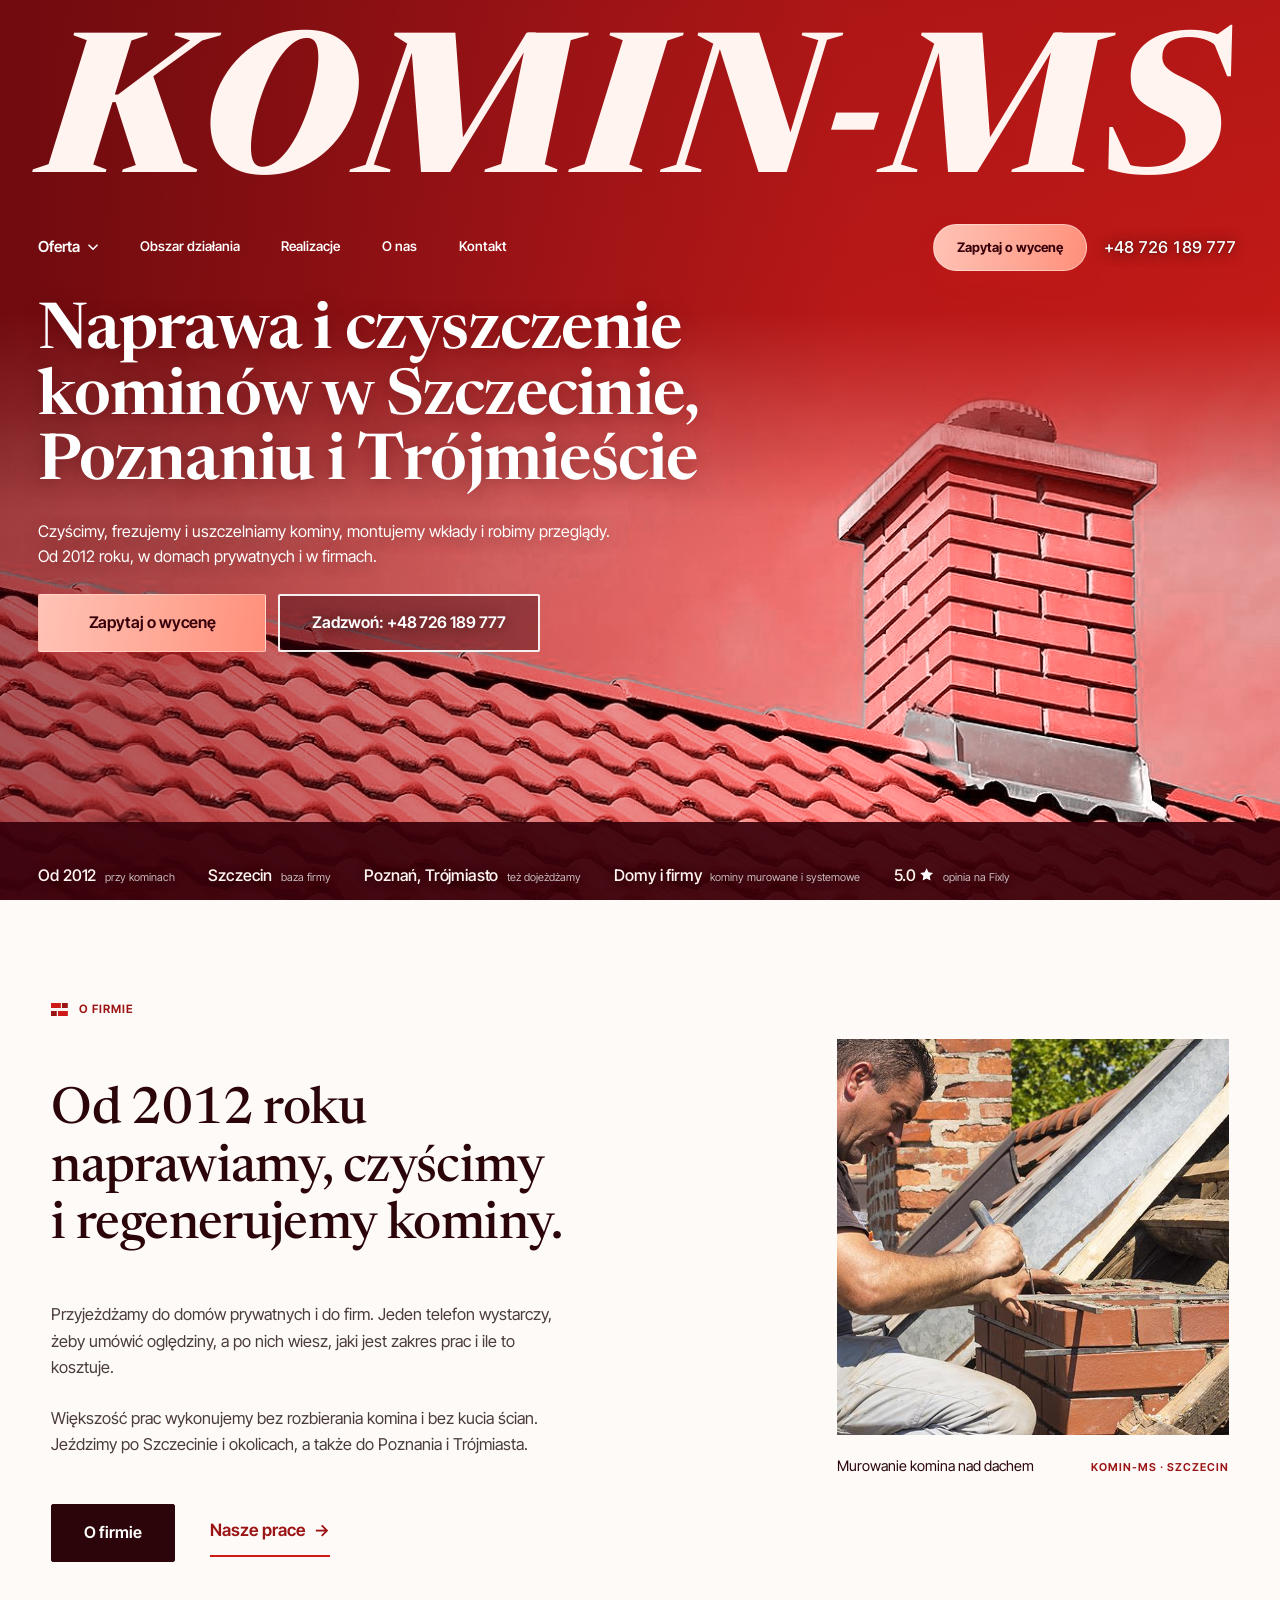
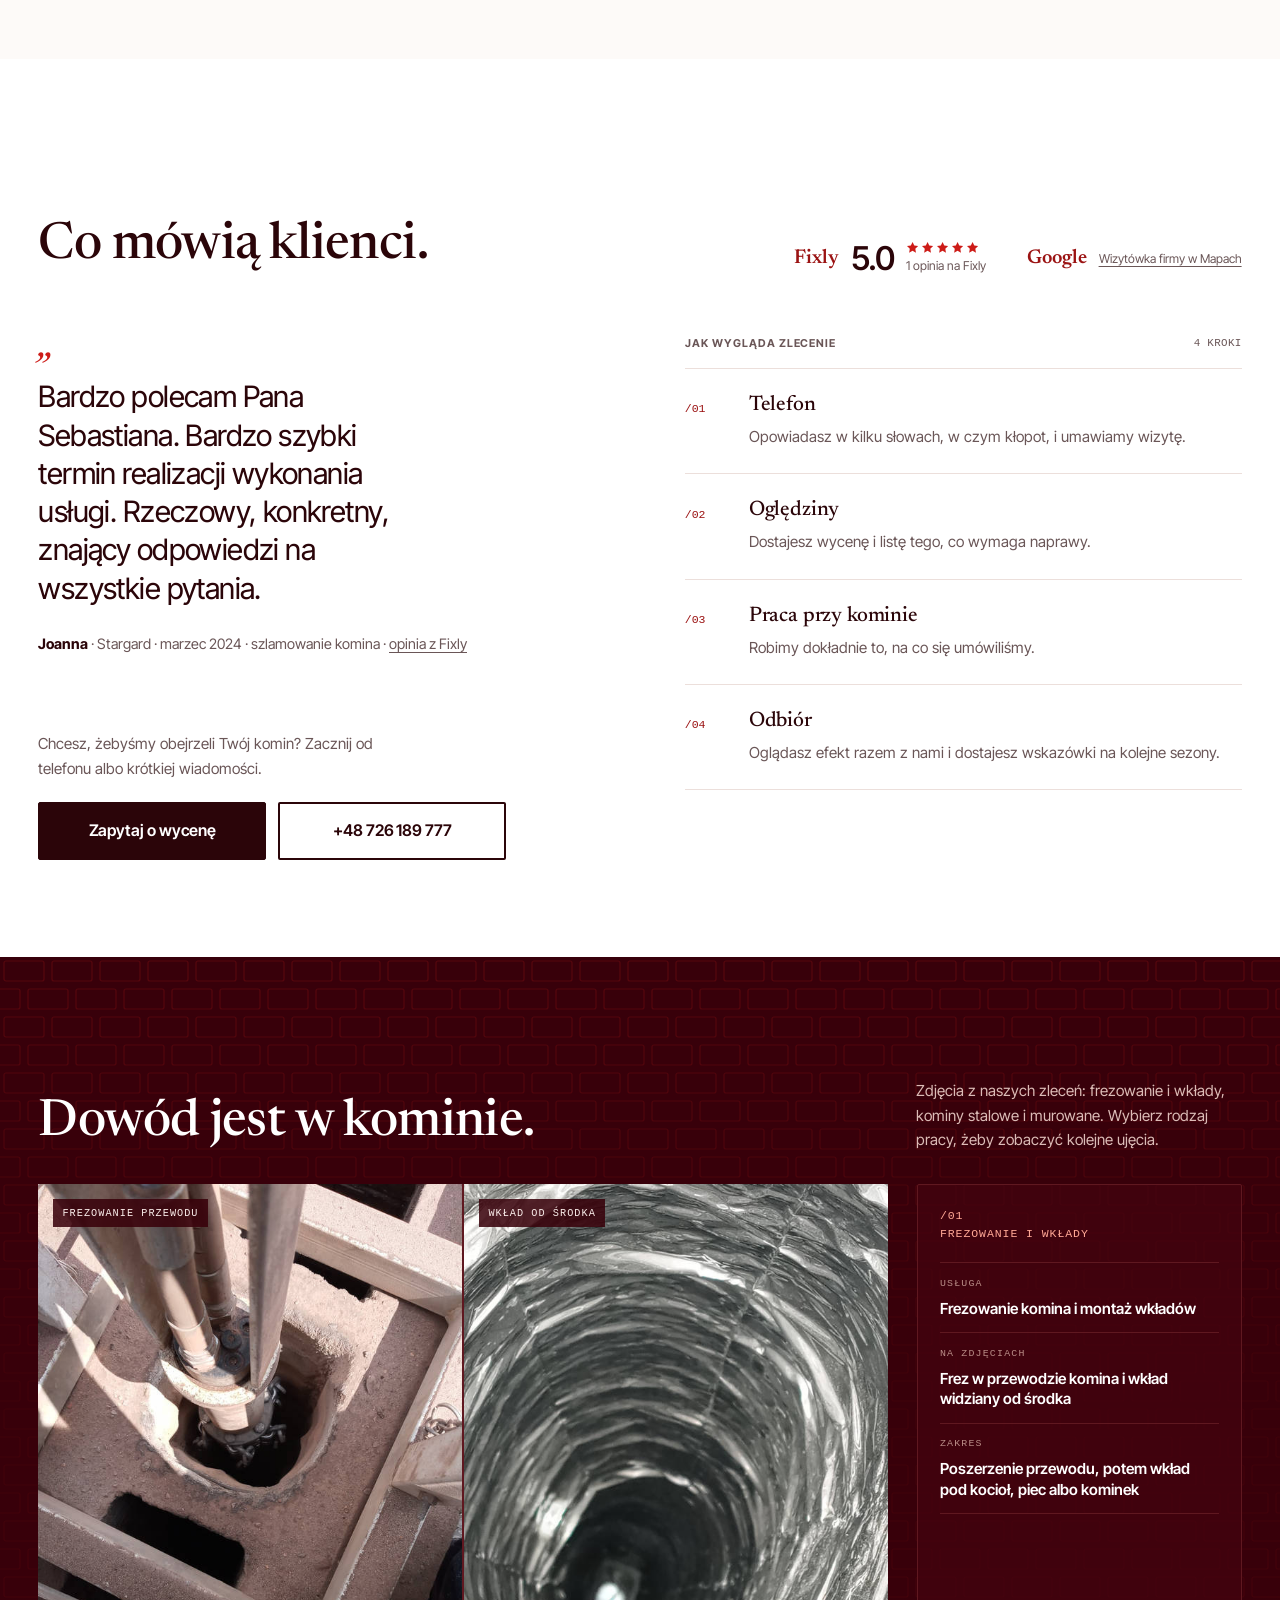
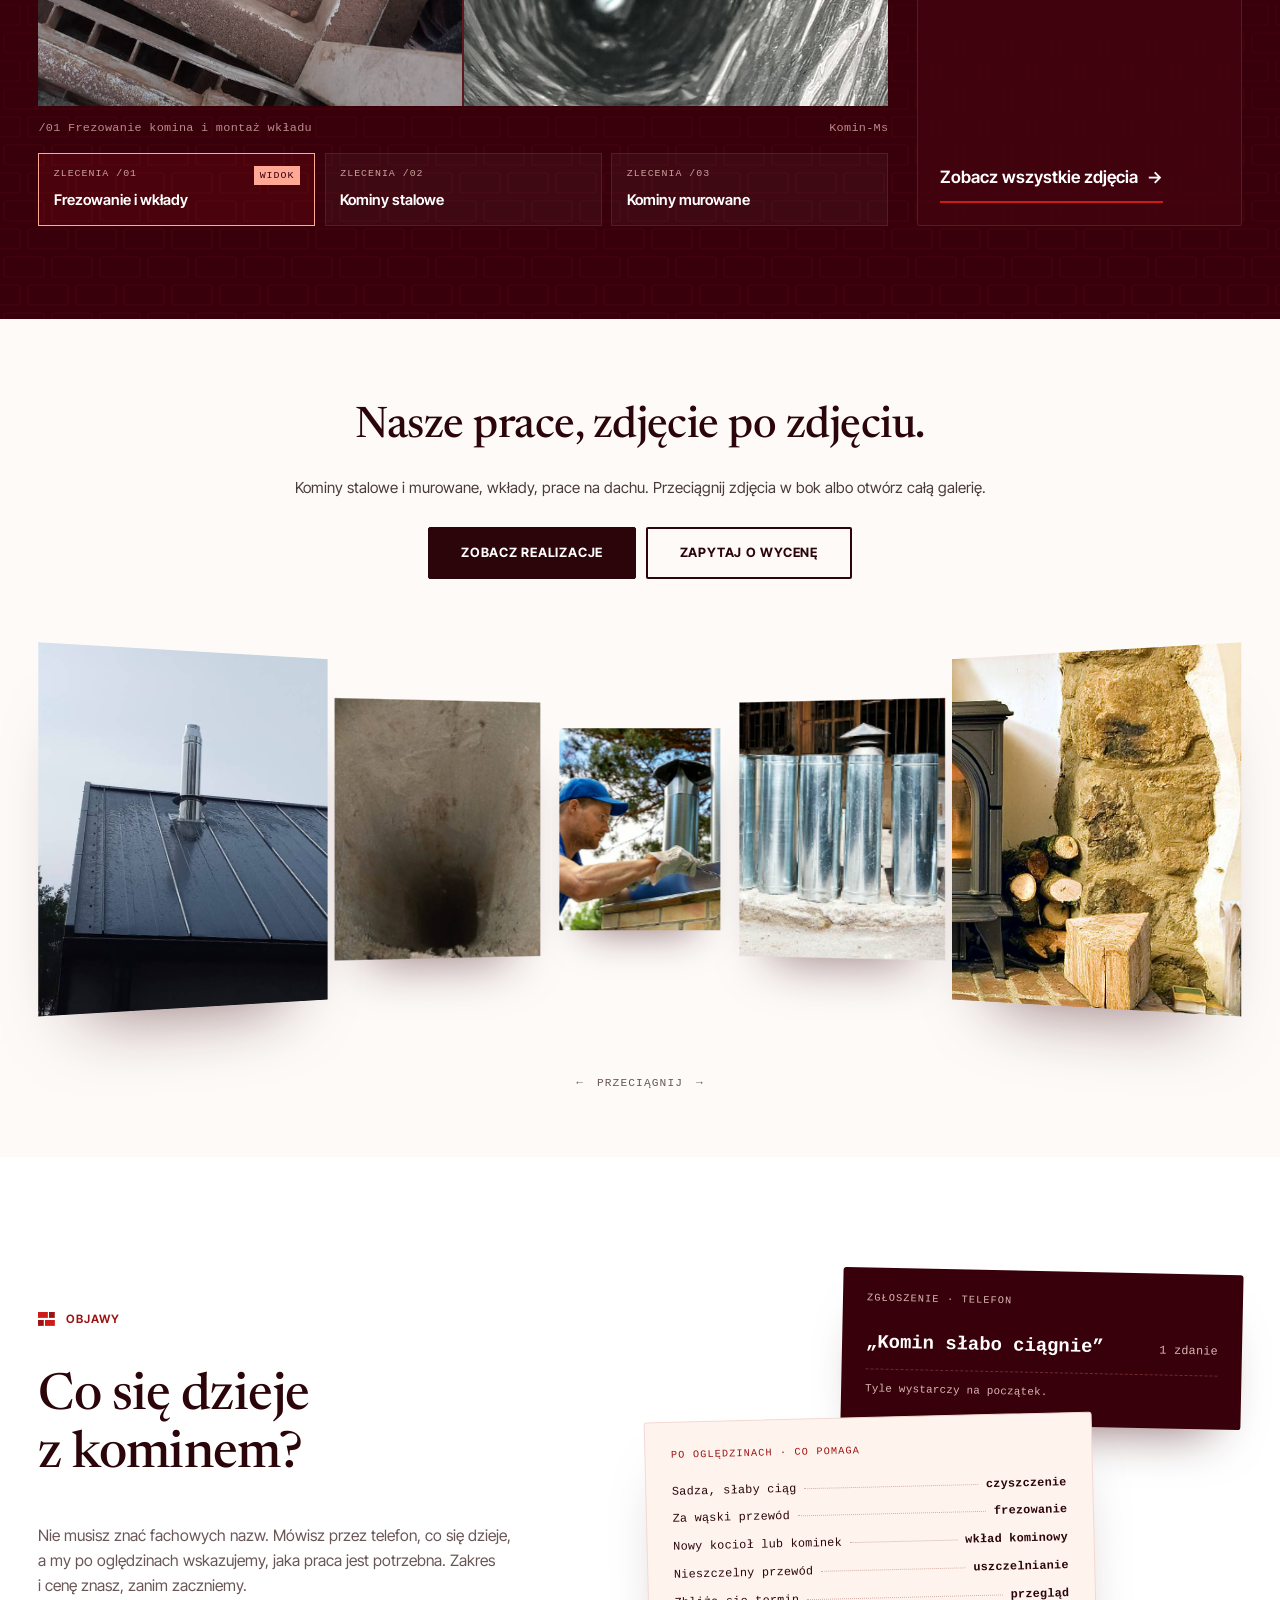
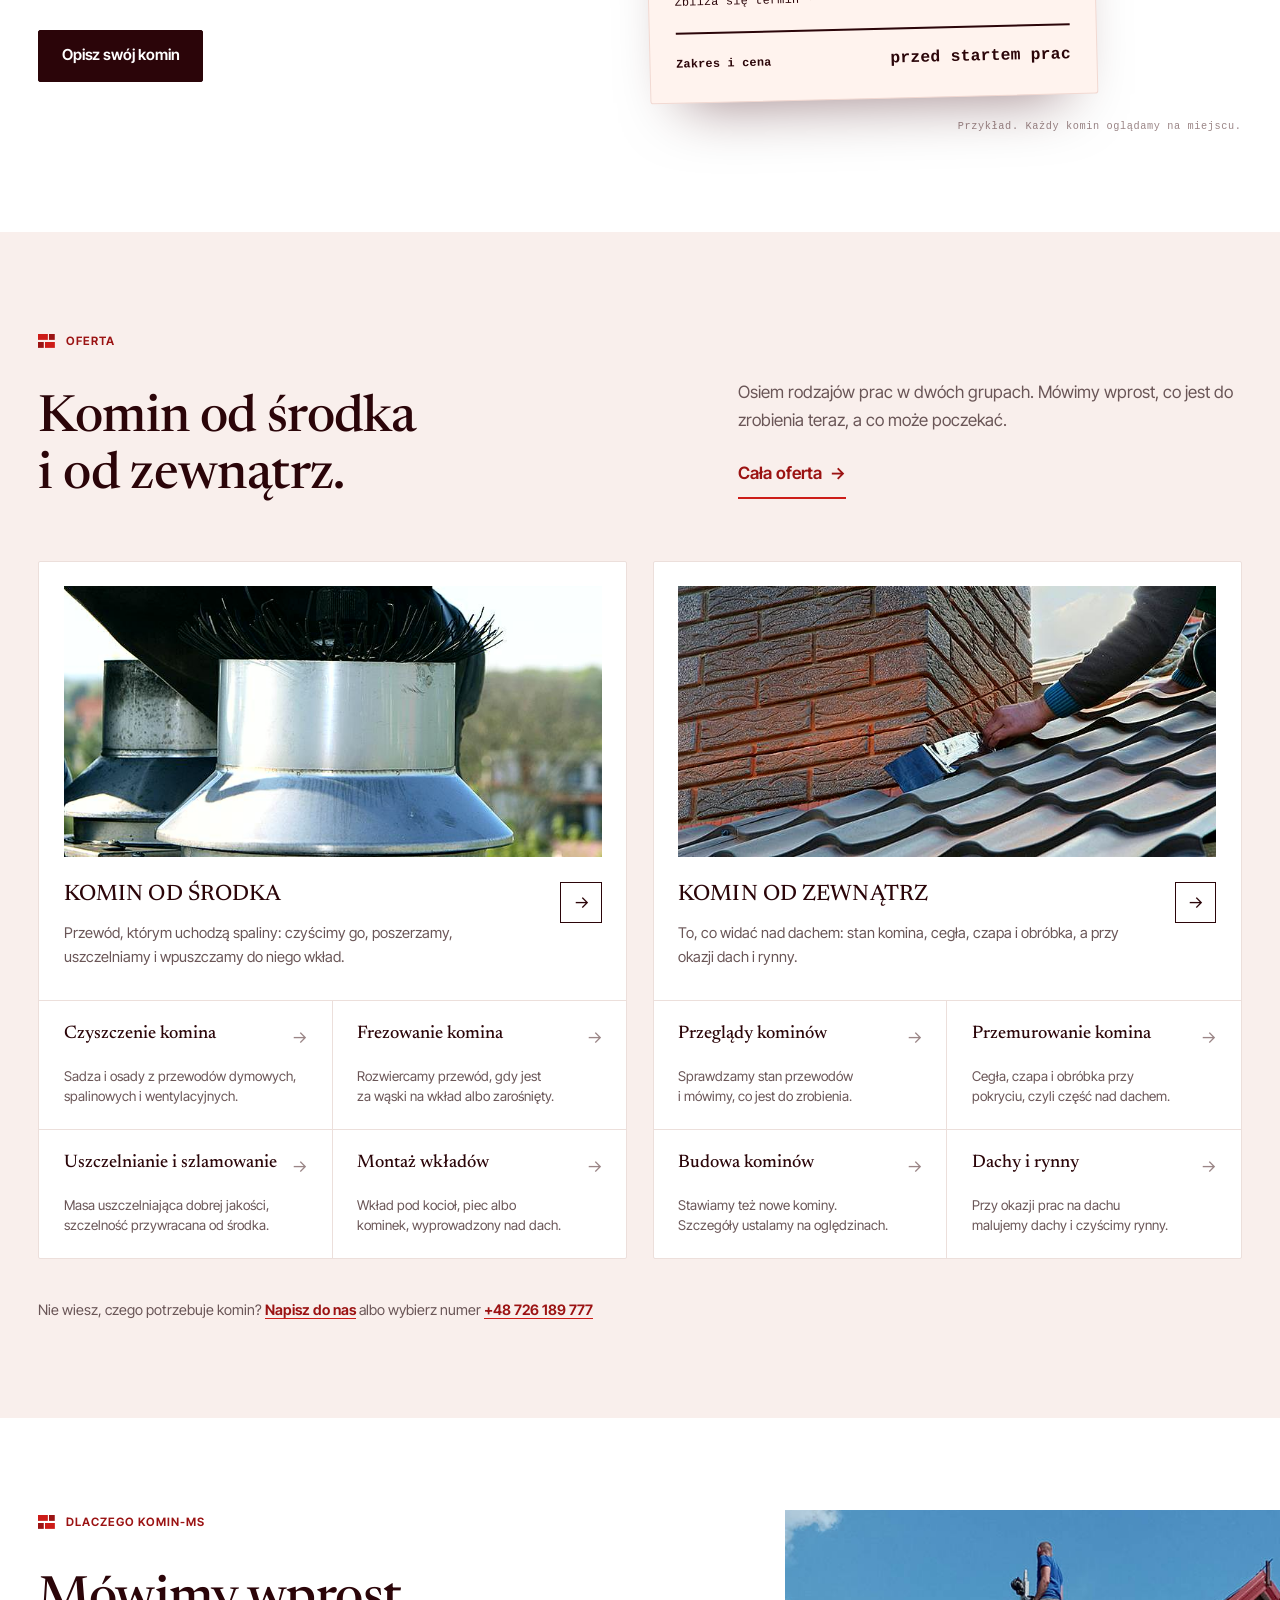
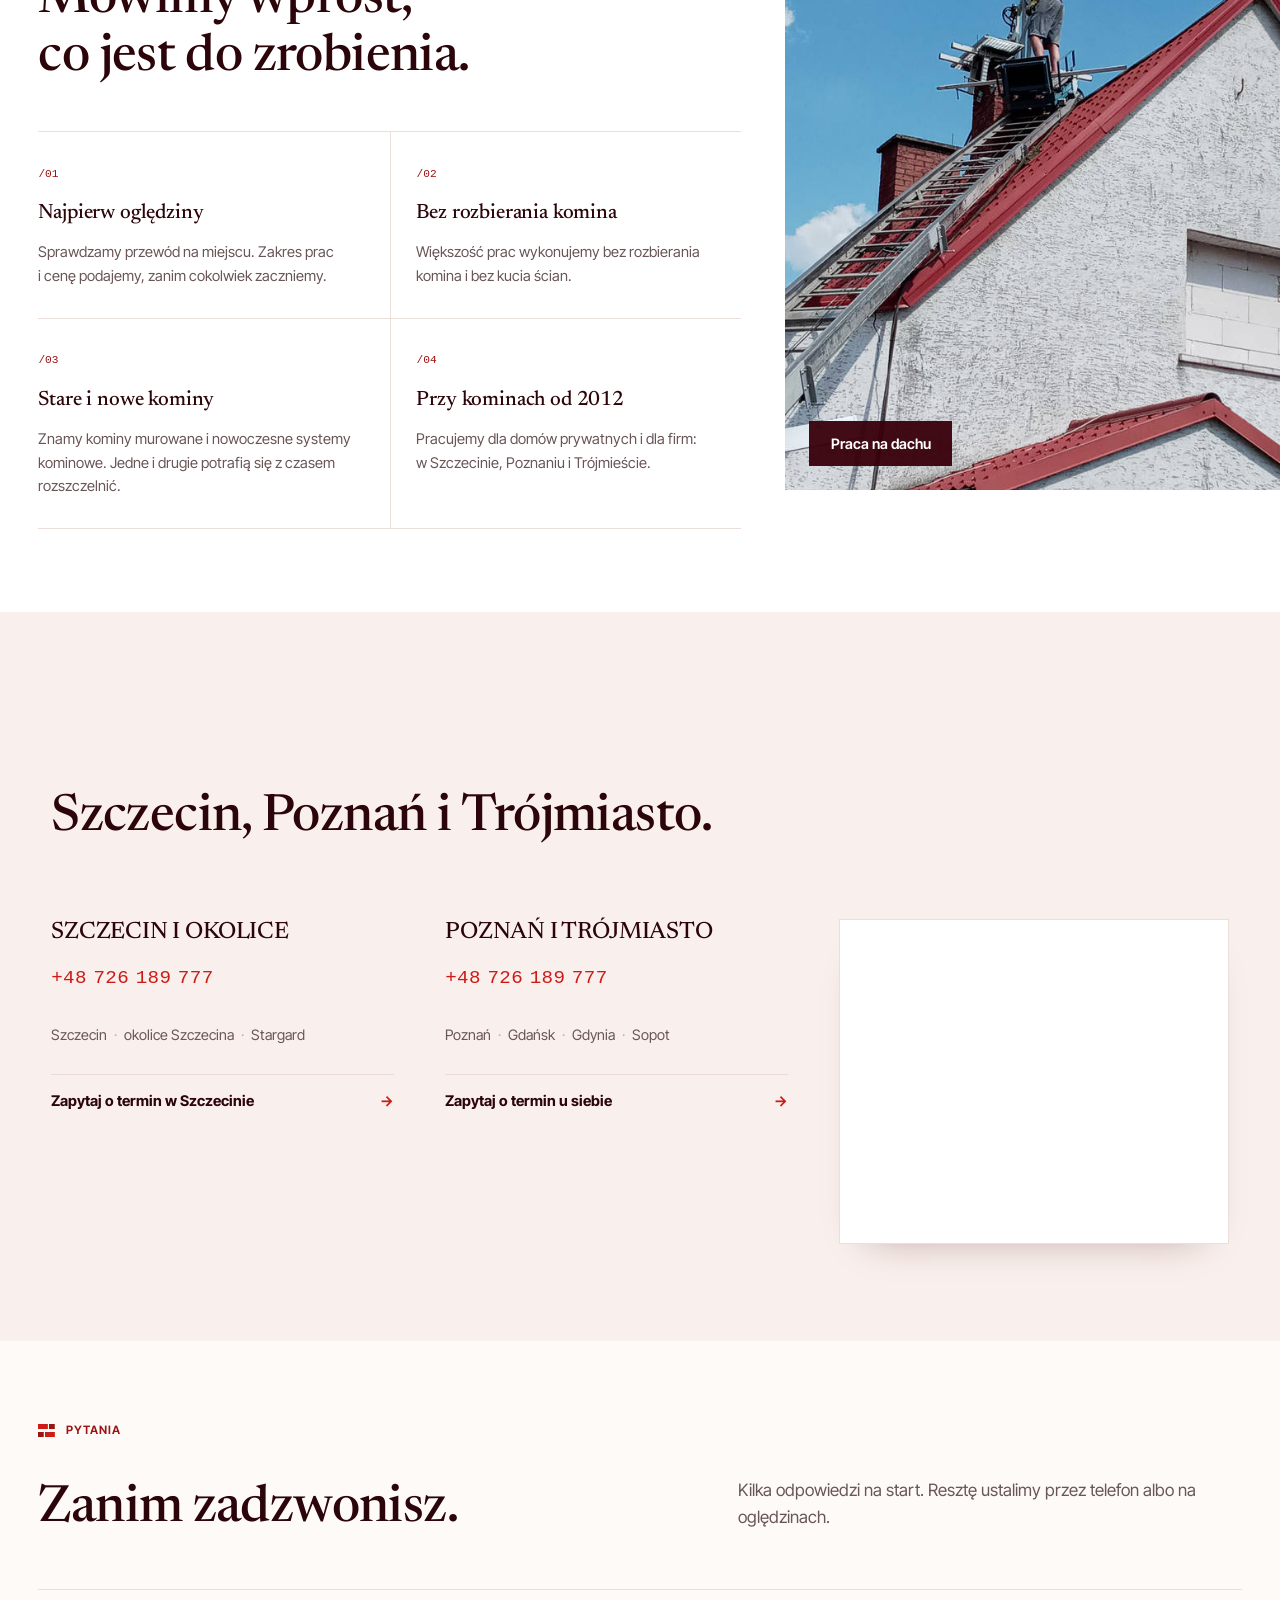
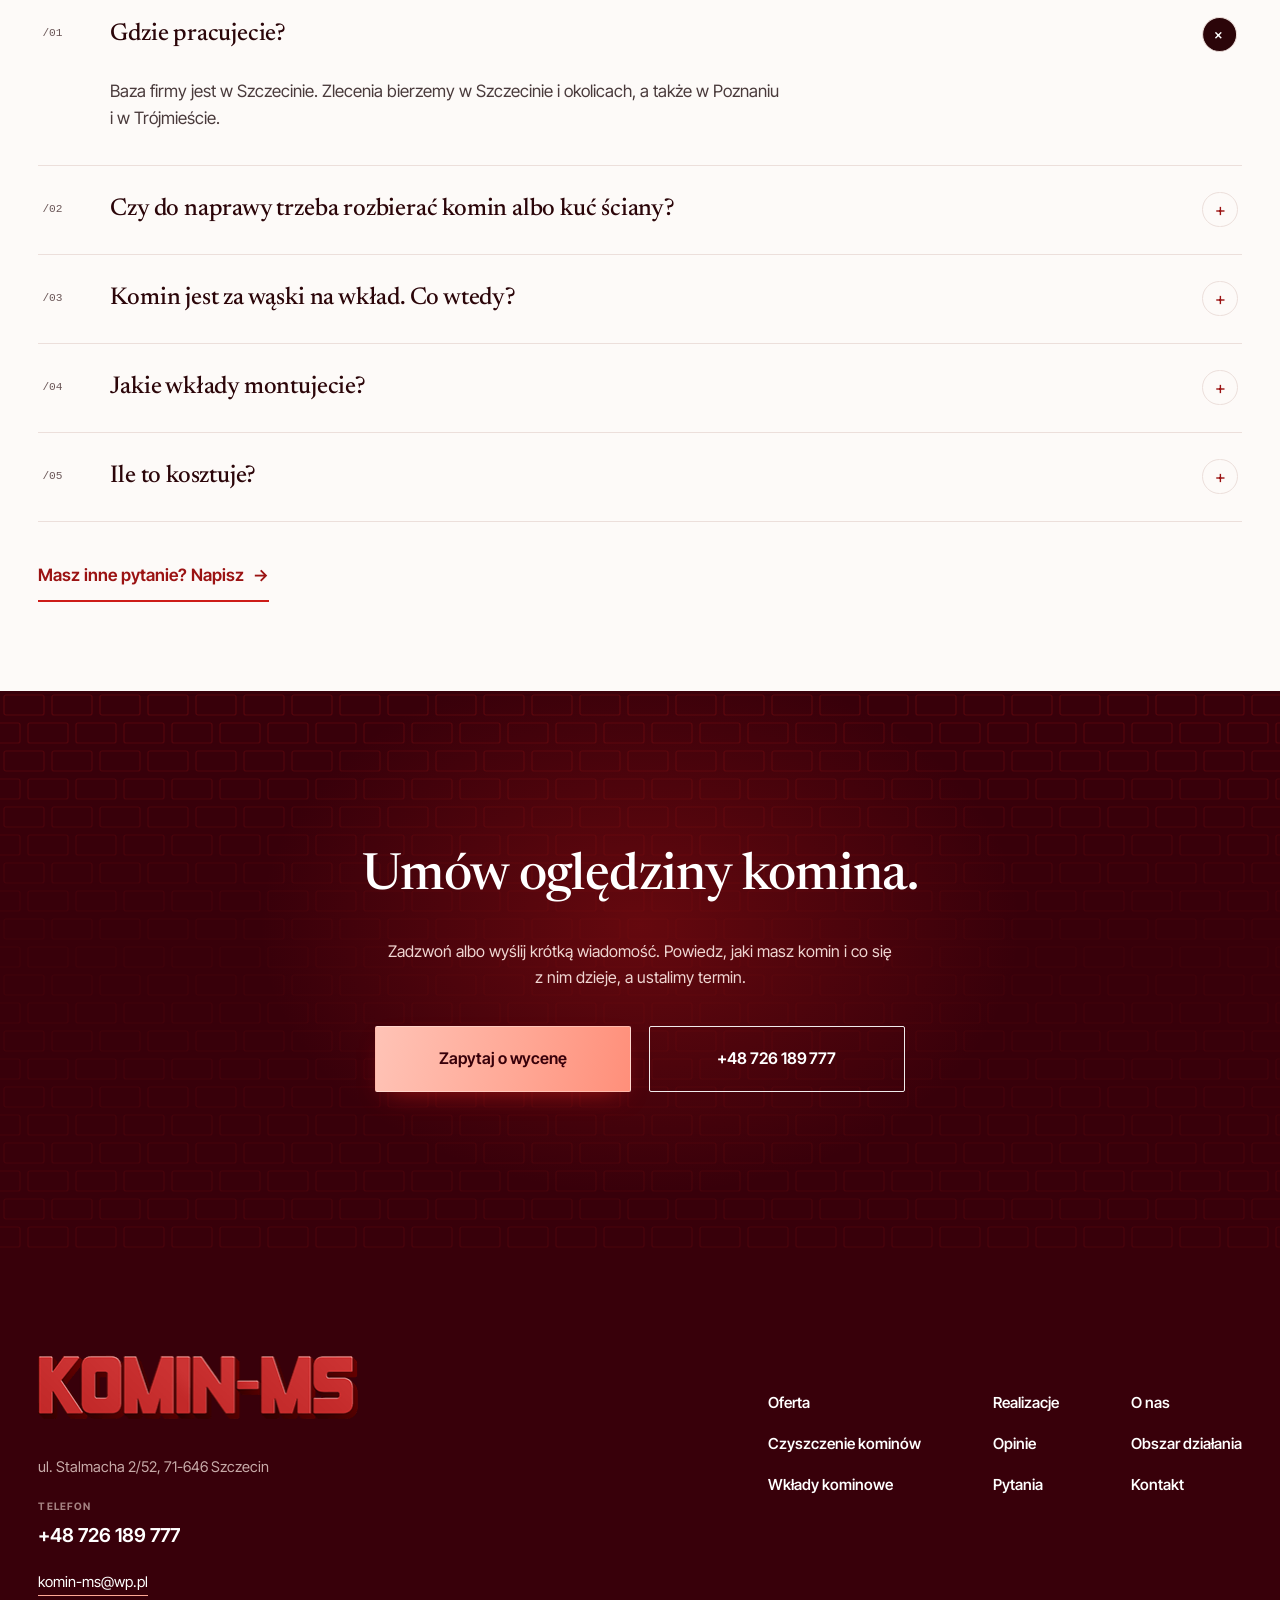
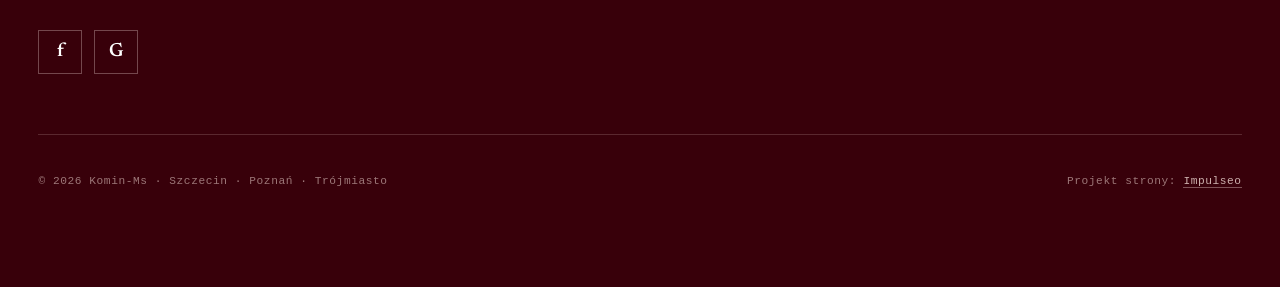
<file: index.html>
<!DOCTYPE html>
<html lang="pl">
<head>
<meta charset="UTF-8">
<meta name="viewport" content="width=device-width, initial-scale=1.0">
<title>Komin-Ms - naprawa i czyszczenie kominów · Szczecin</title>
<meta name="description" content="Komin-Ms, Szczecin. Czyszczenie, frezowanie, uszczelnianie i szlamowanie kominów, montaż wkładów kominowych, przeglądy. Domy prywatne i firmy. Tel. 726 189 777.">
<link rel="canonical" href="https://impulseo-pl.github.io/komin-ms/">
<meta name="robots" content="noindex, nofollow">
<meta property="og:type" content="website">
<meta property="og:locale" content="pl_PL">
<meta property="og:site_name" content="Komin-Ms">
<meta property="og:title" content="Komin-Ms - naprawa i czyszczenie kominów · Szczecin">
<meta property="og:description" content="Komin-Ms, Szczecin. Czyszczenie, frezowanie, uszczelnianie i szlamowanie kominów, montaż wkładów kominowych, przeglądy. Domy prywatne i firmy. Tel. 726 189 777.">
<meta property="og:url" content="https://impulseo-pl.github.io/komin-ms/">
<meta property="og:image" content="https://impulseo-pl.github.io/komin-ms/img/og.jpg">
<meta property="og:image:width" content="1200">
<meta property="og:image:height" content="630">
<meta name="twitter:card" content="summary_large_image">
<meta name="theme-color" content="#38000a">
<script type="application/ld+json">{"@context": "https://schema.org", "@type": "LocalBusiness", "name": "Komin-Ms", "url": "https://impulseo-pl.github.io/komin-ms/", "telephone": "+48726189777", "image": "https://impulseo-pl.github.io/komin-ms/img/og.jpg", "areaServed": "Szczecin", "sameAs": ["https://www.facebook.com/575456605868952", "https://www.google.com/maps/place/Komin-Ms/@53.44915,14.574339,17z/data=!4m6!3m5!1s0x4700d67212222bbf:0x6a33945247b6e052!8m2!3d53.44915!4d14.574339"]}</script>
<link rel="preconnect" href="https://fonts.googleapis.com">
<link rel="preconnect" href="https://fonts.gstatic.com" crossorigin>
<link href="https://fonts.googleapis.com/css2?family=Inter+Tight:wght@400;500;600;700&family=Newsreader:ital,opsz,wght@0,6..72,400;0,6..72,500;0,6..72,600;1,6..72,800&display=swap" rel="stylesheet">
<link rel="stylesheet" href="assets/styles.css?v=20261117b">
<meta name="nb-deploy" content="566d524d00af">
</head>
<body>
<a class="skip" href="#tresc">Przejdź do treści</a>
<header class="fh is-off" data-float="1">
<a class="fh-logo nav-logo" href="index.html" aria-label="Komin-Ms - strona główna"><img src="img/logo.png" alt="Komin-Ms" width="321" height="64"></a>
<nav class="nv" aria-label="Główne, pasek">
<div class="nv-drop">
<a class="nv-sum" href="oferta.html">Oferta <svg width="10" height="7" viewBox="0 0 10 7" fill="none" aria-hidden="true"><path d="M1 1.2l4 4 4-4" stroke="currentColor" stroke-width="1.6" stroke-linecap="round" stroke-linejoin="round"/></svg></a>
<div class="nv-panel">
<div class="nv-panel-head"><div><span>Oferta</span><strong>Komin od środka i&nbsp;od zewnątrz</strong></div><a class="nv-panel-all" href="oferta.html">Cała oferta &rarr;</a></div>
<div class="nv-panel-cols">
<div><a class="nv-cat" href="oferta.html#od-srodka">Komin od środka<small>Przewód dymowy, spalinowy, wentylacyjny</small></a><a class="nv-sub" href="oferta.html#czyszczenie">Czyszczenie komina<i aria-hidden="true">&rarr;</i></a><a class="nv-sub" href="oferta.html#frezowanie">Frezowanie komina<i aria-hidden="true">&rarr;</i></a><a class="nv-sub" href="oferta.html#uszczelnianie">Uszczelnianie i&nbsp;szlamowanie<i aria-hidden="true">&rarr;</i></a><a class="nv-sub" href="oferta.html#wklady">Montaż wkładów<i aria-hidden="true">&rarr;</i></a></div>
<div><a class="nv-cat" href="oferta.html#od-zewnatrz">Komin od zewnątrz<small>Nad dachem i&nbsp;na dachu</small></a><a class="nv-sub" href="oferta.html#przeglady">Przeglądy kominów<i aria-hidden="true">&rarr;</i></a><a class="nv-sub" href="oferta.html#przemurowanie">Przemurowanie komina<i aria-hidden="true">&rarr;</i></a><a class="nv-sub" href="oferta.html#budowa">Budowa kominów<i aria-hidden="true">&rarr;</i></a><a class="nv-sub" href="oferta.html#dachy">Dachy i&nbsp;rynny<i aria-hidden="true">&rarr;</i></a></div>
</div>
</div>
</div>
<a class="nv-a" href="index.html#obszar">Obszar działania</a>
<a class="nv-a" href="realizacje.html">Realizacje</a>
<a class="nv-a" href="o-nas.html">O&nbsp;nas</a>
<a class="nv-a" href="kontakt.html">Kontakt</a>
</nav>
<a class="pill" href="kontakt.html#formularz">Zapytaj o&nbsp;wycenę</a>
<a class="fh-tel" href="tel:+48726189777" aria-label="Telefon +48 726 189 777"><span>+48 726 189 777</span></a>
<details class="mnav">
<summary><span class="mnav-ico" aria-hidden="true"><i></i><i></i></span>Menu</summary>
<div class="mnav-panel">
<div class="mnav-meta"><span>Nawigacja</span><a href="tel:+48726189777">+48 726 189 777</a></div>
<a class="mnav-l" href="oferta.html">Oferta <i aria-hidden="true">&rarr;</i></a>
<div class="mnav-g"><b>Komin od środka</b><a class="mnav-s" href="oferta.html#czyszczenie">Czyszczenie komina</a><a class="mnav-s" href="oferta.html#frezowanie">Frezowanie komina</a><a class="mnav-s" href="oferta.html#uszczelnianie">Uszczelnianie i&nbsp;szlamowanie</a><a class="mnav-s" href="oferta.html#wklady">Montaż wkładów</a><b>Komin od zewnątrz</b><a class="mnav-s" href="oferta.html#przeglady">Przeglądy kominów</a><a class="mnav-s" href="oferta.html#przemurowanie">Przemurowanie komina</a><a class="mnav-s" href="oferta.html#budowa">Budowa kominów</a><a class="mnav-s" href="oferta.html#dachy">Dachy i&nbsp;rynny</a></div>
<a class="mnav-l" href="index.html#obszar">Obszar działania <i aria-hidden="true">&rarr;</i></a>
<a class="mnav-l" href="realizacje.html">Realizacje <i aria-hidden="true">&rarr;</i></a>
<a class="mnav-l" href="o-nas.html">O&nbsp;nas <i aria-hidden="true">&rarr;</i></a>
<a class="mnav-l" href="kontakt.html">Kontakt <i aria-hidden="true">&rarr;</i></a>
<a class="btn btn--teal" href="kontakt.html#formularz">Zapytaj o&nbsp;wycenę</a>
</div>
</details>
</header>
<main id="tresc">
<section class="hero">
<div class="hero-media"><img src="img/hero.jpg" alt="Komin z cegły na dachu z czerwonej dachówki" width="1920" height="600" fetchpriority="high"></div>
<div class="mast">
<a class="wordmark" href="index.html" aria-label="Komin-Ms">
<svg viewBox="0 0 1000 138" preserveAspectRatio="xMidYMid meet" role="img" aria-hidden="true"><text x="4" y="128" font-size="162" textLength="986" lengthAdjust="spacing">KOMIN-MS</text></svg>
</a>
<div class="mast-row">
<nav class="nv" aria-label="Główne">
<div class="nv-drop">
<a class="nv-sum" href="oferta.html">Oferta <svg width="10" height="7" viewBox="0 0 10 7" fill="none" aria-hidden="true"><path d="M1 1.2l4 4 4-4" stroke="currentColor" stroke-width="1.6" stroke-linecap="round" stroke-linejoin="round"/></svg></a>
<div class="nv-panel">
<div class="nv-panel-head"><div><span>Oferta</span><strong>Komin od środka i&nbsp;od zewnątrz</strong></div><a class="nv-panel-all" href="oferta.html">Cała oferta &rarr;</a></div>
<div class="nv-panel-cols">
<div><a class="nv-cat" href="oferta.html#od-srodka">Komin od środka<small>Przewód dymowy, spalinowy, wentylacyjny</small></a><a class="nv-sub" href="oferta.html#czyszczenie">Czyszczenie komina<i aria-hidden="true">&rarr;</i></a><a class="nv-sub" href="oferta.html#frezowanie">Frezowanie komina<i aria-hidden="true">&rarr;</i></a><a class="nv-sub" href="oferta.html#uszczelnianie">Uszczelnianie i&nbsp;szlamowanie<i aria-hidden="true">&rarr;</i></a><a class="nv-sub" href="oferta.html#wklady">Montaż wkładów<i aria-hidden="true">&rarr;</i></a></div>
<div><a class="nv-cat" href="oferta.html#od-zewnatrz">Komin od zewnątrz<small>Nad dachem i&nbsp;na dachu</small></a><a class="nv-sub" href="oferta.html#przeglady">Przeglądy kominów<i aria-hidden="true">&rarr;</i></a><a class="nv-sub" href="oferta.html#przemurowanie">Przemurowanie komina<i aria-hidden="true">&rarr;</i></a><a class="nv-sub" href="oferta.html#budowa">Budowa kominów<i aria-hidden="true">&rarr;</i></a><a class="nv-sub" href="oferta.html#dachy">Dachy i&nbsp;rynny<i aria-hidden="true">&rarr;</i></a></div>
</div>
</div>
</div>
<a class="nv-a" href="index.html#obszar">Obszar działania</a>
<a class="nv-a" href="realizacje.html">Realizacje</a>
<a class="nv-a" href="o-nas.html">O&nbsp;nas</a>
<a class="nv-a" href="kontakt.html">Kontakt</a>
</nav>
<div class="nv-acts">
<a class="pill" href="kontakt.html#formularz">Zapytaj o&nbsp;wycenę</a>
<a class="nv-tel" href="tel:+48726189777">+48 726 189 777</a>
</div>
</div>
</div>
<div class="hero-copy">
<h1>Naprawa i&nbsp;czyszczenie kominów w&nbsp;Szczecinie, Poznaniu i&nbsp;Trójmieście</h1>
<p class="hero-lead">Czyścimy, frezujemy i&nbsp;uszczelniamy kominy, montujemy wkłady i&nbsp;robimy przeglądy. Od 2012 roku, w&nbsp;domach prywatnych i&nbsp;w firmach.</p>
<div class="hero-btns">
<a class="btn btn--teal" href="kontakt.html#formularz">Zapytaj o&nbsp;wycenę</a>
<a class="btn btn--line" href="tel:+48726189777">Zadzwoń: +48 726 189 777</a>
</div>
</div>
<div class="trust"><div class="trust-in"><div class="tf"><span class="k">Od 2012</span><span class="v">przy kominach</span></div><div class="tf"><span class="k">Szczecin</span><span class="v">baza firmy</span></div><div class="tf"><span class="k">Poznań, Trójmiasto</span><span class="v">też dojeżdżamy</span></div><div class="tf"><span class="k">Domy i&nbsp;firmy</span><span class="v">kominy murowane i&nbsp;systemowe</span></div><a class="tf" href="https://fixly.pl/profil/komin-ms" target="_blank" rel="noopener"><span class="k">5.0 <svg viewBox="0 0 20 20" fill="currentColor" aria-hidden="true"><path d="M10 1.6l2.6 5.4 5.9.8-4.3 4.1 1 5.9L10 15l-5.2 2.8 1-5.9L1.5 7.8l5.9-.8z"/></svg></span><span class="v">opinia na Fixly</span></a></div></div>
</section>

<section class="sec about" id="o-firmie">
<div class="about-row wrap">
<div>
<p class="eb" data-rv>O&nbsp;firmie</p>
<h2 data-rv>Od 2012 roku naprawiamy, czyścimy i&nbsp;regenerujemy kominy.</h2>
<div class="about-txt" data-rv>
<p>Przyjeżdżamy do domów prywatnych i&nbsp;do firm. Jeden telefon wystarczy, żeby umówić oględziny, a&nbsp;po nich wiesz, jaki jest zakres prac i&nbsp;ile to kosztuje.</p>
<p>Większość prac wykonujemy bez rozbierania komina i&nbsp;bez kucia ścian. Jeździmy po Szczecinie i&nbsp;okolicach, a&nbsp;także do Poznania i&nbsp;Trójmiasta.</p>
</div>
<div class="about-acts" data-rv>
<a class="btn btn--ink" href="o-nas.html">O&nbsp;firmie</a>
<a class="lnk" href="realizacje.html">Nasze prace <span class="ar" aria-hidden="true">&rarr;</span></a>
</div>
</div>
<figure class="about-fig" data-rv>
<div class="ph"><img src="img/about.jpg" alt="Murowanie komina nad dachem" width="768" height="576" decoding="async"></div>
<figcaption class="cap"><span>Murowanie komina nad dachem</span><b>Komin-Ms · Szczecin</b></figcaption>
</figure>
</div>
</section>

<section class="sec sec--white" id="opinie">
<div class="shell wrap">
<div class="rv-head">
<div>
<p class="eb" data-rv>Opinie</p>
<h2 data-rv>Co mówią klienci.</h2>
</div>
<div class="rate" data-rv>
<a class="rate-item" href="https://fixly.pl/profil/komin-ms" target="_blank" rel="noopener"><span class="rate-src">Fixly</span><span class="rate-num">5.0</span><span class="rate-meta"><span class="stars" role="img" aria-label="5 na 5"><svg viewBox="0 0 20 20" fill="currentColor" aria-hidden="true"><path d="M10 1.6l2.6 5.4 5.9.8-4.3 4.1 1 5.9L10 15l-5.2 2.8 1-5.9L1.5 7.8l5.9-.8z"/></svg><svg viewBox="0 0 20 20" fill="currentColor" aria-hidden="true"><path d="M10 1.6l2.6 5.4 5.9.8-4.3 4.1 1 5.9L10 15l-5.2 2.8 1-5.9L1.5 7.8l5.9-.8z"/></svg><svg viewBox="0 0 20 20" fill="currentColor" aria-hidden="true"><path d="M10 1.6l2.6 5.4 5.9.8-4.3 4.1 1 5.9L10 15l-5.2 2.8 1-5.9L1.5 7.8l5.9-.8z"/></svg><svg viewBox="0 0 20 20" fill="currentColor" aria-hidden="true"><path d="M10 1.6l2.6 5.4 5.9.8-4.3 4.1 1 5.9L10 15l-5.2 2.8 1-5.9L1.5 7.8l5.9-.8z"/></svg><svg viewBox="0 0 20 20" fill="currentColor" aria-hidden="true"><path d="M10 1.6l2.6 5.4 5.9.8-4.3 4.1 1 5.9L10 15l-5.2 2.8 1-5.9L1.5 7.8l5.9-.8z"/></svg></span><span>1 opinia na Fixly</span></span></a>
<a class="rate-item" href="https://www.google.com/maps/place/Komin-Ms/@53.44915,14.574339,17z/data=!4m6!3m5!1s0x4700d67212222bbf:0x6a33945247b6e052!8m2!3d53.44915!4d14.574339" target="_blank" rel="noopener"><span class="rate-src">Google</span><span class="rate-meta"><u>Wizytówka firmy w&nbsp;Mapach</u></span></a>
</div>
</div>
<div class="rv-body">
<div data-rv>
<span class="rv-mark" aria-hidden="true">&bdquo;</span>
<blockquote class="rv-quote">Bardzo polecam Pana Sebastiana. Bardzo szybki termin realizacji wykonania usługi. Rzeczowy, konkretny, znający odpowiedzi na wszystkie pytania.</blockquote>
<p class="rv-by"><strong>Joanna</strong> · Stargard · marzec 2024 · szlamowanie komina · <a href="https://fixly.pl/profil/komin-ms" target="_blank" rel="noopener">opinia z&nbsp;Fixly</a></p>
<div class="rv-cta">
<p>Chcesz, żebyśmy obejrzeli Twój komin? Zacznij od telefonu albo krótkiej wiadomości.</p>
<div class="hero-btns">
<a class="btn btn--ink" href="kontakt.html#formularz">Zapytaj o&nbsp;wycenę</a>
<a class="btn btn--frame" href="tel:+48726189777">+48 726 189 777</a>
</div>
</div>
</div>
<div data-rv style="--d:.1s">
<div class="steps-bar"><span>Jak wygląda zlecenie</span><span>4 kroki</span></div>
<div class="step"><span class="no">/01</span><h3>Telefon</h3><p>Opowiadasz w&nbsp;kilku słowach, w&nbsp;czym kłopot, i&nbsp;umawiamy wizytę.</p></div><div class="step"><span class="no">/02</span><h3>Oględziny</h3><p>Dostajesz wycenę i&nbsp;listę tego, co wymaga naprawy.</p></div><div class="step"><span class="no">/03</span><h3>Praca przy kominie</h3><p>Robimy dokładnie to, na co się umówiliśmy.</p></div><div class="step"><span class="no">/04</span><h3>Odbiór</h3><p>Oglądasz efekt razem z&nbsp;nami i&nbsp;dostajesz wskazówki na kolejne sezony.</p></div>
</div>
</div>
</div>
</section>

<section class="sec--dark bricks on-dark proof" id="zlecenia">
<div class="shell wrap">
<div class="proof-head">
<div>
<p class="eb" data-rv>Z&nbsp;naszych zleceń</p>
<h2 data-rv>Dowód jest w&nbsp;kominie.</h2>
</div>
<p data-rv>Zdjęcia z&nbsp;naszych zleceń: frezowanie i&nbsp;wkłady, kominy stalowe i&nbsp;murowane. Wybierz rodzaj pracy, żeby zobaczyć kolejne ujęcia.</p>
</div>
<div class="proof-grid" data-rv>
<div>
<div class="job" data-jobpane="wklady" id="job-wklady" role="tabpanel" aria-labelledby="tab-wklady">
<div class="pair">
<figure><img src="img/f8.jpg" alt="Frez z łańcuchami opuszczany do przewodu kominowego" width="600" height="800" loading="lazy" decoding="async"><figcaption>Frezowanie przewodu</figcaption></figure>
<figure><img src="img/f5.jpg" alt="Wkład kominowy widziany od środka przewodu" width="600" height="800" loading="lazy" decoding="async"><figcaption>Wkład od środka</figcaption></figure>
</div>
<p class="job-cap"><span>/01 Frezowanie komina i&nbsp;montaż wkładu</span><span>Komin-Ms</span></p>
</div>
<div class="job" data-jobpane="stalowe" id="job-stalowe" role="tabpanel" aria-labelledby="tab-stalowe" hidden>
<div class="pair">
<figure><img src="img/f4.jpg" alt="Stalowe elementy kominowe na dachu płaskim" width="600" height="800" loading="lazy" decoding="async"><figcaption>Na dachu</figcaption></figure>
<figure><img src="img/f6.jpg" alt="Stalowe przewody kominowe na elewacji kamienicy" width="600" height="800" loading="lazy" decoding="async"><figcaption>Na elewacji</figcaption></figure>
</div>
<p class="job-cap"><span>/02 Kominy i&nbsp;przewody stalowe</span><span>Komin-Ms</span></p>
</div>
<div class="job" data-jobpane="murowane" id="job-murowane" role="tabpanel" aria-labelledby="tab-murowane" hidden>
<div class="pair">
<figure><img src="img/f1.jpg" alt="Wysoki komin w rusztowaniu przy domu" width="600" height="800" loading="lazy" decoding="async"><figcaption>W&nbsp;rusztowaniu</figcaption></figure>
<figure><img src="img/f2.jpg" alt="Murowany przewód kominowy widziany od środka" width="600" height="800" loading="lazy" decoding="async"><figcaption>Przewód od środka</figcaption></figure>
</div>
<p class="job-cap"><span>/03 Kominy murowane</span><span>Komin-Ms</span></p>
</div>
<div class="film" role="tablist" aria-label="Rodzaj pracy"><button class="film-b" type="button" role="tab" id="tab-wklady" aria-controls="job-wklady" aria-selected="true" data-job="wklady"><small><span>Zlecenia /01</span><em>Widok</em></small><span>Frezowanie i&nbsp;wkłady</span></button><button class="film-b" type="button" role="tab" id="tab-stalowe" aria-controls="job-stalowe" aria-selected="false" data-job="stalowe" tabindex="-1"><small><span>Zlecenia /02</span><em>Widok</em></small><span>Kominy stalowe</span></button><button class="film-b" type="button" role="tab" id="tab-murowane" aria-controls="job-murowane" aria-selected="false" data-job="murowane" tabindex="-1"><small><span>Zlecenia /03</span><em>Widok</em></small><span>Kominy murowane</span></button></div>
</div>
<aside class="panel">
<div data-jobpane="wklady"><p class="panel-t">/01<br>Frezowanie i&nbsp;wkłady</p><dl><div><dt>Usługa</dt><dd>Frezowanie komina i&nbsp;montaż wkładów</dd></div><div><dt>Na zdjęciach</dt><dd>Frez w&nbsp;przewodzie komina i&nbsp;wkład widziany od środka</dd></div><div><dt>Zakres</dt><dd>Poszerzenie przewodu, potem wkład pod kocioł, piec albo kominek</dd></div></dl></div><div data-jobpane="stalowe" hidden><p class="panel-t">/02<br>Kominy stalowe</p><dl><div><dt>Usługa</dt><dd>Budowa kominów</dd></div><div><dt>Na zdjęciach</dt><dd>Stalowe przewody na dachu płaskim i&nbsp;na elewacji kamienicy</dd></div><div><dt>Zakres</dt><dd>Prace dla domów prywatnych i&nbsp;dla firm</dd></div></dl></div><div data-jobpane="murowane" hidden><p class="panel-t">/03<br>Kominy murowane</p><dl><div><dt>Usługa</dt><dd>Przemurowanie i&nbsp;naprawa komina</dd></div><div><dt>Na zdjęciach</dt><dd>Komin w&nbsp;rusztowaniu i&nbsp;murowany przewód widziany od środka</dd></div><div><dt>Zakres</dt><dd>Cegła, czapa i&nbsp;obróbka przy pokryciu</dd></div></dl></div>
<a class="lnk" href="realizacje.html">Zobacz wszystkie zdjęcia <span class="ar" aria-hidden="true">&rarr;</span></a>
</aside>
</div>
</div>
</section>

<section class="ribbon-sec" id="prace">
<div class="ribbon-copy wrap">
<h2 data-rv>Nasze prace, zdjęcie po zdjęciu.</h2>
<p data-rv>Kominy stalowe i&nbsp;murowane, wkłady, prace na dachu. Przeciągnij zdjęcia w&nbsp;bok albo otwórz całą galerię.</p>
<div class="ribbon-acts" data-rv>
<a class="btn btn--ink btn--caps" href="realizacje.html">Zobacz realizacje</a>
<a class="btn btn--frame btn--caps" href="kontakt.html#formularz">Zapytaj o&nbsp;wycenę</a>
</div>
</div>
<div class="ribbon" tabindex="0" role="group" aria-label="Zdjęcia realizacji. Strzałki w lewo i w prawo przesuwają zdjęcia."><figure class="rb"><img src="img/g1.jpg" alt="Monter przy stalowym kominie na dachu" width="768" height="576" loading="lazy" decoding="async"></figure><figure class="rb"><img src="img/g2.jpg" alt="Stalowe rury i nasady kominowe" width="768" height="576" loading="lazy" decoding="async"></figure><figure class="rb"><img src="img/g10.jpg" alt="Piec wolnostojący we wnętrzu" width="1920" height="600" loading="lazy" decoding="async"></figure><figure class="rb"><img src="img/g11.jpg" alt="Dwa kominy z cegły nad dachem" width="1920" height="600" loading="lazy" decoding="async"></figure><figure class="rb"><img src="img/f3.jpg" alt="Stalowy komin na dachu z czarnej blachy" width="600" height="800" loading="lazy" decoding="async"></figure><figure class="rb"><img src="img/f9.jpg" alt="Przewód kominowy widziany od środka" width="600" height="800" loading="lazy" decoding="async"></figure></div>
<p class="ribbon-hint" aria-hidden="true"><span>&larr;</span> przeciągnij <span>&rarr;</span></p>
</section>

<section class="sec sec--white promo">
<div class="shell wrap promo-row">
<div>
<p class="eb" data-rv>Objawy</p>
<h2 data-rv>Co się dzieje z&nbsp;kominem?</h2>
<p class="promo-txt" data-rv>Nie musisz znać fachowych nazw. Mówisz przez telefon, co się dzieje, a&nbsp;my po oględzinach wskazujemy, jaka praca jest potrzebna. Zakres i&nbsp;cenę znasz, zanim zaczniemy.</p>
<div class="promo-act" data-rv><a class="btn btn--ink" href="kontakt.html#formularz">Opisz swój komin</a></div>
</div>
<figure class="tickets" data-rv>
<div class="ticket ticket--dark">
<p class="ticket-h">Zgłoszenie · telefon</p>
<p class="ticket-one"><strong>&bdquo;Komin słabo ciągnie&rdquo;</strong><span>1 zdanie</span></p>
<p class="ticket-note">Tyle wystarczy na początek.</p>
</div>
<div class="ticket ticket--paper">
<p class="ticket-h">Po oględzinach · co pomaga</p>
<ul>
<li><span>Sadza, słaby ciąg</span><i></i><b>czyszczenie</b></li>
<li><span>Za wąski przewód</span><i></i><b>frezowanie</b></li>
<li><span>Nowy kocioł lub kominek</span><i></i><b>wkład kominowy</b></li>
<li><span>Nieszczelny przewód</span><i></i><b>uszczelnianie</b></li>
<li><span>Zbliża się termin</span><i></i><b>przegląd</b></li>
</ul>
<p class="ticket-sum"><span>Zakres i&nbsp;cena</span><strong>przed startem prac</strong></p>
</div>
<figcaption>Przykład. Każdy komin oglądamy na miejscu.</figcaption>
</figure>
</div>
</section>

<section class="sec sec--sunken" id="oferta">
<div class="shell wrap">
<div class="head2">
<div>
<p class="eb" data-rv>Oferta</p>
<h2 data-rv>Komin od środka i&nbsp;od zewnątrz.</h2>
</div>
<div class="side" data-rv>
<p>Osiem rodzajów prac w&nbsp;dwóch grupach. Mówimy wprost, co jest do zrobienia teraz, a&nbsp;co może poczekać.</p>
<a class="lnk" href="oferta.html">Cała oferta <span class="ar" aria-hidden="true">&rarr;</span></a>
</div>
</div>
<div class="gates">
<article class="gate" data-rv>
<a class="gate-top" href="oferta.html#od-srodka">
<div class="gate-ph"><img src="img/g3.jpg" alt="Wylot stalowego komina podczas prac" width="768" height="576" loading="lazy" decoding="async"></div>
<div class="gate-body"><h3>Komin od środka</h3><span class="gate-ar" aria-hidden="true">&rarr;</span><p>Przewód, którym uchodzą spaliny: czyścimy go, poszerzamy, uszczelniamy i&nbsp;wpuszczamy do niego wkład.</p></div>
</a>
<div class="gate-subs"><h4><a class="sub-a" href="oferta.html#czyszczenie"><strong>Czyszczenie komina</strong><i aria-hidden="true">&rarr;</i><span>Sadza i&nbsp;osady z&nbsp;przewodów dymowych, spalinowych i&nbsp;wentylacyjnych.</span></a></h4><h4><a class="sub-a" href="oferta.html#frezowanie"><strong>Frezowanie komina</strong><i aria-hidden="true">&rarr;</i><span>Rozwiercamy przewód, gdy jest za wąski na wkład albo zarośnięty.</span></a></h4><h4><a class="sub-a" href="oferta.html#uszczelnianie"><strong>Uszczelnianie i&nbsp;szlamowanie</strong><i aria-hidden="true">&rarr;</i><span>Masa uszczelniająca dobrej jakości, szczelność przywracana od środka.</span></a></h4><h4><a class="sub-a" href="oferta.html#wklady"><strong>Montaż wkładów</strong><i aria-hidden="true">&rarr;</i><span>Wkład pod kocioł, piec albo kominek, wyprowadzony nad dach.</span></a></h4></div>
</article>
<article class="gate" data-rv>
<a class="gate-top" href="oferta.html#od-zewnatrz">
<div class="gate-ph"><img src="img/g4.jpg" alt="Obróbka komina przy pokryciu dachu" width="768" height="365" loading="lazy" decoding="async"></div>
<div class="gate-body"><h3>Komin od zewnątrz</h3><span class="gate-ar" aria-hidden="true">&rarr;</span><p>To, co widać nad dachem: stan komina, cegła, czapa i&nbsp;obróbka, a&nbsp;przy okazji dach i&nbsp;rynny.</p></div>
</a>
<div class="gate-subs"><h4><a class="sub-a" href="oferta.html#przeglady"><strong>Przeglądy kominów</strong><i aria-hidden="true">&rarr;</i><span>Sprawdzamy stan przewodów i&nbsp;mówimy, co jest do zrobienia.</span></a></h4><h4><a class="sub-a" href="oferta.html#przemurowanie"><strong>Przemurowanie komina</strong><i aria-hidden="true">&rarr;</i><span>Cegła, czapa i&nbsp;obróbka przy pokryciu, czyli część nad dachem.</span></a></h4><h4><a class="sub-a" href="oferta.html#budowa"><strong>Budowa kominów</strong><i aria-hidden="true">&rarr;</i><span>Stawiamy też nowe kominy. Szczegóły ustalamy na oględzinach.</span></a></h4><h4><a class="sub-a" href="oferta.html#dachy"><strong>Dachy i&nbsp;rynny</strong><i aria-hidden="true">&rarr;</i><span>Przy okazji prac na dachu malujemy dachy i&nbsp;czyścimy rynny.</span></a></h4></div>
</article>
</div>
<p class="gates-help">Nie wiesz, czego potrzebuje komin? <a href="kontakt.html#formularz">Napisz do nas</a> albo wybierz numer <a href="tel:+48726189777" class="nowrap">+48 726 189 777</a></p>
</div>
</section>

<section class="sec--white why">
<div class="why-row wrap">
<div>
<p class="eb" data-rv>Dlaczego Komin-Ms</p>
<h2 data-rv>Mówimy wprost, co jest do zrobienia.</h2>
<div class="why-grid"><div class="why-item" data-rv><span class="no">/01</span><h3>Najpierw oględziny</h3><p>Sprawdzamy przewód na miejscu. Zakres prac i&nbsp;cenę podajemy, zanim cokolwiek zaczniemy.</p></div><div class="why-item" data-rv><span class="no">/02</span><h3>Bez rozbierania komina</h3><p>Większość prac wykonujemy bez rozbierania komina i&nbsp;bez kucia ścian.</p></div><div class="why-item" data-rv><span class="no">/03</span><h3>Stare i&nbsp;nowe kominy</h3><p>Znamy kominy murowane i&nbsp;nowoczesne systemy kominowe. Jedne i&nbsp;drugie potrafią się z&nbsp;czasem rozszczelnić.</p></div><div class="why-item" data-rv><span class="no">/04</span><h3>Przy kominach od 2012</h3><p>Pracujemy dla domów prywatnych i&nbsp;dla firm: w&nbsp;Szczecinie, Poznaniu i&nbsp;Trójmieście.</p></div></div>
</div>
<figure class="why-fig" data-rv>
<img src="img/f7.jpg" alt="Praca na dachu z czerwonej dachówki, drabina dachowa" width="600" height="800" loading="lazy" decoding="async">
<figcaption>Praca na dachu</figcaption>
</figure>
</div>
</section>

<section class="sec--sunken areas" id="obszar">
<div class="shell wrap">
<p class="eb" data-rv>Obszar działania</p>
<h2 data-rv>Szczecin, Poznań i&nbsp;Trójmiasto.</h2>
<div class="areas-grid">
<div class="area" data-rv>
<h3>Szczecin i&nbsp;okolice</h3>
<a class="area-tel" href="tel:+48726189777">+48 726 189 777</a>
<p class="area-list">Szczecin <b>·</b> okolice Szczecina <b>·</b> Stargard</p>
<a class="area-lnk" href="kontakt.html#formularz">Zapytaj o&nbsp;termin w&nbsp;Szczecinie <i aria-hidden="true">&rarr;</i></a>
</div>
<div class="area" data-rv style="--d:.08s">
<h3>Poznań i&nbsp;Trójmiasto</h3>
<a class="area-tel" href="tel:+48726189777">+48 726 189 777</a>
<p class="area-list">Poznań <b>·</b> Gdańsk <b>·</b> Gdynia <b>·</b> Sopot</p>
<a class="area-lnk" href="kontakt.html#formularz">Zapytaj o&nbsp;termin u&nbsp;siebie <i aria-hidden="true">&rarr;</i></a>
</div>
<figure class="area-map" data-rv style="--d:.16s">
<iframe src="https://maps.google.com/maps?q=53.44915%2C14.574339&amp;z=11&amp;output=embed" title="Mapa: baza Komin-Ms w Szczecinie" loading="lazy" referrerpolicy="no-referrer-when-downgrade"></iframe>
</figure>
</div>
</div>
</section>

<section class="faq" id="faq">
<div class="shell wrap">
<div class="head2">
<div>
<p class="eb" data-rv>Pytania</p>
<h2 data-rv>Zanim zadzwonisz.</h2>
</div>
<div class="side" data-rv><p>Kilka odpowiedzi na start. Resztę ustalimy przez telefon albo na oględzinach.</p></div>
</div>
<div class="faq-list" data-rv>
<details class="qa" open>
<summary><span class="no">/01</span><h3>Gdzie pracujecie?</h3><span class="plus" aria-hidden="true">+</span></summary>
<div class="qa-body"><div><p>Baza firmy jest w&nbsp;Szczecinie. Zlecenia bierzemy w&nbsp;Szczecinie i&nbsp;okolicach, a&nbsp;także w&nbsp;Poznaniu i&nbsp;w Trójmieście.</p></div></div>
</details>
<details class="qa">
<summary><span class="no">/02</span><h3>Czy do naprawy trzeba rozbierać komin albo kuć ściany?</h3><span class="plus" aria-hidden="true">+</span></summary>
<div class="qa-body"><div><p>Zwykle nie. Większość prac wykonujemy bez rozbierania komina i&nbsp;bez kucia ścian. Jeśli u&nbsp;Ciebie będzie inaczej, powiemy to po oględzinach, przed startem prac.</p></div></div>
</details>
<details class="qa">
<summary><span class="no">/03</span><h3>Komin jest za wąski na wkład. Co wtedy?</h3><span class="plus" aria-hidden="true">+</span></summary>
<div class="qa-body"><div><p>Rozwiercamy przewód frezem na potrzebną średnicę. Komin zostaje na miejscu, a&nbsp;po frezowaniu mieści się w&nbsp;nim wkład.</p><a href="oferta.html#frezowanie">Frezowanie komina &rarr;</a></div></div>
</details>
<details class="qa">
<summary><span class="no">/04</span><h3>Jakie wkłady montujecie?</h3><span class="plus" aria-hidden="true">+</span></summary>
<div class="qa-body"><div><p>Wkłady pod kocioł, piec albo kominek, między innymi alufol oraz wkłady kwasoodporne do kotłów gazowych. Wkład wpuszczamy do istniejącego komina i&nbsp;wyprowadzamy nad dach.</p><a href="oferta.html#wklady">Montaż wkładów &rarr;</a></div></div>
</details>
<details class="qa">
<summary><span class="no">/05</span><h3>Ile to kosztuje?</h3><span class="plus" aria-hidden="true">+</span></summary>
<div class="qa-body"><div><p>Cena zależy od stanu przewodu i&nbsp;zakresu prac, dlatego podajemy ją po oględzinach, zanim cokolwiek zaczniemy. Napisz albo daj znać telefonicznie, a&nbsp;umówimy termin.</p><a href="kontakt.html#formularz">Zapytaj o&nbsp;wycenę &rarr;</a></div></div>
</details>
</div>
<a class="lnk" href="kontakt.html#formularz">Masz inne pytanie? Napisz <span class="ar" aria-hidden="true">&rarr;</span></a>
</div>
</section>

<section class="closing bricks" aria-labelledby="zamkniecie">
<div class="shell wrap closing-in">
<h2 id="zamkniecie" data-rv>Umów oględziny komina.</h2>
<p data-rv style="--d:.08s">Zadzwoń albo wyślij krótką wiadomość. Powiedz, jaki masz komin i&nbsp;co się z&nbsp;nim dzieje, a&nbsp;ustalimy termin.</p>
<div class="hero-btns" data-rv style="--d:.16s">
<a class="btn btn--teal" href="kontakt.html#formularz">Zapytaj o&nbsp;wycenę</a>
<a class="btn btn--line" href="tel:+48726189777">+48 726 189 777</a>
</div>
</div>
</section>
</main>
<footer class="foot">
<div class="foot-top">
<div>
<a class="foot-logo" href="index.html" aria-label="Komin-Ms - strona główna"><img src="img/logo.png" alt="Komin-Ms" width="321" height="64" loading="lazy"></a>
<address>
<a class="addr" href="https://www.google.com/maps/place/Komin-Ms/@53.44915,14.574339,17z/data=!4m6!3m5!1s0x4700d67212222bbf:0x6a33945247b6e052!8m2!3d53.44915!4d14.574339" target="_blank" rel="noopener">ul. Stalmacha 2/52, 71-646 Szczecin</a>
<div class="foot-tels"><small>Telefon</small><a href="tel:+48726189777">+48 726 189 777</a></div>
<a class="foot-mail" href="mailto:komin-ms@wp.pl">komin-ms@wp.pl</a>
</address>
<div class="soc">
<a href="https://www.facebook.com/575456605868952" target="_blank" rel="noopener" aria-label="Komin-Ms na Facebooku"><b aria-hidden="true">f</b></a>
<a href="https://www.google.com/maps/place/Komin-Ms/@53.44915,14.574339,17z/data=!4m6!3m5!1s0x4700d67212222bbf:0x6a33945247b6e052!8m2!3d53.44915!4d14.574339" target="_blank" rel="noopener" aria-label="Wizytówka Komin-Ms w Google"><b aria-hidden="true">G</b></a>
</div>
</div>
<nav class="foot-menu" aria-label="Stopka">
<a href="oferta.html">Oferta</a>
<a href="realizacje.html">Realizacje</a>
<a href="o-nas.html">O&nbsp;nas</a>
<a href="oferta.html#czyszczenie">Czyszczenie kominów</a>
<a href="index.html#opinie">Opinie</a>
<a href="index.html#obszar">Obszar działania</a>
<a href="oferta.html#wklady">Wkłady kominowe</a>
<a href="index.html#faq">Pytania</a>
<a href="kontakt.html">Kontakt</a>
</nav>
</div>
<div class="foot-rule"></div>
<div class="foot-bot">
<span>&copy; 2026 Komin-Ms · Szczecin · Poznań · Trójmiasto</span>
<span>Projekt strony: <a class="foot-credit" href="https://impulseo.pl" target="_blank" rel="noopener">Impulseo</a></span>
</div>
</footer>
<div class="mbar sticky-call"><a href="tel:+48726189777">Zadzwoń</a><a href="kontakt.html#formularz">Zapytaj o&nbsp;wycenę</a></div>
<div class="demo-wazne" data-do="2026-11-18" data-cykl="3" hidden><svg class="dw-ico" width="13" height="13" viewBox="0 0 24 24" fill="none" aria-hidden="true"><circle cx="12" cy="12" r="8.6" stroke="currentColor" stroke-width="1.8"/><path d="M12 7.2V12l3.3 2" stroke="currentColor" stroke-width="1.8" stroke-linecap="round"/></svg><span class="dw-txt"></span></div>
<script src="assets/main.js?v=20261117"></script>
</body>
</html>
</file>
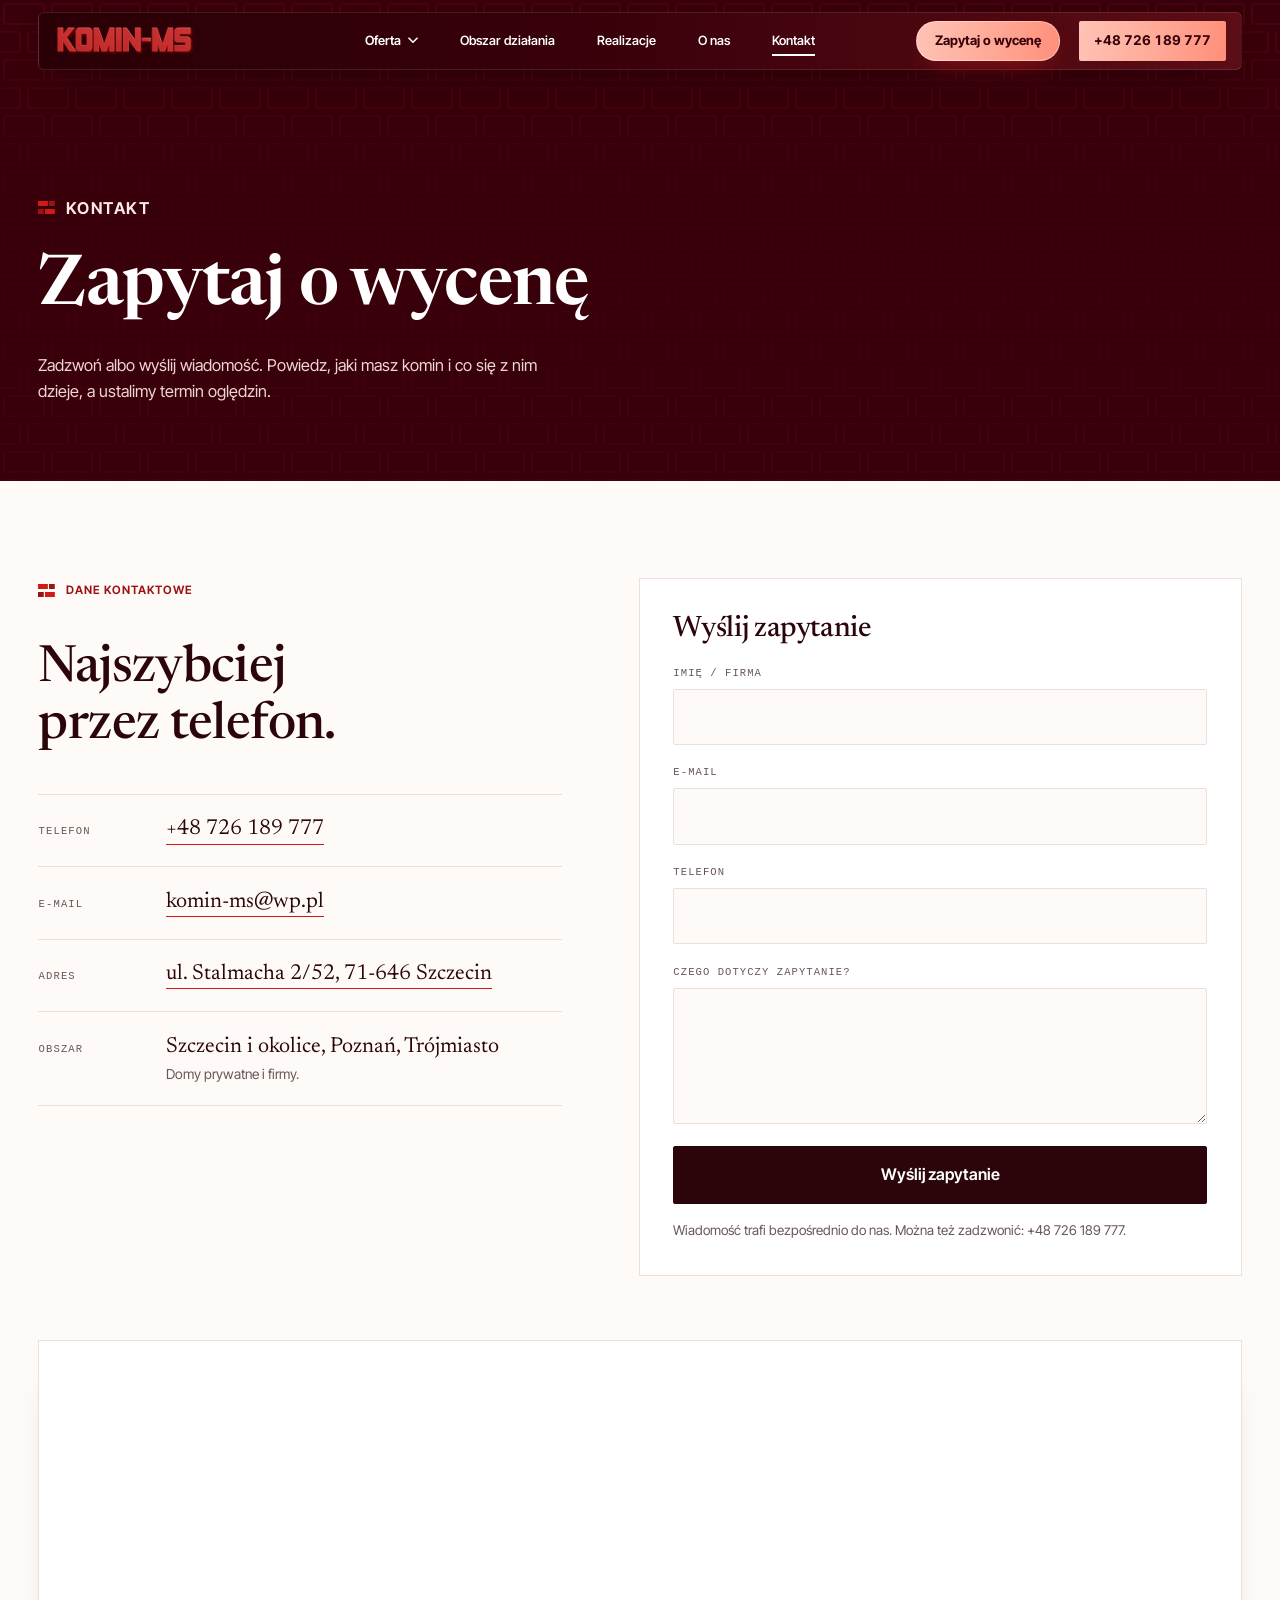
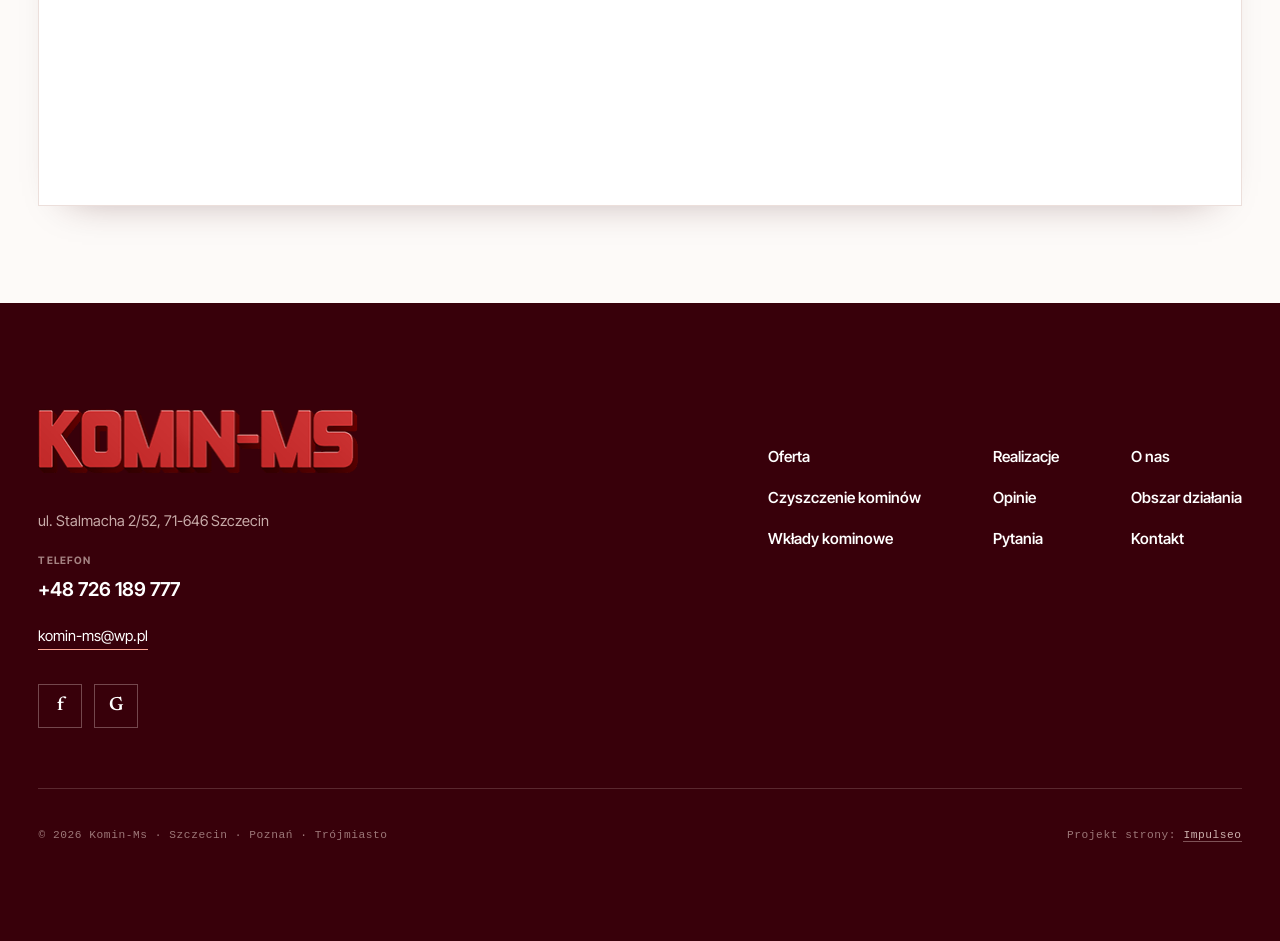
<file: kontakt.html>
<!DOCTYPE html>
<html lang="pl">
<head>
<meta charset="UTF-8">
<meta name="viewport" content="width=device-width, initial-scale=1.0">
<title>Kontakt - Komin-Ms</title>
<meta name="description" content="Kontakt Komin-Ms - ul. Stalmacha 2/52, 71-646 Szczecin. Tel. 726 189 777.">
<link rel="canonical" href="https://impulseo-pl.github.io/komin-ms/kontakt.html">
<meta name="robots" content="noindex, nofollow">
<meta property="og:type" content="website">
<meta property="og:locale" content="pl_PL">
<meta property="og:site_name" content="Komin-Ms">
<meta property="og:title" content="Kontakt - Komin-Ms">
<meta property="og:description" content="Kontakt Komin-Ms - ul. Stalmacha 2/52, 71-646 Szczecin. Tel. 726 189 777.">
<meta property="og:url" content="https://impulseo-pl.github.io/komin-ms/kontakt.html">
<meta property="og:image" content="https://impulseo-pl.github.io/komin-ms/img/og.jpg">
<meta property="og:image:width" content="1200">
<meta property="og:image:height" content="630">
<meta name="twitter:card" content="summary_large_image">
<meta name="theme-color" content="#38000a">
<link rel="preconnect" href="https://fonts.googleapis.com">
<link rel="preconnect" href="https://fonts.gstatic.com" crossorigin>
<link href="https://fonts.googleapis.com/css2?family=Inter+Tight:wght@400;500;600;700&family=Newsreader:ital,opsz,wght@0,6..72,400;0,6..72,500;0,6..72,600;1,6..72,800&display=swap" rel="stylesheet">
<link rel="stylesheet" href="assets/styles.css?v=20261117b">
</head>
<body>
<a class="skip" href="#tresc">Przejdź do treści</a>
<header class="fh">
<a class="fh-logo nav-logo" href="index.html" aria-label="Komin-Ms - strona główna"><img src="img/logo.png" alt="Komin-Ms" width="321" height="64"></a>
<nav class="nv" aria-label="Główne">
<div class="nv-drop">
<a class="nv-sum" href="oferta.html">Oferta <svg width="10" height="7" viewBox="0 0 10 7" fill="none" aria-hidden="true"><path d="M1 1.2l4 4 4-4" stroke="currentColor" stroke-width="1.6" stroke-linecap="round" stroke-linejoin="round"/></svg></a>
<div class="nv-panel">
<div class="nv-panel-head"><div><span>Oferta</span><strong>Komin od środka i&nbsp;od zewnątrz</strong></div><a class="nv-panel-all" href="oferta.html">Cała oferta &rarr;</a></div>
<div class="nv-panel-cols">
<div><a class="nv-cat" href="oferta.html#od-srodka">Komin od środka<small>Przewód dymowy, spalinowy, wentylacyjny</small></a><a class="nv-sub" href="oferta.html#czyszczenie">Czyszczenie komina<i aria-hidden="true">&rarr;</i></a><a class="nv-sub" href="oferta.html#frezowanie">Frezowanie komina<i aria-hidden="true">&rarr;</i></a><a class="nv-sub" href="oferta.html#uszczelnianie">Uszczelnianie i&nbsp;szlamowanie<i aria-hidden="true">&rarr;</i></a><a class="nv-sub" href="oferta.html#wklady">Montaż wkładów<i aria-hidden="true">&rarr;</i></a></div>
<div><a class="nv-cat" href="oferta.html#od-zewnatrz">Komin od zewnątrz<small>Nad dachem i&nbsp;na dachu</small></a><a class="nv-sub" href="oferta.html#przeglady">Przeglądy kominów<i aria-hidden="true">&rarr;</i></a><a class="nv-sub" href="oferta.html#przemurowanie">Przemurowanie komina<i aria-hidden="true">&rarr;</i></a><a class="nv-sub" href="oferta.html#budowa">Budowa kominów<i aria-hidden="true">&rarr;</i></a><a class="nv-sub" href="oferta.html#dachy">Dachy i&nbsp;rynny<i aria-hidden="true">&rarr;</i></a></div>
</div>
</div>
</div>
<a class="nv-a" href="index.html#obszar">Obszar działania</a>
<a class="nv-a" href="realizacje.html">Realizacje</a>
<a class="nv-a" href="o-nas.html">O&nbsp;nas</a>
<a class="nv-a" href="kontakt.html" aria-current="page">Kontakt</a>
</nav>
<a class="pill" href="kontakt.html#formularz">Zapytaj o&nbsp;wycenę</a>
<a class="fh-tel" href="tel:+48726189777" aria-label="Telefon +48 726 189 777"><span>+48 726 189 777</span></a>
<details class="mnav">
<summary><span class="mnav-ico" aria-hidden="true"><i></i><i></i></span>Menu</summary>
<div class="mnav-panel">
<div class="mnav-meta"><span>Nawigacja</span><a href="tel:+48726189777">+48 726 189 777</a></div>
<a class="mnav-l" href="oferta.html">Oferta <i aria-hidden="true">&rarr;</i></a>
<div class="mnav-g"><b>Komin od środka</b><a class="mnav-s" href="oferta.html#czyszczenie">Czyszczenie komina</a><a class="mnav-s" href="oferta.html#frezowanie">Frezowanie komina</a><a class="mnav-s" href="oferta.html#uszczelnianie">Uszczelnianie i&nbsp;szlamowanie</a><a class="mnav-s" href="oferta.html#wklady">Montaż wkładów</a><b>Komin od zewnątrz</b><a class="mnav-s" href="oferta.html#przeglady">Przeglądy kominów</a><a class="mnav-s" href="oferta.html#przemurowanie">Przemurowanie komina</a><a class="mnav-s" href="oferta.html#budowa">Budowa kominów</a><a class="mnav-s" href="oferta.html#dachy">Dachy i&nbsp;rynny</a></div>
<a class="mnav-l" href="index.html#obszar">Obszar działania <i aria-hidden="true">&rarr;</i></a>
<a class="mnav-l" href="realizacje.html">Realizacje <i aria-hidden="true">&rarr;</i></a>
<a class="mnav-l" href="o-nas.html">O&nbsp;nas <i aria-hidden="true">&rarr;</i></a>
<a class="mnav-l" href="kontakt.html">Kontakt <i aria-hidden="true">&rarr;</i></a>
<a class="btn btn--teal" href="kontakt.html#formularz">Zapytaj o&nbsp;wycenę</a>
</div>
</details>
</header>
<main id="tresc">
<section class="ph-top bricks on-dark">
<div class="shell wrap">
<p class="eb">Kontakt</p>
<h1>Zapytaj o&nbsp;wycenę</h1>
<p>Zadzwoń albo wyślij wiadomość. Powiedz, jaki masz komin i&nbsp;co się z&nbsp;nim dzieje, a&nbsp;ustalimy termin oględzin.</p>

</div>
</section>

<section class="sec">
<div class="shell wrap">
<div class="kt">
<div>
<p class="eb" data-rv>Dane kontaktowe</p>
<h2 data-rv>Najszybciej przez telefon.</h2>
<dl class="kt-list" data-rv>
<div class="kt-item"><dt>Telefon</dt><dd><a href="tel:+48726189777" class="nowrap">+48 726 189 777</a></dd></div>
<div class="kt-item"><dt>E-mail</dt><dd><a href="mailto:komin-ms@wp.pl">komin-ms@wp.pl</a></dd></div>
<div class="kt-item"><dt>Adres</dt><dd><a href="https://www.google.com/maps/place/Komin-Ms/@53.44915,14.574339,17z/data=!4m6!3m5!1s0x4700d67212222bbf:0x6a33945247b6e052!8m2!3d53.44915!4d14.574339" target="_blank" rel="noopener">ul. Stalmacha 2/52, 71-646 Szczecin</a></dd></div>
<div class="kt-item"><dt>Obszar</dt><dd>Szczecin i&nbsp;okolice, Poznań, Trójmiasto<small>Domy prywatne i&nbsp;firmy.</small></dd></div>
</dl>
</div>
<form class="fm" id="formularz" action="https://formsubmit.co/komin-ms@wp.pl" method="POST" data-rv>
<input type="hidden" name="_subject" value="Zapytanie ze strony Komin-Ms">
<input type="hidden" name="_captcha" value="false">
<input type="hidden" name="_template" value="table">
<h2>Wyślij zapytanie</h2>
<div class="fm-f"><label for="f-name">Imię / firma</label><input id="f-name" type="text" name="name" autocomplete="name" required></div>
<div class="fm-f"><label for="f-email">E-mail</label><input id="f-email" type="email" name="email" autocomplete="email" required></div>
<div class="fm-f"><label for="f-phone">Telefon</label><input id="f-phone" type="tel" name="phone" autocomplete="tel"></div>
<div class="fm-f"><label for="f-msg">Czego dotyczy zapytanie?</label><textarea id="f-msg" name="message" required></textarea></div>
<button class="btn btn--ink" type="submit">Wyślij zapytanie</button>
<p class="fm-note">Wiadomość trafi bezpośrednio do nas. Można też zadzwonić: <a href="tel:+48726189777" class="nowrap">+48 726 189 777</a>.</p>
</form>
</div>
<figure class="area-map kt-map" data-rv>
<iframe src="https://maps.google.com/maps?q=53.44915%2C14.574339&amp;z=15&amp;output=embed" title="Mapa: Komin-Ms, ul. Stalmacha 2/52, Szczecin" loading="lazy" referrerpolicy="no-referrer-when-downgrade"></iframe>
</figure>
</div>
</section>
</main>
<footer class="foot">
<div class="foot-top">
<div>
<a class="foot-logo" href="index.html" aria-label="Komin-Ms - strona główna"><img src="img/logo.png" alt="Komin-Ms" width="321" height="64" loading="lazy"></a>
<address>
<a class="addr" href="https://www.google.com/maps/place/Komin-Ms/@53.44915,14.574339,17z/data=!4m6!3m5!1s0x4700d67212222bbf:0x6a33945247b6e052!8m2!3d53.44915!4d14.574339" target="_blank" rel="noopener">ul. Stalmacha 2/52, 71-646 Szczecin</a>
<div class="foot-tels"><small>Telefon</small><a href="tel:+48726189777">+48 726 189 777</a></div>
<a class="foot-mail" href="mailto:komin-ms@wp.pl">komin-ms@wp.pl</a>
</address>
<div class="soc">
<a href="https://www.facebook.com/575456605868952" target="_blank" rel="noopener" aria-label="Komin-Ms na Facebooku"><b aria-hidden="true">f</b></a>
<a href="https://www.google.com/maps/place/Komin-Ms/@53.44915,14.574339,17z/data=!4m6!3m5!1s0x4700d67212222bbf:0x6a33945247b6e052!8m2!3d53.44915!4d14.574339" target="_blank" rel="noopener" aria-label="Wizytówka Komin-Ms w Google"><b aria-hidden="true">G</b></a>
</div>
</div>
<nav class="foot-menu" aria-label="Stopka">
<a href="oferta.html">Oferta</a>
<a href="realizacje.html">Realizacje</a>
<a href="o-nas.html">O&nbsp;nas</a>
<a href="oferta.html#czyszczenie">Czyszczenie kominów</a>
<a href="index.html#opinie">Opinie</a>
<a href="index.html#obszar">Obszar działania</a>
<a href="oferta.html#wklady">Wkłady kominowe</a>
<a href="index.html#faq">Pytania</a>
<a href="kontakt.html">Kontakt</a>
</nav>
</div>
<div class="foot-rule"></div>
<div class="foot-bot">
<span>&copy; 2026 Komin-Ms · Szczecin · Poznań · Trójmiasto</span>
<span>Projekt strony: <a class="foot-credit" href="https://impulseo.pl" target="_blank" rel="noopener">Impulseo</a></span>
</div>
</footer>
<div class="mbar sticky-call"><a href="tel:+48726189777">Zadzwoń</a><a href="kontakt.html#formularz">Zapytaj o&nbsp;wycenę</a></div>
<div class="demo-wazne" data-do="2026-11-18" data-cykl="3" hidden><svg class="dw-ico" width="13" height="13" viewBox="0 0 24 24" fill="none" aria-hidden="true"><circle cx="12" cy="12" r="8.6" stroke="currentColor" stroke-width="1.8"/><path d="M12 7.2V12l3.3 2" stroke="currentColor" stroke-width="1.8" stroke-linecap="round"/></svg><span class="dw-txt"></span></div>
<script src="assets/main.js?v=20261117"></script>
</body>
</html>
</file>
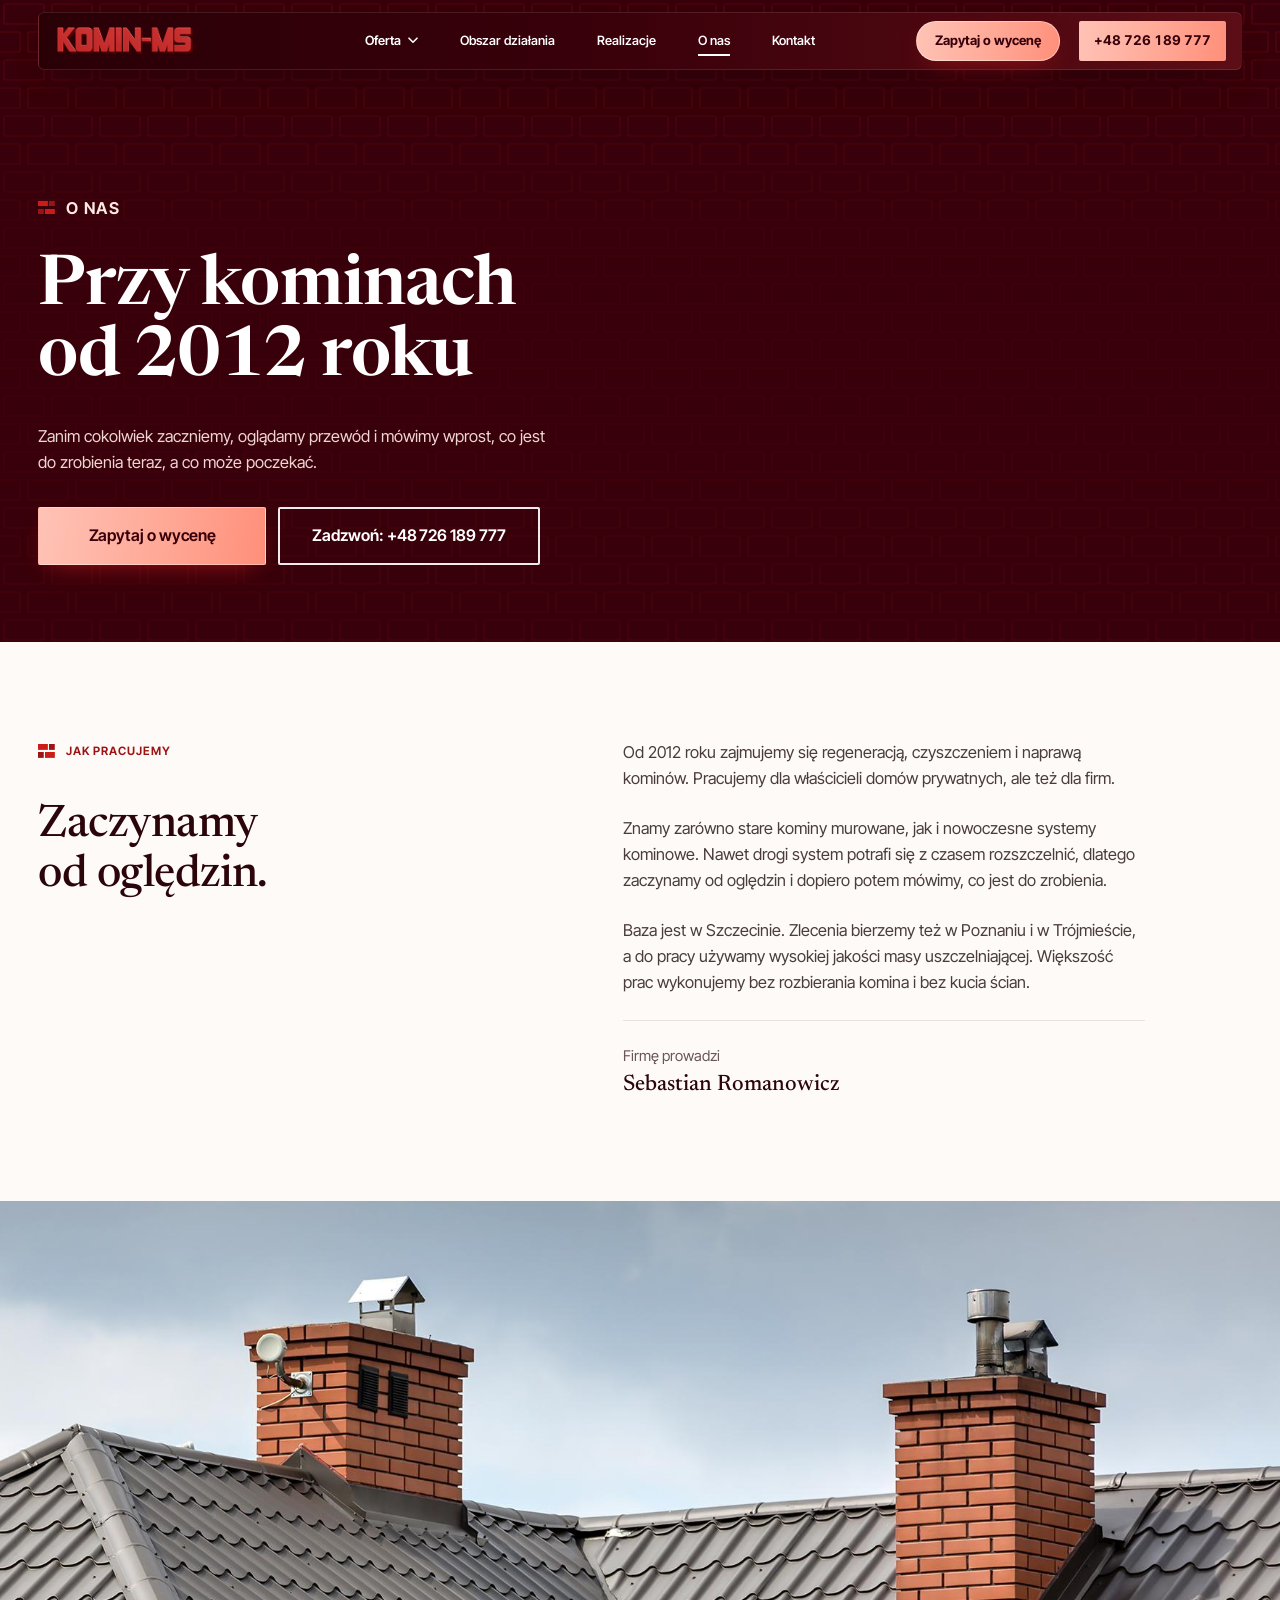
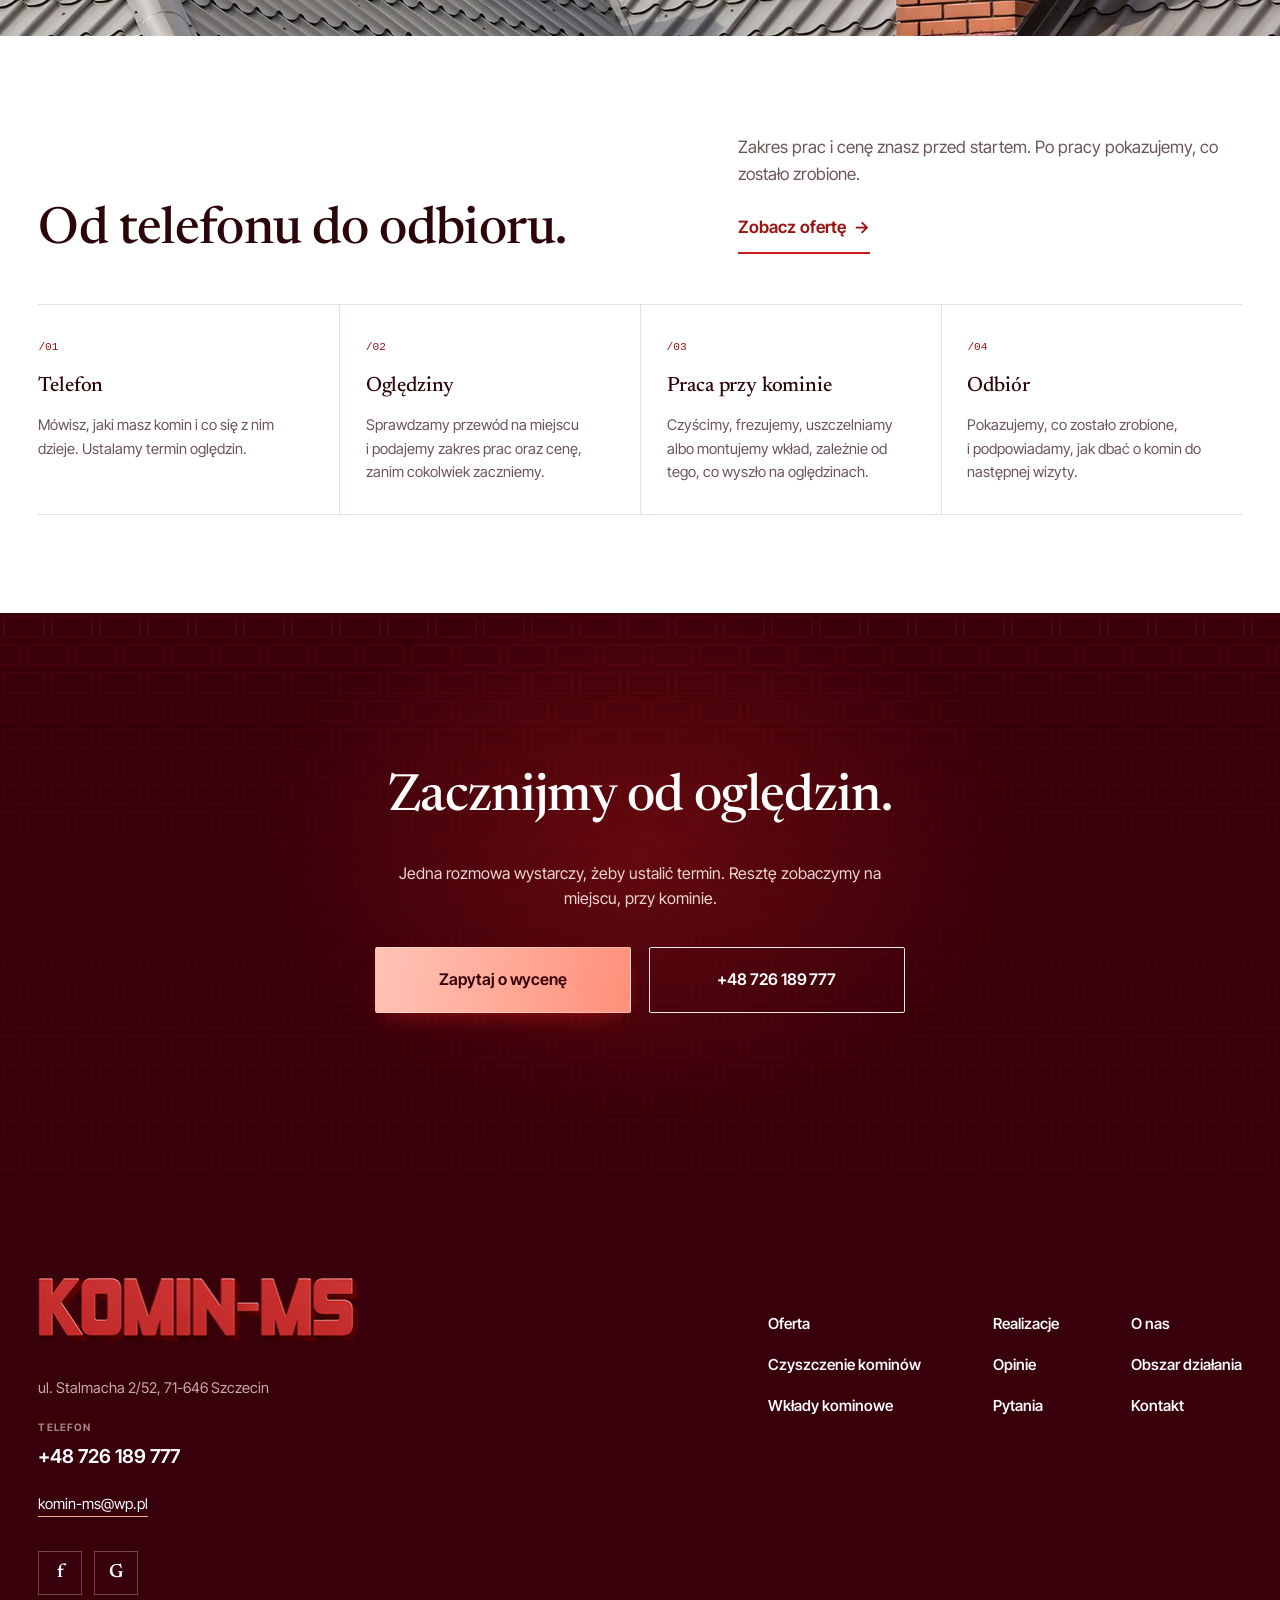
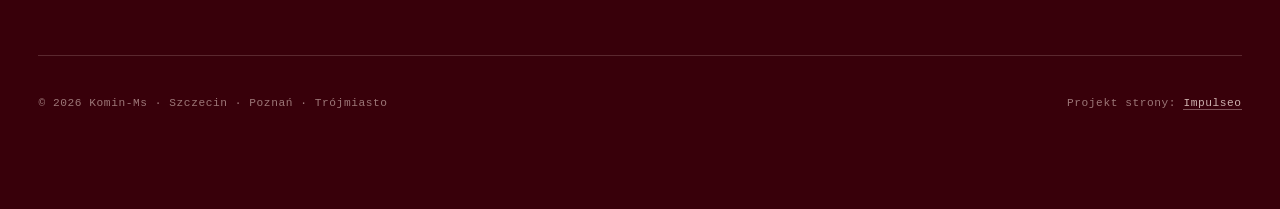
<file: o-nas.html>
<!DOCTYPE html>
<html lang="pl">
<head>
<meta charset="UTF-8">
<meta name="viewport" content="width=device-width, initial-scale=1.0">
<title>O nas - Komin-Ms</title>
<meta name="description" content="Komin-Ms, Szczecin. Czyszczenie, frezowanie, uszczelnianie i szlamowanie kominów, montaż wkładów kominowych, przeglądy. Domy prywatne i firmy. Tel. 726 189 777.">
<link rel="canonical" href="https://impulseo-pl.github.io/komin-ms/o-nas.html">
<meta name="robots" content="noindex, nofollow">
<meta property="og:type" content="website">
<meta property="og:locale" content="pl_PL">
<meta property="og:site_name" content="Komin-Ms">
<meta property="og:title" content="O nas - Komin-Ms">
<meta property="og:description" content="Komin-Ms, Szczecin. Czyszczenie, frezowanie, uszczelnianie i szlamowanie kominów, montaż wkładów kominowych, przeglądy. Domy prywatne i firmy. Tel. 726 189 777.">
<meta property="og:url" content="https://impulseo-pl.github.io/komin-ms/o-nas.html">
<meta property="og:image" content="https://impulseo-pl.github.io/komin-ms/img/og.jpg">
<meta property="og:image:width" content="1200">
<meta property="og:image:height" content="630">
<meta name="twitter:card" content="summary_large_image">
<meta name="theme-color" content="#38000a">
<link rel="preconnect" href="https://fonts.googleapis.com">
<link rel="preconnect" href="https://fonts.gstatic.com" crossorigin>
<link href="https://fonts.googleapis.com/css2?family=Inter+Tight:wght@400;500;600;700&family=Newsreader:ital,opsz,wght@0,6..72,400;0,6..72,500;0,6..72,600;1,6..72,800&display=swap" rel="stylesheet">
<link rel="stylesheet" href="assets/styles.css?v=20261117b">
</head>
<body>
<a class="skip" href="#tresc">Przejdź do treści</a>
<header class="fh">
<a class="fh-logo nav-logo" href="index.html" aria-label="Komin-Ms - strona główna"><img src="img/logo.png" alt="Komin-Ms" width="321" height="64"></a>
<nav class="nv" aria-label="Główne">
<div class="nv-drop">
<a class="nv-sum" href="oferta.html">Oferta <svg width="10" height="7" viewBox="0 0 10 7" fill="none" aria-hidden="true"><path d="M1 1.2l4 4 4-4" stroke="currentColor" stroke-width="1.6" stroke-linecap="round" stroke-linejoin="round"/></svg></a>
<div class="nv-panel">
<div class="nv-panel-head"><div><span>Oferta</span><strong>Komin od środka i&nbsp;od zewnątrz</strong></div><a class="nv-panel-all" href="oferta.html">Cała oferta &rarr;</a></div>
<div class="nv-panel-cols">
<div><a class="nv-cat" href="oferta.html#od-srodka">Komin od środka<small>Przewód dymowy, spalinowy, wentylacyjny</small></a><a class="nv-sub" href="oferta.html#czyszczenie">Czyszczenie komina<i aria-hidden="true">&rarr;</i></a><a class="nv-sub" href="oferta.html#frezowanie">Frezowanie komina<i aria-hidden="true">&rarr;</i></a><a class="nv-sub" href="oferta.html#uszczelnianie">Uszczelnianie i&nbsp;szlamowanie<i aria-hidden="true">&rarr;</i></a><a class="nv-sub" href="oferta.html#wklady">Montaż wkładów<i aria-hidden="true">&rarr;</i></a></div>
<div><a class="nv-cat" href="oferta.html#od-zewnatrz">Komin od zewnątrz<small>Nad dachem i&nbsp;na dachu</small></a><a class="nv-sub" href="oferta.html#przeglady">Przeglądy kominów<i aria-hidden="true">&rarr;</i></a><a class="nv-sub" href="oferta.html#przemurowanie">Przemurowanie komina<i aria-hidden="true">&rarr;</i></a><a class="nv-sub" href="oferta.html#budowa">Budowa kominów<i aria-hidden="true">&rarr;</i></a><a class="nv-sub" href="oferta.html#dachy">Dachy i&nbsp;rynny<i aria-hidden="true">&rarr;</i></a></div>
</div>
</div>
</div>
<a class="nv-a" href="index.html#obszar">Obszar działania</a>
<a class="nv-a" href="realizacje.html">Realizacje</a>
<a class="nv-a" href="o-nas.html" aria-current="page">O&nbsp;nas</a>
<a class="nv-a" href="kontakt.html">Kontakt</a>
</nav>
<a class="pill" href="kontakt.html#formularz">Zapytaj o&nbsp;wycenę</a>
<a class="fh-tel" href="tel:+48726189777" aria-label="Telefon +48 726 189 777"><span>+48 726 189 777</span></a>
<details class="mnav">
<summary><span class="mnav-ico" aria-hidden="true"><i></i><i></i></span>Menu</summary>
<div class="mnav-panel">
<div class="mnav-meta"><span>Nawigacja</span><a href="tel:+48726189777">+48 726 189 777</a></div>
<a class="mnav-l" href="oferta.html">Oferta <i aria-hidden="true">&rarr;</i></a>
<div class="mnav-g"><b>Komin od środka</b><a class="mnav-s" href="oferta.html#czyszczenie">Czyszczenie komina</a><a class="mnav-s" href="oferta.html#frezowanie">Frezowanie komina</a><a class="mnav-s" href="oferta.html#uszczelnianie">Uszczelnianie i&nbsp;szlamowanie</a><a class="mnav-s" href="oferta.html#wklady">Montaż wkładów</a><b>Komin od zewnątrz</b><a class="mnav-s" href="oferta.html#przeglady">Przeglądy kominów</a><a class="mnav-s" href="oferta.html#przemurowanie">Przemurowanie komina</a><a class="mnav-s" href="oferta.html#budowa">Budowa kominów</a><a class="mnav-s" href="oferta.html#dachy">Dachy i&nbsp;rynny</a></div>
<a class="mnav-l" href="index.html#obszar">Obszar działania <i aria-hidden="true">&rarr;</i></a>
<a class="mnav-l" href="realizacje.html">Realizacje <i aria-hidden="true">&rarr;</i></a>
<a class="mnav-l" href="o-nas.html">O&nbsp;nas <i aria-hidden="true">&rarr;</i></a>
<a class="mnav-l" href="kontakt.html">Kontakt <i aria-hidden="true">&rarr;</i></a>
<a class="btn btn--teal" href="kontakt.html#formularz">Zapytaj o&nbsp;wycenę</a>
</div>
</details>
</header>
<main id="tresc">
<section class="ph-top bricks on-dark">
<div class="shell wrap">
<p class="eb">O&nbsp;nas</p>
<h1>Przy kominach od 2012 roku</h1>
<p>Zanim cokolwiek zaczniemy, oglądamy przewód i&nbsp;mówimy wprost, co jest do zrobienia teraz, a&nbsp;co może poczekać.</p>
<div class="hero-btns"><a class="btn btn--teal" href="kontakt.html#formularz">Zapytaj o&nbsp;wycenę</a><a class="btn btn--line" href="tel:+48726189777">Zadzwoń: +48 726 189 777</a></div>
</div>
</section>

<section class="sec">
<div class="shell wrap story">
<div>
<p class="eb" data-rv>Jak pracujemy</p>
<h2 data-rv>Zaczynamy od oględzin.</h2>
</div>
<div class="story-txt" data-rv>
<p>Od 2012 roku zajmujemy się regeneracją, czyszczeniem i&nbsp;naprawą kominów. Pracujemy dla właścicieli domów prywatnych, ale też dla firm.</p>
<p>Znamy zarówno stare kominy murowane, jak i&nbsp;nowoczesne systemy kominowe. Nawet drogi system potrafi się z&nbsp;czasem rozszczelnić, dlatego zaczynamy od oględzin i&nbsp;dopiero potem mówimy, co jest do zrobienia.</p>
<p>Baza jest w&nbsp;Szczecinie. Zlecenia bierzemy też w&nbsp;Poznaniu i&nbsp;w Trójmieście, a&nbsp;do pracy używamy wysokiej jakości masy uszczelniającej. Większość prac wykonujemy bez rozbierania komina i&nbsp;bez kucia ścian.</p>
<p class="sig">Firmę prowadzi<strong>Sebastian Romanowicz</strong></p>
</div>
</div>
</section>
<figure class="band"><img src="img/g11.jpg" alt="Dwa kominy z cegły nad dachem" width="1920" height="600" decoding="async"></figure>
<section class="sec sec--white">
<div class="shell wrap">
<div class="head2">
<div>
<p class="eb" data-rv>Zlecenie krok po kroku</p>
<h2 data-rv>Od telefonu do odbioru.</h2>
</div>
<div class="side" data-rv><p>Zakres prac i&nbsp;cenę znasz przed startem. Po pracy pokazujemy, co zostało zrobione.</p><a class="lnk" href="oferta.html">Zobacz ofertę <span class="ar" aria-hidden="true">&rarr;</span></a></div>
</div>
<div class="why-grid why-grid--4"><div class="why-item" data-rv><span class="no">/01</span><h3>Telefon</h3><p>Mówisz, jaki masz komin i&nbsp;co się z&nbsp;nim dzieje. Ustalamy termin oględzin.</p></div><div class="why-item" data-rv><span class="no">/02</span><h3>Oględziny</h3><p>Sprawdzamy przewód na miejscu i&nbsp;podajemy zakres prac oraz cenę, zanim cokolwiek zaczniemy.</p></div><div class="why-item" data-rv><span class="no">/03</span><h3>Praca przy kominie</h3><p>Czyścimy, frezujemy, uszczelniamy albo montujemy wkład, zależnie od tego, co wyszło na oględzinach.</p></div><div class="why-item" data-rv><span class="no">/04</span><h3>Odbiór</h3><p>Pokazujemy, co zostało zrobione, i&nbsp;podpowiadamy, jak dbać o&nbsp;komin do następnej wizyty.</p></div></div>
</div>
</section>
<section class="closing bricks" aria-labelledby="zamkniecie">
<div class="shell wrap closing-in">
<h2 id="zamkniecie" data-rv>Zacznijmy od oględzin.</h2>
<p data-rv style="--d:.08s">Jedna rozmowa wystarczy, żeby ustalić termin. Resztę zobaczymy na miejscu, przy kominie.</p>
<div class="hero-btns" data-rv style="--d:.16s">
<a class="btn btn--teal" href="kontakt.html#formularz">Zapytaj o&nbsp;wycenę</a>
<a class="btn btn--line" href="tel:+48726189777">+48 726 189 777</a>
</div>
</div>
</section>
</main>
<footer class="foot">
<div class="foot-top">
<div>
<a class="foot-logo" href="index.html" aria-label="Komin-Ms - strona główna"><img src="img/logo.png" alt="Komin-Ms" width="321" height="64" loading="lazy"></a>
<address>
<a class="addr" href="https://www.google.com/maps/place/Komin-Ms/@53.44915,14.574339,17z/data=!4m6!3m5!1s0x4700d67212222bbf:0x6a33945247b6e052!8m2!3d53.44915!4d14.574339" target="_blank" rel="noopener">ul. Stalmacha 2/52, 71-646 Szczecin</a>
<div class="foot-tels"><small>Telefon</small><a href="tel:+48726189777">+48 726 189 777</a></div>
<a class="foot-mail" href="mailto:komin-ms@wp.pl">komin-ms@wp.pl</a>
</address>
<div class="soc">
<a href="https://www.facebook.com/575456605868952" target="_blank" rel="noopener" aria-label="Komin-Ms na Facebooku"><b aria-hidden="true">f</b></a>
<a href="https://www.google.com/maps/place/Komin-Ms/@53.44915,14.574339,17z/data=!4m6!3m5!1s0x4700d67212222bbf:0x6a33945247b6e052!8m2!3d53.44915!4d14.574339" target="_blank" rel="noopener" aria-label="Wizytówka Komin-Ms w Google"><b aria-hidden="true">G</b></a>
</div>
</div>
<nav class="foot-menu" aria-label="Stopka">
<a href="oferta.html">Oferta</a>
<a href="realizacje.html">Realizacje</a>
<a href="o-nas.html">O&nbsp;nas</a>
<a href="oferta.html#czyszczenie">Czyszczenie kominów</a>
<a href="index.html#opinie">Opinie</a>
<a href="index.html#obszar">Obszar działania</a>
<a href="oferta.html#wklady">Wkłady kominowe</a>
<a href="index.html#faq">Pytania</a>
<a href="kontakt.html">Kontakt</a>
</nav>
</div>
<div class="foot-rule"></div>
<div class="foot-bot">
<span>&copy; 2026 Komin-Ms · Szczecin · Poznań · Trójmiasto</span>
<span>Projekt strony: <a class="foot-credit" href="https://impulseo.pl" target="_blank" rel="noopener">Impulseo</a></span>
</div>
</footer>
<div class="mbar sticky-call"><a href="tel:+48726189777">Zadzwoń</a><a href="kontakt.html#formularz">Zapytaj o&nbsp;wycenę</a></div>
<div class="demo-wazne" data-do="2026-11-18" data-cykl="3" hidden><svg class="dw-ico" width="13" height="13" viewBox="0 0 24 24" fill="none" aria-hidden="true"><circle cx="12" cy="12" r="8.6" stroke="currentColor" stroke-width="1.8"/><path d="M12 7.2V12l3.3 2" stroke="currentColor" stroke-width="1.8" stroke-linecap="round"/></svg><span class="dw-txt"></span></div>
<script src="assets/main.js?v=20261117"></script>
</body>
</html>
</file>
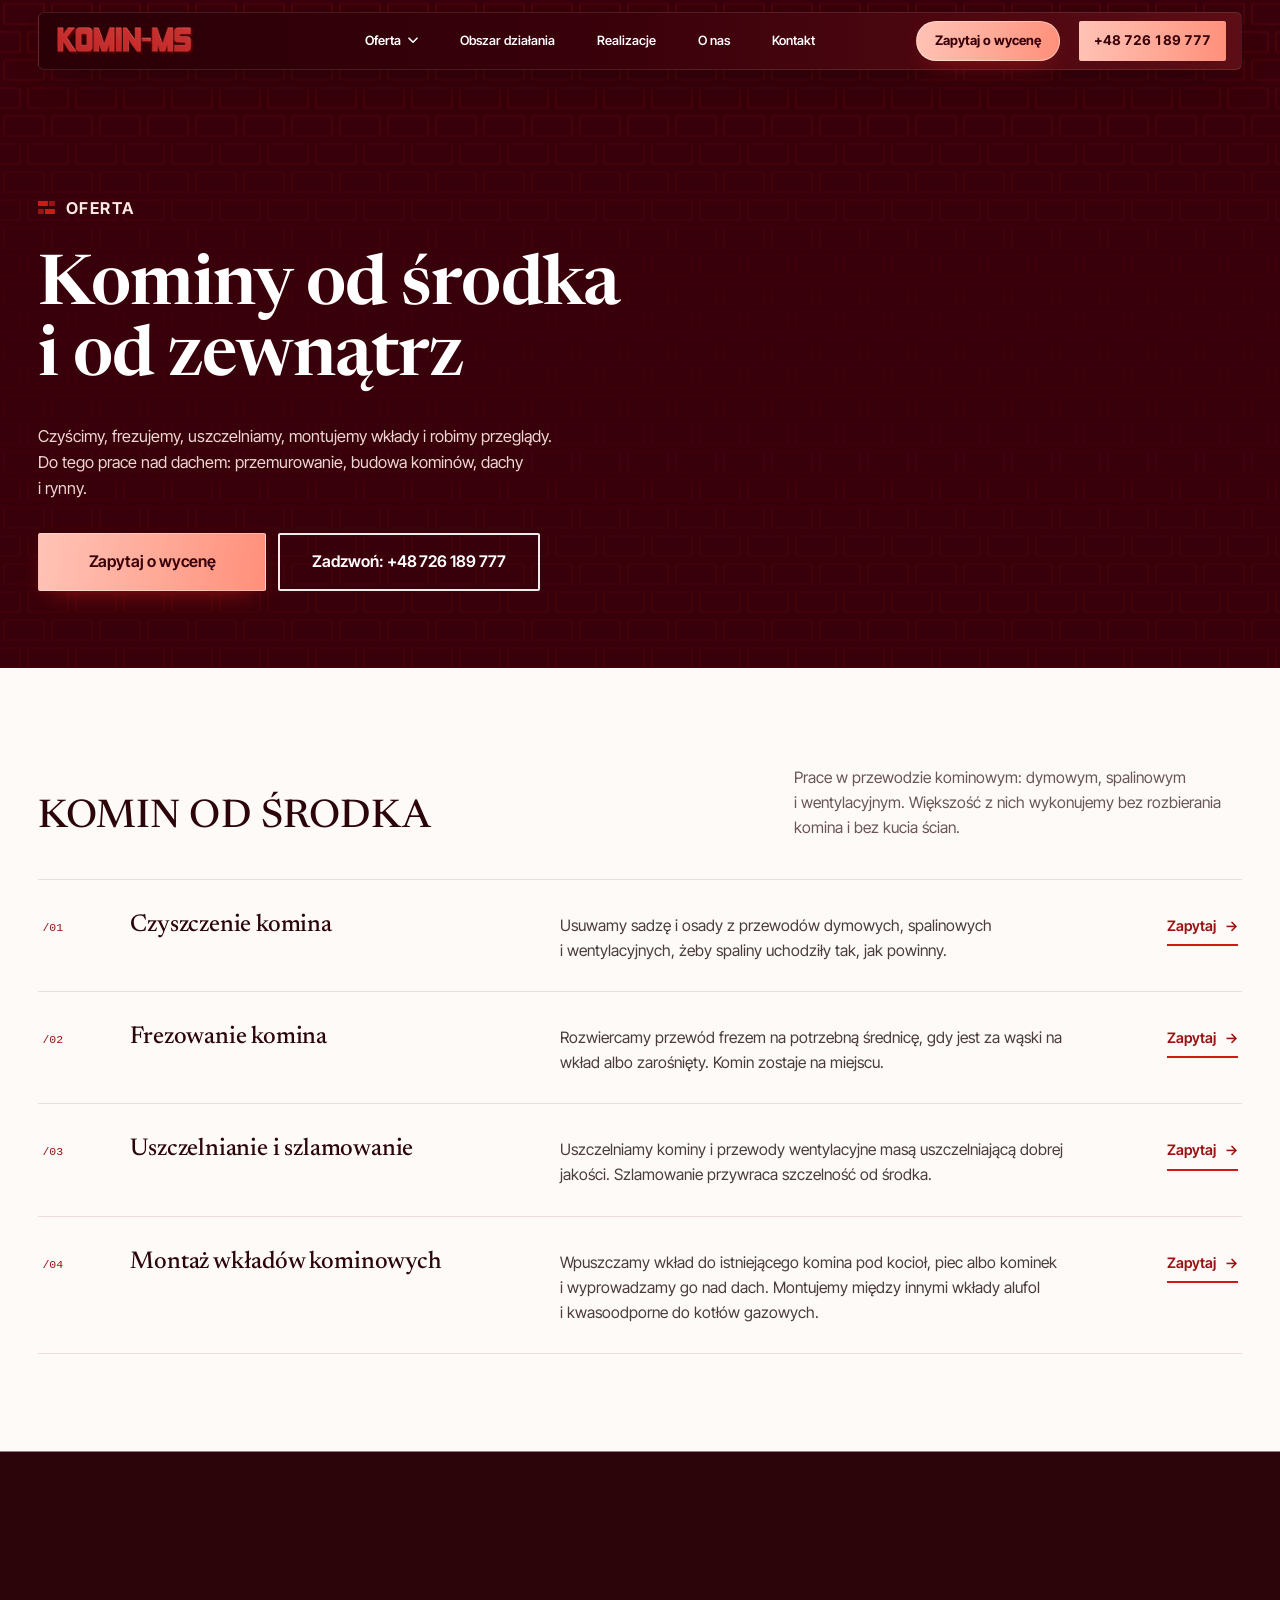
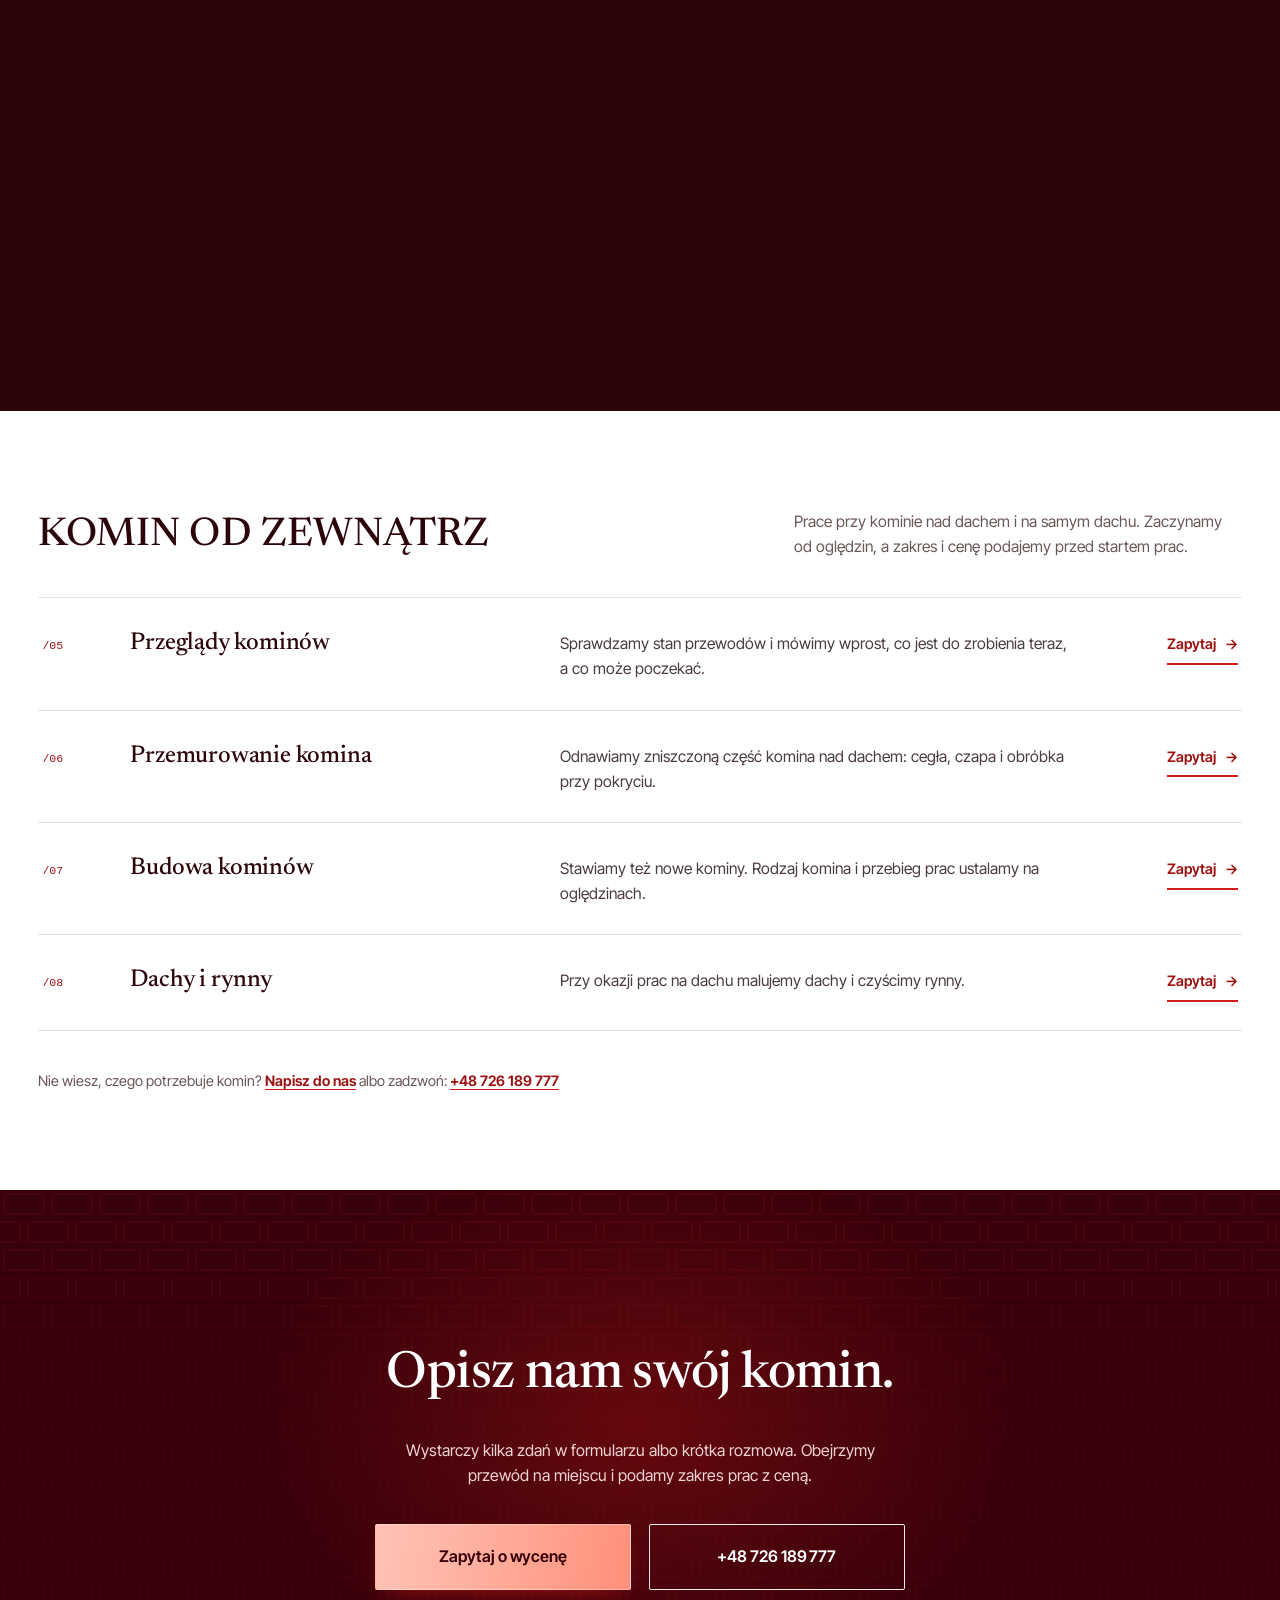
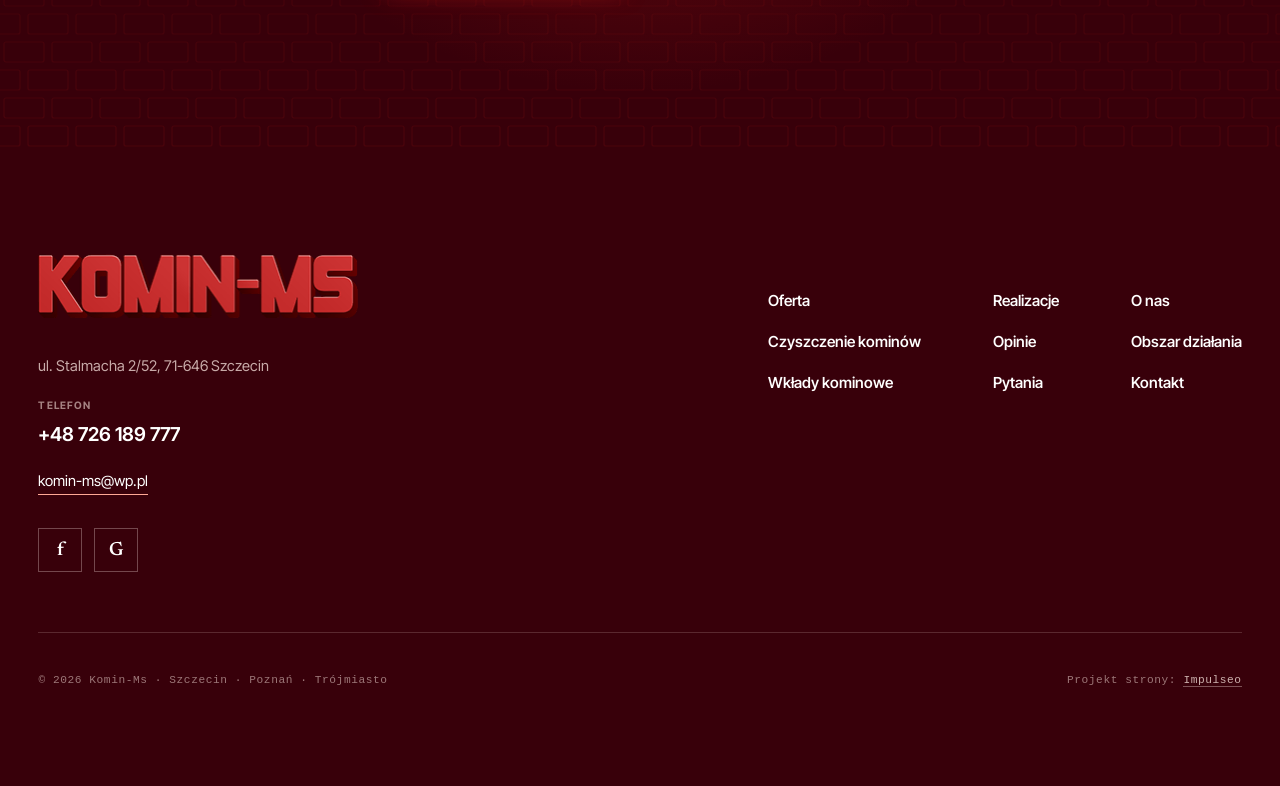
<file: oferta.html>
<!DOCTYPE html>
<html lang="pl">
<head>
<meta charset="UTF-8">
<meta name="viewport" content="width=device-width, initial-scale=1.0">
<title>Oferta - Komin-Ms</title>
<meta name="description" content="Komin-Ms, Szczecin. Czyszczenie, frezowanie, uszczelnianie i szlamowanie kominów, montaż wkładów kominowych, przeglądy. Domy prywatne i firmy. Tel. 726 189 777.">
<link rel="canonical" href="https://impulseo-pl.github.io/komin-ms/oferta.html">
<meta name="robots" content="noindex, nofollow">
<meta property="og:type" content="website">
<meta property="og:locale" content="pl_PL">
<meta property="og:site_name" content="Komin-Ms">
<meta property="og:title" content="Oferta - Komin-Ms">
<meta property="og:description" content="Komin-Ms, Szczecin. Czyszczenie, frezowanie, uszczelnianie i szlamowanie kominów, montaż wkładów kominowych, przeglądy. Domy prywatne i firmy. Tel. 726 189 777.">
<meta property="og:url" content="https://impulseo-pl.github.io/komin-ms/oferta.html">
<meta property="og:image" content="https://impulseo-pl.github.io/komin-ms/img/og.jpg">
<meta property="og:image:width" content="1200">
<meta property="og:image:height" content="630">
<meta name="twitter:card" content="summary_large_image">
<meta name="theme-color" content="#38000a">
<link rel="preconnect" href="https://fonts.googleapis.com">
<link rel="preconnect" href="https://fonts.gstatic.com" crossorigin>
<link href="https://fonts.googleapis.com/css2?family=Inter+Tight:wght@400;500;600;700&family=Newsreader:ital,opsz,wght@0,6..72,400;0,6..72,500;0,6..72,600;1,6..72,800&display=swap" rel="stylesheet">
<link rel="stylesheet" href="assets/styles.css?v=20261117b">
</head>
<body>
<a class="skip" href="#tresc">Przejdź do treści</a>
<header class="fh">
<a class="fh-logo nav-logo" href="index.html" aria-label="Komin-Ms - strona główna"><img src="img/logo.png" alt="Komin-Ms" width="321" height="64"></a>
<nav class="nv" aria-label="Główne">
<div class="nv-drop">
<a class="nv-sum" href="oferta.html" aria-current="page">Oferta <svg width="10" height="7" viewBox="0 0 10 7" fill="none" aria-hidden="true"><path d="M1 1.2l4 4 4-4" stroke="currentColor" stroke-width="1.6" stroke-linecap="round" stroke-linejoin="round"/></svg></a>
<div class="nv-panel">
<div class="nv-panel-head"><div><span>Oferta</span><strong>Komin od środka i&nbsp;od zewnątrz</strong></div><a class="nv-panel-all" href="oferta.html">Cała oferta &rarr;</a></div>
<div class="nv-panel-cols">
<div><a class="nv-cat" href="oferta.html#od-srodka">Komin od środka<small>Przewód dymowy, spalinowy, wentylacyjny</small></a><a class="nv-sub" href="oferta.html#czyszczenie">Czyszczenie komina<i aria-hidden="true">&rarr;</i></a><a class="nv-sub" href="oferta.html#frezowanie">Frezowanie komina<i aria-hidden="true">&rarr;</i></a><a class="nv-sub" href="oferta.html#uszczelnianie">Uszczelnianie i&nbsp;szlamowanie<i aria-hidden="true">&rarr;</i></a><a class="nv-sub" href="oferta.html#wklady">Montaż wkładów<i aria-hidden="true">&rarr;</i></a></div>
<div><a class="nv-cat" href="oferta.html#od-zewnatrz">Komin od zewnątrz<small>Nad dachem i&nbsp;na dachu</small></a><a class="nv-sub" href="oferta.html#przeglady">Przeglądy kominów<i aria-hidden="true">&rarr;</i></a><a class="nv-sub" href="oferta.html#przemurowanie">Przemurowanie komina<i aria-hidden="true">&rarr;</i></a><a class="nv-sub" href="oferta.html#budowa">Budowa kominów<i aria-hidden="true">&rarr;</i></a><a class="nv-sub" href="oferta.html#dachy">Dachy i&nbsp;rynny<i aria-hidden="true">&rarr;</i></a></div>
</div>
</div>
</div>
<a class="nv-a" href="index.html#obszar">Obszar działania</a>
<a class="nv-a" href="realizacje.html">Realizacje</a>
<a class="nv-a" href="o-nas.html">O&nbsp;nas</a>
<a class="nv-a" href="kontakt.html">Kontakt</a>
</nav>
<a class="pill" href="kontakt.html#formularz">Zapytaj o&nbsp;wycenę</a>
<a class="fh-tel" href="tel:+48726189777" aria-label="Telefon +48 726 189 777"><span>+48 726 189 777</span></a>
<details class="mnav">
<summary><span class="mnav-ico" aria-hidden="true"><i></i><i></i></span>Menu</summary>
<div class="mnav-panel">
<div class="mnav-meta"><span>Nawigacja</span><a href="tel:+48726189777">+48 726 189 777</a></div>
<a class="mnav-l" href="oferta.html">Oferta <i aria-hidden="true">&rarr;</i></a>
<div class="mnav-g"><b>Komin od środka</b><a class="mnav-s" href="oferta.html#czyszczenie">Czyszczenie komina</a><a class="mnav-s" href="oferta.html#frezowanie">Frezowanie komina</a><a class="mnav-s" href="oferta.html#uszczelnianie">Uszczelnianie i&nbsp;szlamowanie</a><a class="mnav-s" href="oferta.html#wklady">Montaż wkładów</a><b>Komin od zewnątrz</b><a class="mnav-s" href="oferta.html#przeglady">Przeglądy kominów</a><a class="mnav-s" href="oferta.html#przemurowanie">Przemurowanie komina</a><a class="mnav-s" href="oferta.html#budowa">Budowa kominów</a><a class="mnav-s" href="oferta.html#dachy">Dachy i&nbsp;rynny</a></div>
<a class="mnav-l" href="index.html#obszar">Obszar działania <i aria-hidden="true">&rarr;</i></a>
<a class="mnav-l" href="realizacje.html">Realizacje <i aria-hidden="true">&rarr;</i></a>
<a class="mnav-l" href="o-nas.html">O&nbsp;nas <i aria-hidden="true">&rarr;</i></a>
<a class="mnav-l" href="kontakt.html">Kontakt <i aria-hidden="true">&rarr;</i></a>
<a class="btn btn--teal" href="kontakt.html#formularz">Zapytaj o&nbsp;wycenę</a>
</div>
</details>
</header>
<main id="tresc">
<section class="ph-top bricks on-dark">
<div class="shell wrap">
<p class="eb">Oferta</p>
<h1>Kominy od środka i&nbsp;od zewnątrz</h1>
<p>Czyścimy, frezujemy, uszczelniamy, montujemy wkłady i&nbsp;robimy przeglądy. Do tego prace nad dachem: przemurowanie, budowa kominów, dachy i&nbsp;rynny.</p>
<div class="hero-btns"><a class="btn btn--teal" href="kontakt.html#formularz">Zapytaj o&nbsp;wycenę</a><a class="btn btn--line" href="tel:+48726189777">Zadzwoń: +48 726 189 777</a></div>
</div>
</section>

<section class="sec">
<div class="shell wrap">
<div class="grp" id="od-srodka">
<div class="grp-head"><h2 data-rv>Komin od środka</h2><p data-rv>Prace w&nbsp;przewodzie kominowym: dymowym, spalinowym i&nbsp;wentylacyjnym. Większość z&nbsp;nich wykonujemy bez rozbierania komina i&nbsp;bez kucia ścian.</p></div>
<div class="srow-wrap">
<article class="srow" id="czyszczenie" data-rv>
<span class="no">/01</span><h3>Czyszczenie komina</h3><p>Usuwamy sadzę i&nbsp;osady z&nbsp;przewodów dymowych, spalinowych i&nbsp;wentylacyjnych, żeby spaliny uchodziły tak, jak powinny.</p><a class="lnk" href="kontakt.html#formularz">Zapytaj <span class="ar" aria-hidden="true">&rarr;</span></a>
</article>
<article class="srow" id="frezowanie" data-rv>
<span class="no">/02</span><h3>Frezowanie komina</h3><p>Rozwiercamy przewód frezem na potrzebną średnicę, gdy jest za wąski na wkład albo zarośnięty. Komin zostaje na miejscu.</p><a class="lnk" href="kontakt.html#formularz">Zapytaj <span class="ar" aria-hidden="true">&rarr;</span></a>
</article>
<article class="srow" id="uszczelnianie" data-rv>
<span class="no">/03</span><h3>Uszczelnianie i&nbsp;szlamowanie</h3><p>Uszczelniamy kominy i&nbsp;przewody wentylacyjne masą uszczelniającą dobrej jakości. Szlamowanie przywraca szczelność od środka.</p><a class="lnk" href="kontakt.html#formularz">Zapytaj <span class="ar" aria-hidden="true">&rarr;</span></a>
</article>
<article class="srow" id="wklady" data-rv>
<span class="no">/04</span><h3>Montaż wkładów kominowych</h3><p>Wpuszczamy wkład do istniejącego komina pod kocioł, piec albo kominek i&nbsp;wyprowadzamy go nad dach. Montujemy między innymi wkłady alufol i&nbsp;kwasoodporne do kotłów gazowych.</p><a class="lnk" href="kontakt.html#formularz">Zapytaj <span class="ar" aria-hidden="true">&rarr;</span></a>
</article>
</div>
</div>
</div>
</section>
<section class="stopklatka" aria-hidden="true"><div class="stk-bg" style="background-image:url(img/g12.jpg)"></div></section>
<section class="sec sec--white">
<div class="shell wrap">
<div class="grp" id="od-zewnatrz">
<div class="grp-head"><h2 data-rv>Komin od zewnątrz</h2><p data-rv>Prace przy kominie nad dachem i&nbsp;na samym dachu. Zaczynamy od oględzin, a&nbsp;zakres i&nbsp;cenę podajemy przed startem prac.</p></div>
<div class="srow-wrap">
<article class="srow" id="przeglady" data-rv>
<span class="no">/05</span><h3>Przeglądy kominów</h3><p>Sprawdzamy stan przewodów i&nbsp;mówimy wprost, co jest do zrobienia teraz, a&nbsp;co może poczekać.</p><a class="lnk" href="kontakt.html#formularz">Zapytaj <span class="ar" aria-hidden="true">&rarr;</span></a>
</article>
<article class="srow" id="przemurowanie" data-rv>
<span class="no">/06</span><h3>Przemurowanie komina</h3><p>Odnawiamy zniszczoną część komina nad dachem: cegła, czapa i&nbsp;obróbka przy pokryciu.</p><a class="lnk" href="kontakt.html#formularz">Zapytaj <span class="ar" aria-hidden="true">&rarr;</span></a>
</article>
<article class="srow" id="budowa" data-rv>
<span class="no">/07</span><h3>Budowa kominów</h3><p>Stawiamy też nowe kominy. Rodzaj komina i&nbsp;przebieg prac ustalamy na oględzinach.</p><a class="lnk" href="kontakt.html#formularz">Zapytaj <span class="ar" aria-hidden="true">&rarr;</span></a>
</article>
<article class="srow" id="dachy" data-rv>
<span class="no">/08</span><h3>Dachy i&nbsp;rynny</h3><p>Przy okazji prac na dachu malujemy dachy i&nbsp;czyścimy rynny.</p><a class="lnk" href="kontakt.html#formularz">Zapytaj <span class="ar" aria-hidden="true">&rarr;</span></a>
</article>
</div>
</div>
<p class="gates-help">Nie wiesz, czego potrzebuje komin? <a href="kontakt.html#formularz">Napisz do nas</a> albo zadzwoń: <a href="tel:+48726189777" class="nowrap">+48 726 189 777</a></p>
</div>
</section>
<section class="closing bricks" aria-labelledby="zamkniecie">
<div class="shell wrap closing-in">
<h2 id="zamkniecie" data-rv>Opisz nam swój komin.</h2>
<p data-rv style="--d:.08s">Wystarczy kilka zdań w&nbsp;formularzu albo krótka rozmowa. Obejrzymy przewód na miejscu i&nbsp;podamy zakres prac z&nbsp;ceną.</p>
<div class="hero-btns" data-rv style="--d:.16s">
<a class="btn btn--teal" href="kontakt.html#formularz">Zapytaj o&nbsp;wycenę</a>
<a class="btn btn--line" href="tel:+48726189777">+48 726 189 777</a>
</div>
</div>
</section>
</main>
<footer class="foot">
<div class="foot-top">
<div>
<a class="foot-logo" href="index.html" aria-label="Komin-Ms - strona główna"><img src="img/logo.png" alt="Komin-Ms" width="321" height="64" loading="lazy"></a>
<address>
<a class="addr" href="https://www.google.com/maps/place/Komin-Ms/@53.44915,14.574339,17z/data=!4m6!3m5!1s0x4700d67212222bbf:0x6a33945247b6e052!8m2!3d53.44915!4d14.574339" target="_blank" rel="noopener">ul. Stalmacha 2/52, 71-646 Szczecin</a>
<div class="foot-tels"><small>Telefon</small><a href="tel:+48726189777">+48 726 189 777</a></div>
<a class="foot-mail" href="mailto:komin-ms@wp.pl">komin-ms@wp.pl</a>
</address>
<div class="soc">
<a href="https://www.facebook.com/575456605868952" target="_blank" rel="noopener" aria-label="Komin-Ms na Facebooku"><b aria-hidden="true">f</b></a>
<a href="https://www.google.com/maps/place/Komin-Ms/@53.44915,14.574339,17z/data=!4m6!3m5!1s0x4700d67212222bbf:0x6a33945247b6e052!8m2!3d53.44915!4d14.574339" target="_blank" rel="noopener" aria-label="Wizytówka Komin-Ms w Google"><b aria-hidden="true">G</b></a>
</div>
</div>
<nav class="foot-menu" aria-label="Stopka">
<a href="oferta.html">Oferta</a>
<a href="realizacje.html">Realizacje</a>
<a href="o-nas.html">O&nbsp;nas</a>
<a href="oferta.html#czyszczenie">Czyszczenie kominów</a>
<a href="index.html#opinie">Opinie</a>
<a href="index.html#obszar">Obszar działania</a>
<a href="oferta.html#wklady">Wkłady kominowe</a>
<a href="index.html#faq">Pytania</a>
<a href="kontakt.html">Kontakt</a>
</nav>
</div>
<div class="foot-rule"></div>
<div class="foot-bot">
<span>&copy; 2026 Komin-Ms · Szczecin · Poznań · Trójmiasto</span>
<span>Projekt strony: <a class="foot-credit" href="https://impulseo.pl" target="_blank" rel="noopener">Impulseo</a></span>
</div>
</footer>
<div class="mbar sticky-call"><a href="tel:+48726189777">Zadzwoń</a><a href="kontakt.html#formularz">Zapytaj o&nbsp;wycenę</a></div>
<div class="demo-wazne" data-do="2026-11-18" data-cykl="3" hidden><svg class="dw-ico" width="13" height="13" viewBox="0 0 24 24" fill="none" aria-hidden="true"><circle cx="12" cy="12" r="8.6" stroke="currentColor" stroke-width="1.8"/><path d="M12 7.2V12l3.3 2" stroke="currentColor" stroke-width="1.8" stroke-linecap="round"/></svg><span class="dw-txt"></span></div>
<script src="assets/main.js?v=20261117"></script>
</body>
</html>
</file>
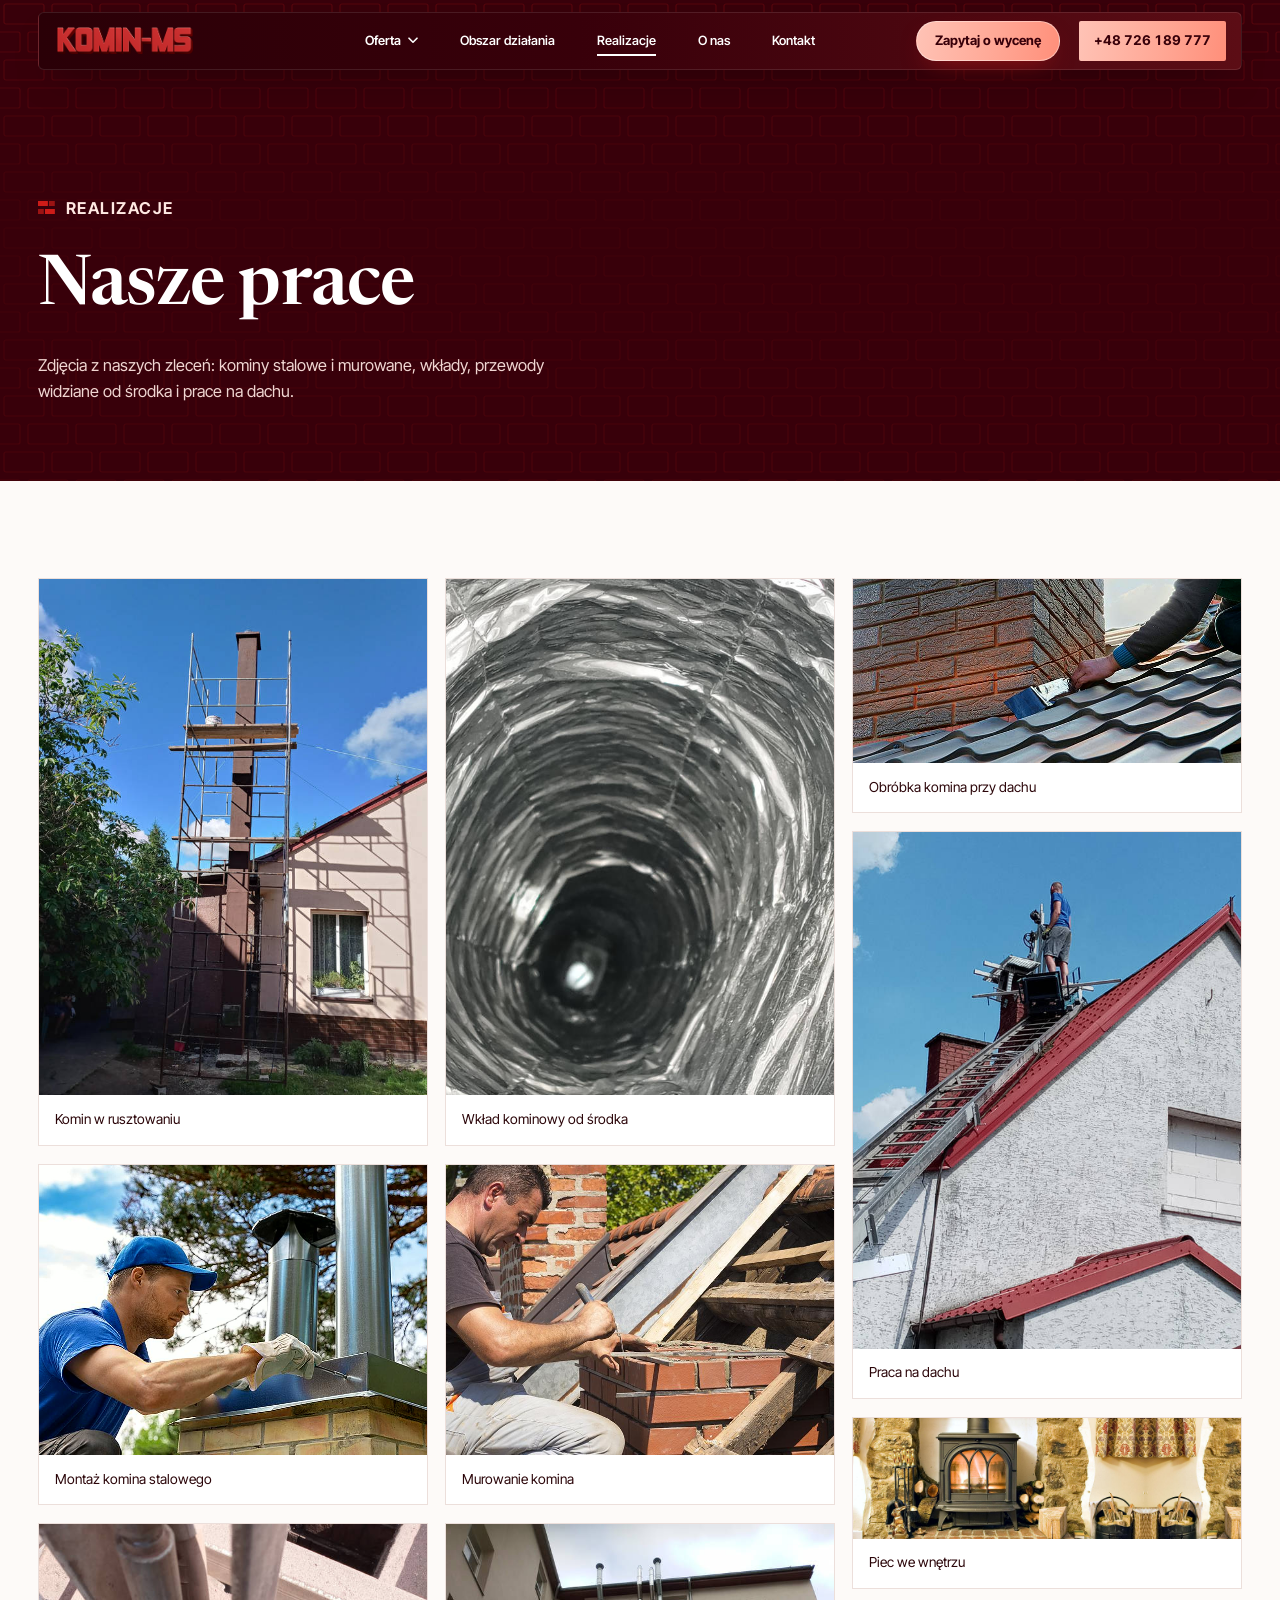
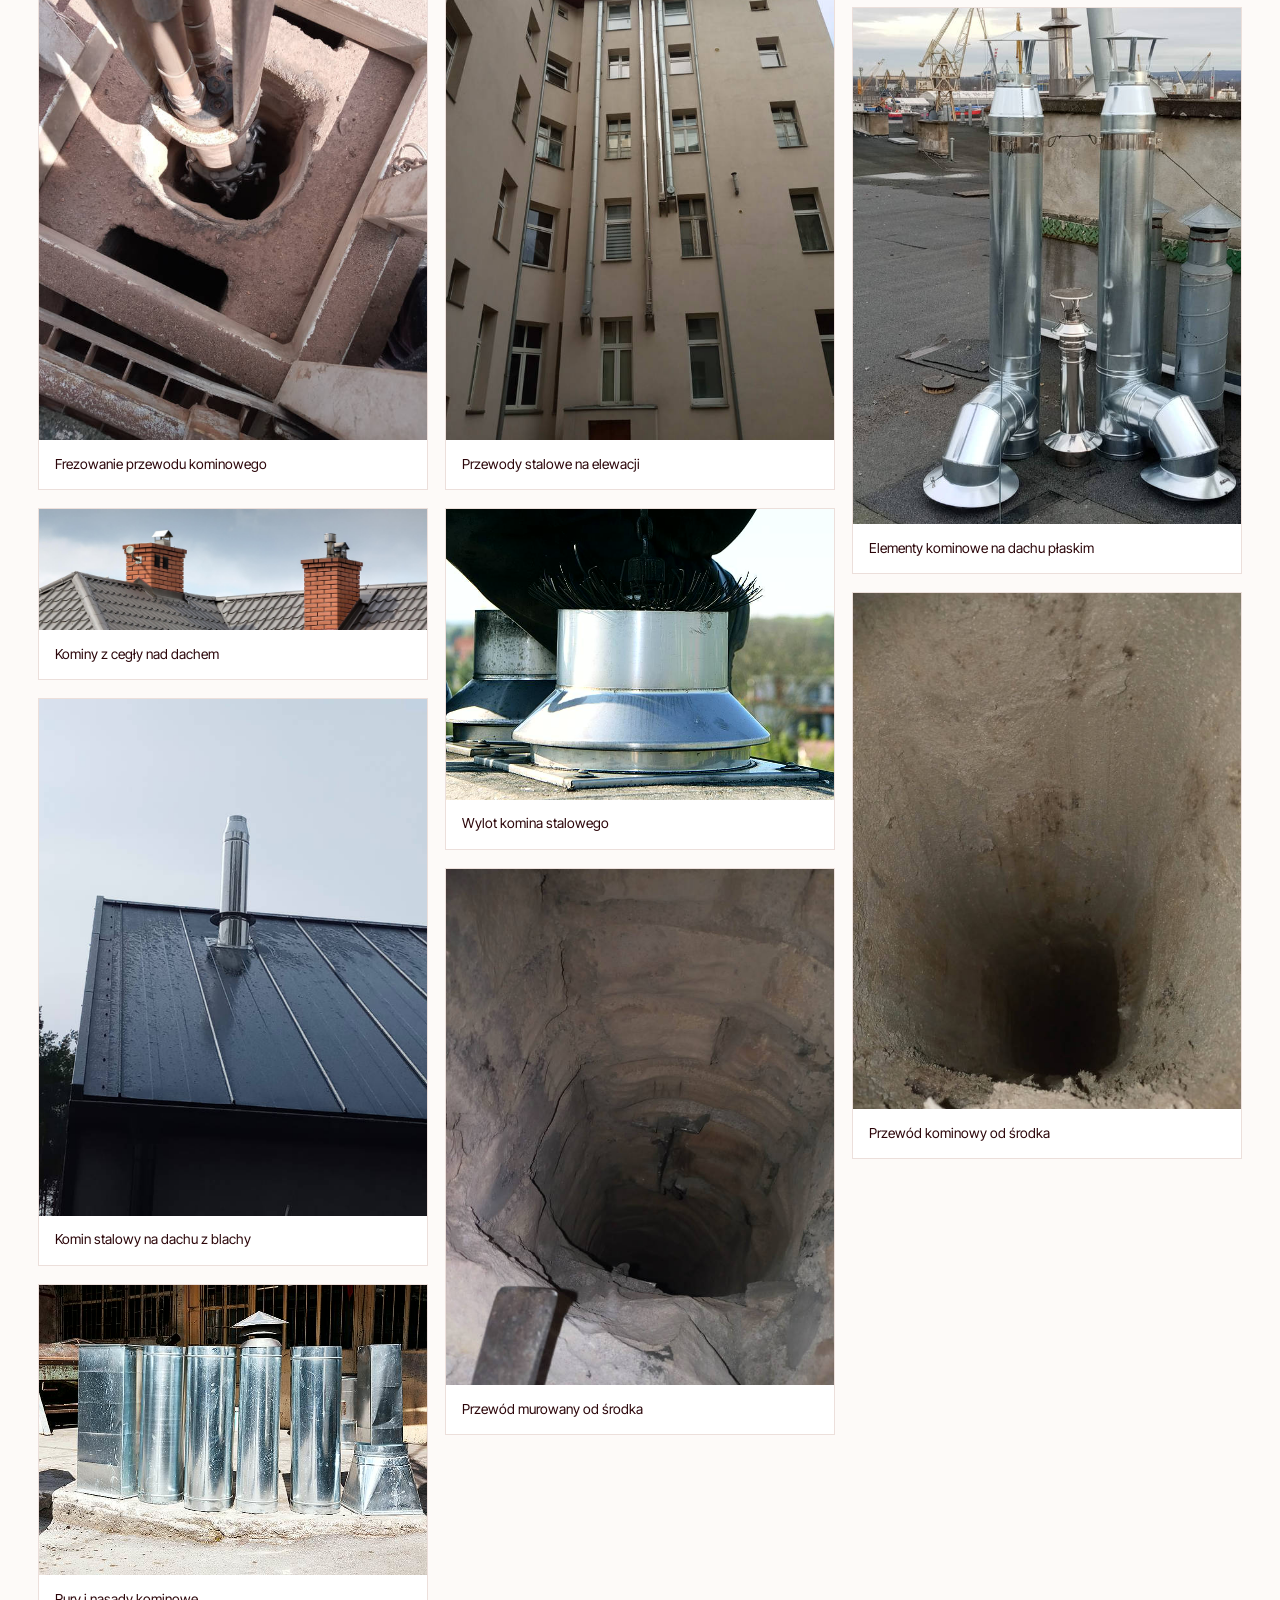
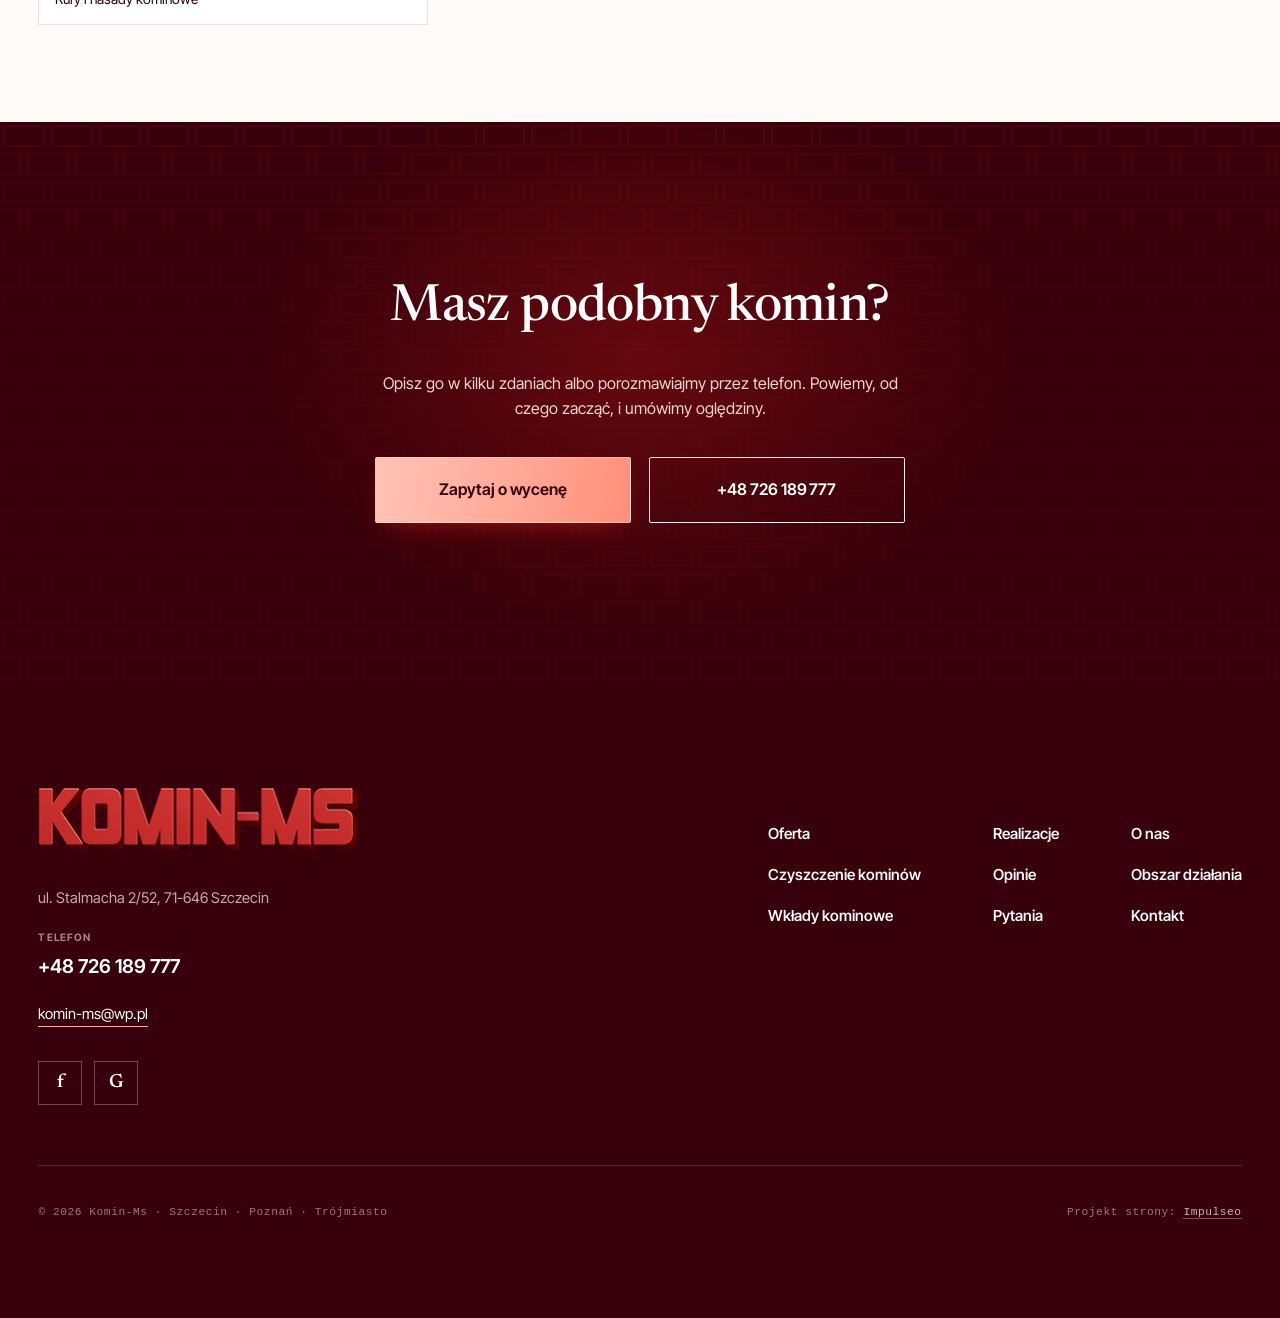
<file: realizacje.html>
<!DOCTYPE html>
<html lang="pl">
<head>
<meta charset="UTF-8">
<meta name="viewport" content="width=device-width, initial-scale=1.0">
<title>Realizacje - Komin-Ms</title>
<meta name="description" content="Realizacje Komin-Ms: kominy stalowe i murowane, wkłady kominowe, przewody od środka, prace na dachu. Szczecin, Poznań, Trójmiasto.">
<link rel="canonical" href="https://impulseo-pl.github.io/komin-ms/realizacje.html">
<meta name="robots" content="noindex, nofollow">
<meta property="og:type" content="website">
<meta property="og:locale" content="pl_PL">
<meta property="og:site_name" content="Komin-Ms">
<meta property="og:title" content="Realizacje - Komin-Ms">
<meta property="og:description" content="Realizacje Komin-Ms: kominy stalowe i murowane, wkłady kominowe, przewody od środka, prace na dachu. Szczecin, Poznań, Trójmiasto.">
<meta property="og:url" content="https://impulseo-pl.github.io/komin-ms/realizacje.html">
<meta property="og:image" content="https://impulseo-pl.github.io/komin-ms/img/og.jpg">
<meta property="og:image:width" content="1200">
<meta property="og:image:height" content="630">
<meta name="twitter:card" content="summary_large_image">
<meta name="theme-color" content="#38000a">
<link rel="preconnect" href="https://fonts.googleapis.com">
<link rel="preconnect" href="https://fonts.gstatic.com" crossorigin>
<link href="https://fonts.googleapis.com/css2?family=Inter+Tight:wght@400;500;600;700&family=Newsreader:ital,opsz,wght@0,6..72,400;0,6..72,500;0,6..72,600;1,6..72,800&display=swap" rel="stylesheet">
<link rel="stylesheet" href="assets/styles.css?v=20261117b">
</head>
<body>
<a class="skip" href="#tresc">Przejdź do treści</a>
<header class="fh">
<a class="fh-logo nav-logo" href="index.html" aria-label="Komin-Ms - strona główna"><img src="img/logo.png" alt="Komin-Ms" width="321" height="64"></a>
<nav class="nv" aria-label="Główne">
<div class="nv-drop">
<a class="nv-sum" href="oferta.html">Oferta <svg width="10" height="7" viewBox="0 0 10 7" fill="none" aria-hidden="true"><path d="M1 1.2l4 4 4-4" stroke="currentColor" stroke-width="1.6" stroke-linecap="round" stroke-linejoin="round"/></svg></a>
<div class="nv-panel">
<div class="nv-panel-head"><div><span>Oferta</span><strong>Komin od środka i&nbsp;od zewnątrz</strong></div><a class="nv-panel-all" href="oferta.html">Cała oferta &rarr;</a></div>
<div class="nv-panel-cols">
<div><a class="nv-cat" href="oferta.html#od-srodka">Komin od środka<small>Przewód dymowy, spalinowy, wentylacyjny</small></a><a class="nv-sub" href="oferta.html#czyszczenie">Czyszczenie komina<i aria-hidden="true">&rarr;</i></a><a class="nv-sub" href="oferta.html#frezowanie">Frezowanie komina<i aria-hidden="true">&rarr;</i></a><a class="nv-sub" href="oferta.html#uszczelnianie">Uszczelnianie i&nbsp;szlamowanie<i aria-hidden="true">&rarr;</i></a><a class="nv-sub" href="oferta.html#wklady">Montaż wkładów<i aria-hidden="true">&rarr;</i></a></div>
<div><a class="nv-cat" href="oferta.html#od-zewnatrz">Komin od zewnątrz<small>Nad dachem i&nbsp;na dachu</small></a><a class="nv-sub" href="oferta.html#przeglady">Przeglądy kominów<i aria-hidden="true">&rarr;</i></a><a class="nv-sub" href="oferta.html#przemurowanie">Przemurowanie komina<i aria-hidden="true">&rarr;</i></a><a class="nv-sub" href="oferta.html#budowa">Budowa kominów<i aria-hidden="true">&rarr;</i></a><a class="nv-sub" href="oferta.html#dachy">Dachy i&nbsp;rynny<i aria-hidden="true">&rarr;</i></a></div>
</div>
</div>
</div>
<a class="nv-a" href="index.html#obszar">Obszar działania</a>
<a class="nv-a" href="realizacje.html" aria-current="page">Realizacje</a>
<a class="nv-a" href="o-nas.html">O&nbsp;nas</a>
<a class="nv-a" href="kontakt.html">Kontakt</a>
</nav>
<a class="pill" href="kontakt.html#formularz">Zapytaj o&nbsp;wycenę</a>
<a class="fh-tel" href="tel:+48726189777" aria-label="Telefon +48 726 189 777"><span>+48 726 189 777</span></a>
<details class="mnav">
<summary><span class="mnav-ico" aria-hidden="true"><i></i><i></i></span>Menu</summary>
<div class="mnav-panel">
<div class="mnav-meta"><span>Nawigacja</span><a href="tel:+48726189777">+48 726 189 777</a></div>
<a class="mnav-l" href="oferta.html">Oferta <i aria-hidden="true">&rarr;</i></a>
<div class="mnav-g"><b>Komin od środka</b><a class="mnav-s" href="oferta.html#czyszczenie">Czyszczenie komina</a><a class="mnav-s" href="oferta.html#frezowanie">Frezowanie komina</a><a class="mnav-s" href="oferta.html#uszczelnianie">Uszczelnianie i&nbsp;szlamowanie</a><a class="mnav-s" href="oferta.html#wklady">Montaż wkładów</a><b>Komin od zewnątrz</b><a class="mnav-s" href="oferta.html#przeglady">Przeglądy kominów</a><a class="mnav-s" href="oferta.html#przemurowanie">Przemurowanie komina</a><a class="mnav-s" href="oferta.html#budowa">Budowa kominów</a><a class="mnav-s" href="oferta.html#dachy">Dachy i&nbsp;rynny</a></div>
<a class="mnav-l" href="index.html#obszar">Obszar działania <i aria-hidden="true">&rarr;</i></a>
<a class="mnav-l" href="realizacje.html">Realizacje <i aria-hidden="true">&rarr;</i></a>
<a class="mnav-l" href="o-nas.html">O&nbsp;nas <i aria-hidden="true">&rarr;</i></a>
<a class="mnav-l" href="kontakt.html">Kontakt <i aria-hidden="true">&rarr;</i></a>
<a class="btn btn--teal" href="kontakt.html#formularz">Zapytaj o&nbsp;wycenę</a>
</div>
</details>
</header>
<main id="tresc">
<section class="ph-top bricks on-dark">
<div class="shell wrap">
<p class="eb">Realizacje</p>
<h1>Nasze prace</h1>
<p>Zdjęcia z&nbsp;naszych zleceń: kominy stalowe i&nbsp;murowane, wkłady, przewody widziane od środka i&nbsp;prace na dachu.</p>

</div>
</section>

<section class="sec">
<div class="shell wrap">
<div class="wall">
<figure class="shot" data-rv><div class="ph"><img src="img/f1.jpg" alt="Wysoki komin w rusztowaniu przy domu" width="600" height="800" fetchpriority="high"></div><figcaption>Komin w&nbsp;rusztowaniu</figcaption></figure>
<figure class="shot" data-rv><div class="ph"><img src="img/g1.jpg" alt="Monter przy stalowym kominie na dachu" width="768" height="576" fetchpriority="high"></div><figcaption>Montaż komina stalowego</figcaption></figure>
<figure class="shot" data-rv><div class="ph"><img src="img/f8.jpg" alt="Frez z łańcuchami opuszczany do przewodu kominowego" width="600" height="800" fetchpriority="high"></div><figcaption>Frezowanie przewodu kominowego</figcaption></figure>
<figure class="shot" data-rv><div class="ph"><img src="img/g11.jpg" alt="Dwa kominy z cegły nad dachem" width="1920" height="600" decoding="async"></div><figcaption>Kominy z&nbsp;cegły nad dachem</figcaption></figure>
<figure class="shot" data-rv><div class="ph"><img src="img/f3.jpg" alt="Stalowy komin na dachu z czarnej blachy" width="600" height="800" decoding="async"></div><figcaption>Komin stalowy na dachu z&nbsp;blachy</figcaption></figure>
<figure class="shot" data-rv><div class="ph"><img src="img/g2.jpg" alt="Stalowe rury i nasady kominowe" width="768" height="576" decoding="async"></div><figcaption>Rury i&nbsp;nasady kominowe</figcaption></figure>
<figure class="shot" data-rv><div class="ph"><img src="img/f5.jpg" alt="Wkład kominowy widziany od środka przewodu" width="600" height="800" decoding="async"></div><figcaption>Wkład kominowy od środka</figcaption></figure>
<figure class="shot" data-rv><div class="ph"><img src="img/about.jpg" alt="Murowanie komina nad dachem" width="768" height="576" decoding="async"></div><figcaption>Murowanie komina</figcaption></figure>
<figure class="shot" data-rv><div class="ph"><img src="img/f6.jpg" alt="Stalowe przewody kominowe na elewacji kamienicy" width="600" height="800" decoding="async"></div><figcaption>Przewody stalowe na elewacji</figcaption></figure>
<figure class="shot" data-rv><div class="ph"><img src="img/g3.jpg" alt="Wylot stalowego komina podczas prac" width="768" height="576" decoding="async"></div><figcaption>Wylot komina stalowego</figcaption></figure>
<figure class="shot" data-rv><div class="ph"><img src="img/f2.jpg" alt="Murowany przewód kominowy widziany od środka" width="600" height="800" decoding="async"></div><figcaption>Przewód murowany od środka</figcaption></figure>
<figure class="shot" data-rv><div class="ph"><img src="img/g4.jpg" alt="Obróbka komina przy pokryciu dachu" width="768" height="365" decoding="async"></div><figcaption>Obróbka komina przy dachu</figcaption></figure>
<figure class="shot" data-rv><div class="ph"><img src="img/f7.jpg" alt="Praca na dachu z czerwonej dachówki, drabina dachowa" width="600" height="800" decoding="async"></div><figcaption>Praca na dachu</figcaption></figure>
<figure class="shot" data-rv><div class="ph"><img src="img/g10.jpg" alt="Piec wolnostojący we wnętrzu" width="1920" height="600" decoding="async"></div><figcaption>Piec we wnętrzu</figcaption></figure>
<figure class="shot" data-rv><div class="ph"><img src="img/f4.jpg" alt="Stalowe elementy kominowe na dachu płaskim" width="600" height="800" decoding="async"></div><figcaption>Elementy kominowe na dachu płaskim</figcaption></figure>
<figure class="shot" data-rv><div class="ph"><img src="img/f9.jpg" alt="Przewód kominowy widziany od środka" width="600" height="800" decoding="async"></div><figcaption>Przewód kominowy od środka</figcaption></figure>
</div>
</div>
</section>
<section class="closing bricks" aria-labelledby="zamkniecie">
<div class="shell wrap closing-in">
<h2 id="zamkniecie" data-rv>Masz podobny komin?</h2>
<p data-rv style="--d:.08s">Opisz go w&nbsp;kilku zdaniach albo porozmawiajmy przez telefon. Powiemy, od czego zacząć, i&nbsp;umówimy oględziny.</p>
<div class="hero-btns" data-rv style="--d:.16s">
<a class="btn btn--teal" href="kontakt.html#formularz">Zapytaj o&nbsp;wycenę</a>
<a class="btn btn--line" href="tel:+48726189777">+48 726 189 777</a>
</div>
</div>
</section>
</main>
<footer class="foot">
<div class="foot-top">
<div>
<a class="foot-logo" href="index.html" aria-label="Komin-Ms - strona główna"><img src="img/logo.png" alt="Komin-Ms" width="321" height="64" loading="lazy"></a>
<address>
<a class="addr" href="https://www.google.com/maps/place/Komin-Ms/@53.44915,14.574339,17z/data=!4m6!3m5!1s0x4700d67212222bbf:0x6a33945247b6e052!8m2!3d53.44915!4d14.574339" target="_blank" rel="noopener">ul. Stalmacha 2/52, 71-646 Szczecin</a>
<div class="foot-tels"><small>Telefon</small><a href="tel:+48726189777">+48 726 189 777</a></div>
<a class="foot-mail" href="mailto:komin-ms@wp.pl">komin-ms@wp.pl</a>
</address>
<div class="soc">
<a href="https://www.facebook.com/575456605868952" target="_blank" rel="noopener" aria-label="Komin-Ms na Facebooku"><b aria-hidden="true">f</b></a>
<a href="https://www.google.com/maps/place/Komin-Ms/@53.44915,14.574339,17z/data=!4m6!3m5!1s0x4700d67212222bbf:0x6a33945247b6e052!8m2!3d53.44915!4d14.574339" target="_blank" rel="noopener" aria-label="Wizytówka Komin-Ms w Google"><b aria-hidden="true">G</b></a>
</div>
</div>
<nav class="foot-menu" aria-label="Stopka">
<a href="oferta.html">Oferta</a>
<a href="realizacje.html">Realizacje</a>
<a href="o-nas.html">O&nbsp;nas</a>
<a href="oferta.html#czyszczenie">Czyszczenie kominów</a>
<a href="index.html#opinie">Opinie</a>
<a href="index.html#obszar">Obszar działania</a>
<a href="oferta.html#wklady">Wkłady kominowe</a>
<a href="index.html#faq">Pytania</a>
<a href="kontakt.html">Kontakt</a>
</nav>
</div>
<div class="foot-rule"></div>
<div class="foot-bot">
<span>&copy; 2026 Komin-Ms · Szczecin · Poznań · Trójmiasto</span>
<span>Projekt strony: <a class="foot-credit" href="https://impulseo.pl" target="_blank" rel="noopener">Impulseo</a></span>
</div>
</footer>
<div class="mbar sticky-call"><a href="tel:+48726189777">Zadzwoń</a><a href="kontakt.html#formularz">Zapytaj o&nbsp;wycenę</a></div>
<div class="demo-wazne" data-do="2026-11-18" data-cykl="3" hidden><svg class="dw-ico" width="13" height="13" viewBox="0 0 24 24" fill="none" aria-hidden="true"><circle cx="12" cy="12" r="8.6" stroke="currentColor" stroke-width="1.8"/><path d="M12 7.2V12l3.3 2" stroke="currentColor" stroke-width="1.8" stroke-linecap="round"/></svg><span class="dw-txt"></span></div>
<script src="assets/main.js?v=20261117"></script>
</body>
</html>
</file>
<file: assets/styles.css>
/* Komin-Ms - układ wg wzoru wskazanego przez zespół (17.11.2026).
   Pisany ręcznie, poza silnikiem dem. Kolory idą przez zmienne z :root (jeden blok); nazwy --teal* zostały z poprzedniej skórki, wartości to paleta czerwona. */
:root{
  /* paleta „Chili spice" od zespołu: #CD1C18 · #FFA896 · #9B1313 · #38000A */
  --ink:#2b0509;--ink-deep:#38000a;--ink-panel:#45040f;--rule-dark:#5f1820;
  --paper:#fdfaf8;--paper-sunken:#f9efec;--white:#fff;--hairline:#ecdfdb;
  --body:#4a3b3c;--slate:#6a5657;--slate-soft:#9a8586;--cream:#fff4ef;
  --teal:#cd1c18;--teal-deep:#9b1313;--teal-text:#9b1313;
  --accent:#cd1c18;--accent-d:#9b1313;--accent-soft:#ffa896;
  --teal-btn:linear-gradient(100deg,#ffc3b6 0%,#ffa896 55%,#ff8f7a 100%);
  --teal-btn-shadow:0 10px 26px -12px rgba(205,28,24,.75);
  --display:"Newsreader",Georgia,"Times New Roman",serif;
  --sans:"Inter Tight",system-ui,-apple-system,"Segoe UI",sans-serif;
  --mono:ui-monospace,SFMono-Regular,Menlo,Consolas,monospace;
  --gutter:clamp(1.25rem,3vw,2.75rem);
  --shell:min(100% - (var(--gutter) * 2),110.5rem);
  --ease:cubic-bezier(.16,.84,.44,1);
  --dur:.72s;
  --img-zoom:1.02;--img-dur:1.4s;
}
*,*::before,*::after{box-sizing:border-box}
html{-webkit-text-size-adjust:100%;scroll-behavior:smooth;scroll-padding-top:5.5rem}
body{margin:0;background:var(--paper);color:var(--body);font-family:var(--sans);font-size:1.0625rem;line-height:1.6;
  -webkit-font-smoothing:antialiased;text-rendering:optimizeLegibility;overflow-x:clip}
img{max-width:100%;display:block;height:auto}
a{color:inherit;text-decoration:none}
h1,h2,h3,h4,p,figure,blockquote,dl,dd,ul,ol{margin:0;padding:0}
ul,ol{list-style:none}
h1,h2,h3,h4{font-family:var(--display);font-optical-sizing:auto;text-wrap:balance;color:var(--ink);font-weight:500}
h2{font-size:clamp(2.15rem,4vw,3.925rem);line-height:1.12;letter-spacing:-.012em}
h3{font-size:clamp(1.3rem,1.7vw,1.7rem);line-height:1.18;letter-spacing:-.008em}
button{font:inherit;color:inherit;background:none;border:0;padding:0;cursor:pointer}
:focus-visible{outline:2px solid var(--teal);outline-offset:3px}
.shell{width:var(--shell);margin-inline:auto}
.vh{position:absolute;width:1px;height:1px;overflow:hidden;clip-path:inset(50%);white-space:nowrap}
.skip{position:absolute;left:1rem;top:-4rem;z-index:200;background:var(--ink);color:#fff;padding:.7rem 1rem}
.skip:focus{top:1rem}
.nowrap{white-space:nowrap}

/* ---------- etykieta sekcji (znak z dwóch cegieł + napis) ---------- */
.eb{display:inline-flex;align-items:center;gap:.7rem;font-size:.72rem;font-weight:650;letter-spacing:.09em;text-transform:uppercase;color:var(--teal-text)}
.eb::before{content:"";width:1.02rem;height:.86rem;flex:none;
  background:
    linear-gradient(var(--teal),var(--teal)) 0 0/58% 42% no-repeat,
    linear-gradient(var(--teal-deep),var(--teal-deep)) 100% 0/34% 42% no-repeat,
    linear-gradient(var(--teal-deep),var(--teal-deep)) 0 100%/34% 42% no-repeat,
    linear-gradient(var(--teal),var(--teal)) 100% 100%/58% 42% no-repeat}
.on-dark .eb{color:#ffe9e3}
.eb + h2{margin-top:clamp(2.2rem,2.75vw,3.25rem)}

/* ---------- przyciski: jedno tempo, jedno wypełnienie ---------- */
.btn{position:relative;isolation:isolate;overflow:hidden;display:inline-flex;align-items:center;justify-content:center;gap:.5rem;
  min-height:58px;padding:.6rem 2rem;font-family:var(--sans);font-weight:620;font-size:1rem;letter-spacing:-.005em;line-height:1.1;
  border:1px solid transparent;border-radius:2px;cursor:pointer;white-space:nowrap;
  transition:color var(--dur) var(--ease),border-color var(--dur) var(--ease),filter var(--dur) var(--ease),box-shadow var(--dur) var(--ease)}
.btn::before{content:"";position:absolute;inset:0;z-index:-1;background:var(--fill,var(--white));transform:scaleY(0);transform-origin:50% 100%;
  transition:transform var(--dur) var(--ease)}
.btn--teal{background:var(--teal-btn);color:var(--ink-deep);border-color:rgba(255,255,255,.35);box-shadow:var(--teal-btn-shadow);--fill:var(--ink-deep)}
.btn--line{color:#fff;border:2px solid rgba(255,255,255,.92);--fill:var(--cream)}
.btn--ink{background:var(--ink);color:#fff;border-color:var(--ink);--fill:var(--accent-soft)}
.btn--frame{color:var(--ink);border:2px solid var(--ink);--fill:var(--ink)}
.btn--wide{min-height:72px;padding-inline:2.25rem;font-size:1.06rem}
.btn--caps{text-transform:uppercase;font-size:.8rem;letter-spacing:.06em;font-weight:700;min-height:52px}
@media(hover:hover){
  .btn:hover::before{transform:scaleY(1)}
  .btn--teal:hover{color:#ffa896;border-color:var(--teal)}
  .btn--line:hover{color:var(--ink-deep);border-color:var(--cream);text-shadow:none}
  .btn--ink:hover{color:var(--ink-deep);border-color:var(--teal)}
  .btn--frame:hover{color:#fff;border-color:var(--teal)}
}
.btn:active{transform:scale(.97)}
.lnk{display:inline-flex;align-items:center;gap:.55rem;min-height:3rem;font-weight:620;color:var(--teal-text);border-bottom:2px solid var(--teal);padding-bottom:.1rem;
  transition:color var(--dur) var(--ease),border-color var(--dur) var(--ease)}
.lnk .ar{transition:transform var(--dur) var(--ease)}
.on-dark .lnk{color:#fff}
@media(hover:hover){.lnk:hover{color:var(--ink)}.on-dark .lnk:hover{color:#ffa896}.lnk:hover .ar{transform:translateX(5px)}}

/* ---------- nawigacja (wspólna dla hero i paska pływającego) ---------- */
.nv{display:flex;align-items:center;gap:clamp(.4rem,1.4vw,1.6rem)}
.nv-a,.nv-sum{position:relative;display:inline-flex;align-items:center;gap:.45rem;min-height:2.75rem;padding:.3rem .75rem;font-size:.84rem;font-weight:560;color:#fff;cursor:pointer;white-space:nowrap}
.nv-sum{font-size:.95rem;font-weight:600}
.nv-a::after,.nv-sum::after{content:"";position:absolute;left:.75rem;right:.75rem;bottom:.45rem;height:1.5px;background:currentColor;transform:scaleX(0);transform-origin:0 50%;transition:transform .45s var(--ease)}
.nv-a:hover::after,.nv-drop:hover .nv-sum::after,.nv-a[aria-current]::after{transform:scaleX(1)}
.nv-sum svg{transition:transform .45s var(--ease)}
.nv-drop{position:relative}
.nv-drop:hover .nv-sum svg,.nv-drop:focus-within .nv-sum svg{transform:rotate(180deg)}
.nv-panel{position:absolute;left:0;top:100%;z-index:60;width:min(46rem,86vw);margin-top:10px;padding:1.6rem 1.7rem 1.5rem;background:var(--white);color:var(--ink);
  border:1px solid var(--hairline);border-radius:4px;box-shadow:0 28px 60px -28px rgba(56,0,10,.45);
  opacity:0;visibility:hidden;transform:translateY(8px);transition:opacity .35s var(--ease),transform .35s var(--ease),visibility .35s}
.nv-panel::before{content:"";position:absolute;left:0;right:0;top:-12px;height:12px}
.nv-drop:hover .nv-panel,.nv-drop:focus-within .nv-panel{opacity:1;visibility:visible;transform:none}
.nv-panel-head{display:flex;justify-content:space-between;align-items:flex-end;gap:1.5rem;padding-bottom:1.1rem;border-bottom:1px solid var(--hairline)}
.nv-panel-head span{display:block;font-family:var(--mono);font-size:.68rem;letter-spacing:.08em;text-transform:uppercase;color:var(--slate)}
.nv-panel-head strong{display:block;margin-top:.35rem;font-family:var(--display);font-weight:500;font-size:1.35rem;line-height:1.15}
.nv-panel-all{font-size:.84rem;font-weight:640;color:var(--teal-text);white-space:nowrap;border-bottom:2px solid var(--teal)}
.nv-panel-cols{display:grid;grid-template-columns:1fr 1fr;gap:1.8rem;margin-top:1.2rem}
.nv-cat{display:block;font-family:var(--display);font-size:1.12rem;font-weight:500;color:var(--ink)}
.nv-cat small{display:block;margin-top:.15rem;font-family:var(--sans);font-size:.78rem;color:var(--slate)}
.nv-sub{display:flex;justify-content:space-between;gap:1rem;padding:.6rem 0;border-bottom:1px solid var(--hairline);font-size:.9rem;font-weight:540;color:var(--body);transition:color .35s var(--ease),padding .35s var(--ease)}
.nv-sub:first-of-type{margin-top:.7rem;border-top:1px solid var(--hairline)}
.nv-sub i{font-style:normal;color:var(--teal);transition:transform .35s var(--ease)}
.nv-sub:hover{color:var(--teal-text)}.nv-sub:hover i{transform:translateX(4px)}

/* pigułka i telefon po prawej */
.nv-acts{display:flex;align-items:center;gap:.7rem;margin-left:auto}
.pill{position:relative;isolation:isolate;overflow:hidden;display:inline-flex;align-items:center;gap:.6rem;min-height:2.95rem;padding:.45rem 1.45rem;border-radius:999px;background:var(--teal-btn);color:var(--ink-deep);
  font-size:.82rem;font-weight:700;border:1px solid rgba(255,255,255,.4);box-shadow:var(--teal-btn-shadow);white-space:nowrap;transition:color var(--dur) var(--ease)}
.pill::before{content:"";position:absolute;inset:0;z-index:-1;background:var(--ink-deep);transform:scaleY(0);transform-origin:50% 100%;transition:transform var(--dur) var(--ease)}
.pill-ar{display:inline-grid;place-items:center;width:1.25rem;height:1.25rem;border-radius:50%;background:rgba(56,0,10,.14);font-size:.7rem}
.nv-tel{text-shadow:0 1px 14px rgba(28,0,5,.7),0 0 2px rgba(28,0,5,.5);font-size:1.02rem;font-weight:520;color:#fff;white-space:nowrap;padding:.4rem .35rem;font-variant-numeric:tabular-nums}
@media(hover:hover){.pill:hover{color:#ffa896}.pill:hover::before{transform:scaleY(1)}.nv-tel:hover{text-decoration:underline;text-underline-offset:.25em}}

/* ---------- pasek pływający ---------- */
.fh{position:fixed;z-index:90;top:.75rem;left:var(--gutter);right:var(--gutter);display:flex;align-items:center;gap:1.2rem;min-height:3.6rem;padding:.35rem .9rem .35rem 1.1rem;
  color:#fff;background:linear-gradient(90deg,#2a0007 0%,#38000a 45%,#5c0d15 100%);border:1px solid rgba(255,255,255,.1);border-radius:6px;box-shadow:0 18px 40px -22px rgba(0,0,0,.65);
  transition:opacity .5s var(--ease),transform .5s var(--ease),visibility .5s}
.fh.is-off{opacity:0;visibility:hidden;transform:translateY(-14px)}
.fh-logo{display:inline-flex;align-items:center;flex:none;margin-right:auto}
.fh-logo img{height:1.7rem;width:auto}
.fh .nv{margin-inline:auto}
.fh .nv-a,.fh .nv-sum{font-size:.8rem}
.fh .pill{min-height:2.5rem;padding-inline:1.1rem}
.fh-tel{display:inline-flex;align-items:center;gap:.5rem;min-height:2.5rem;padding:.3rem .95rem;background:var(--teal-btn);color:var(--ink-deep);font-size:.84rem;font-weight:700;white-space:nowrap;font-variant-numeric:tabular-nums;border-radius:2px;transition:filter var(--dur) var(--ease)}
@media(hover:hover){.fh-tel:hover{filter:brightness(1.08)}}

/* menu mobilne */
.mnav{display:none;margin-left:.2rem}
.mnav > summary{list-style:none;display:inline-flex;align-items:center;gap:.6rem;min-height:2.75rem;padding:.3rem .5rem;font-size:.84rem;font-weight:640;cursor:pointer}
.mnav > summary::-webkit-details-marker{display:none}
.mnav-ico{display:grid;gap:5px;width:1.25rem}
.mnav-ico i{display:block;height:2px;background:#fff;transition:transform .4s var(--ease)}
.mnav[open] .mnav-ico i:first-child{transform:translateY(3.5px) rotate(45deg)}
.mnav[open] .mnav-ico i:last-child{transform:translateY(-3.5px) rotate(-45deg)}
.mnav-panel{position:absolute;left:0;right:0;top:calc(100% + .5rem);max-height:calc(100svh - 6rem);overflow:auto;padding:1.1rem 1.2rem 1.4rem;background:var(--ink-deep);border:1px solid var(--rule-dark);border-radius:6px;box-shadow:0 30px 60px -20px rgba(0,0,0,.7)}
.mnav-meta{display:flex;justify-content:space-between;align-items:center;font-family:var(--mono);font-size:.68rem;letter-spacing:.08em;text-transform:uppercase;color:var(--slate-soft);padding-bottom:.8rem;border-bottom:1px solid var(--rule-dark)}
.mnav-meta a{color:#ffa896;font-size:.8rem}
.mnav-l{display:flex;justify-content:space-between;align-items:center;min-height:3.25rem;border-bottom:1px solid var(--rule-dark);font-family:var(--display);font-size:1.3rem;color:#fff}
.mnav-l i{font-style:normal;color:var(--accent-soft);font-family:var(--sans);font-size:1rem}
.mnav-s{display:block;padding:.55rem 0 .55rem 1rem;font-size:.95rem;color:#f3dcd8}
.mnav-g{padding:.5rem 0 .7rem;border-bottom:1px solid var(--rule-dark)}
.mnav-g b{display:block;margin:.5rem 0 .2rem;font-family:var(--mono);font-size:.66rem;letter-spacing:.08em;text-transform:uppercase;font-weight:500;color:var(--slate-soft)}
.mnav-panel .btn{width:100%;margin-top:1.2rem}

/* ---------- HERO ---------- */
.hero{position:relative;isolation:isolate;display:flex;flex-direction:column;min-height:100svh;overflow:clip;color:#fff;
  background:linear-gradient(90deg,#9b1313 0%,#b8181a 46%,#cd1c18 100%)}
.hero-media{position:absolute;inset:auto 0 0 0;z-index:-2;height:min(66%,46vw);min-height:20rem;
  -webkit-mask-image:linear-gradient(180deg,transparent 0%,#000 34%);mask-image:linear-gradient(180deg,transparent 0%,#000 34%)}
.hero-media img{width:100%;height:100%;object-fit:cover;object-position:78% 100%}
.hero::before{content:"";position:absolute;inset:0;z-index:-1;pointer-events:none;
  background:linear-gradient(90deg,rgba(56,0,10,.44) 0%,rgba(56,0,10,.12) 46%,transparent 66%),linear-gradient(180deg,rgba(155,19,19,.5) 0%,rgba(155,19,19,.18) 42%,transparent 62%)}
.mast{width:var(--shell);margin-inline:auto;padding-top:clamp(.9rem,2vh,1.5rem)}
.wordmark{display:block;color:var(--cream);line-height:0}
.wordmark svg{display:block;width:100%;height:auto;max-height:min(30svh,17vw);overflow:visible}
.wordmark{color:#fff4ef}
.wordmark text{font-family:"Newsreader",Georgia,serif;font-weight:800;font-style:italic;font-variation-settings:"opsz" 72;fill:currentColor}
.mast-row{display:flex;align-items:center;margin-top:clamp(1.2rem,4.4svh,3.4rem)}
.mast-row .nv{margin-left:-.75rem}
.hero-copy{width:var(--shell);margin-inline:auto;flex:1;display:flex;flex-direction:column;justify-content:flex-start;padding-top:clamp(1rem,3.4svh,2.6rem);padding-bottom:clamp(1.6rem,4svh,3rem);text-shadow:0 2px 18px rgba(60,0,8,.34)}
.hero h1{max-width:21ch;color:#fff;font-weight:600;font-size:min(clamp(2.5rem,5vw,5rem),9.2svh);line-height:1.02;letter-spacing:-.012em}
.hero-lead{max-width:36rem;margin-top:clamp(1rem,2.4svh,1.7rem);font-size:clamp(1rem,1.16vw,1.14rem);line-height:1.55;color:#fff}
.hero-btns{display:flex;flex-wrap:wrap;gap:.75rem;margin-top:clamp(1.1rem,2.8svh,1.65rem);text-shadow:none}
.hero-btns .btn{min-width:14.25rem}

/* pasek haseł pod hero: jeden rząd, wyśrodkowane, pionowa kreska akcentu */
.trust{position:relative;background:rgba(56,0,10,.92);color:#fff}
.trust-in{width:var(--shell);margin-inline:auto;display:flex;align-items:center;gap:clamp(1rem,2.6vw,3rem);min-height:78px;padding-block:.75rem}
.tf{display:flex;flex-direction:row;align-items:flex-end;justify-content:flex-start;text-align:left;gap:.55rem;min-height:44px;padding:0;text-shadow:0 1px 10px rgba(25,0,4,.58)}

.tf .k{display:inline-flex;align-items:center;gap:.2rem;font-size:clamp(1rem,1.25vw,1.25rem);font-weight:520;line-height:1;letter-spacing:-.01em;color:var(--cream);white-space:nowrap}
.tf .k svg{width:.95rem;height:.95rem;color:#fff}
.tf .v{font-size:clamp(.68rem,.82vw,.8rem);color:rgba(255,255,255,.72);line-height:1;padding-bottom:.02em;white-space:nowrap}
a.tf{transition:background .5s var(--ease)}
@media(hover:hover){a.tf:hover .k{color:#ffa896}}

/* ---------- sekcje ---------- */
.sec{padding-block:clamp(5rem,7.6vw,9rem)}
.sec--white{background:var(--white)}
.sec--sunken{background:var(--paper-sunken)}
.sec--dark{position:relative;isolation:isolate;background:var(--ink-deep);color:#f0d6d2}
.sec--dark h2,.sec--dark h3{color:#fff}
.bricks::before{content:"";position:absolute;inset:0;z-index:-1;pointer-events:none;opacity:.5;
  background-image:url("data:image/svg+xml,%3Csvg xmlns='http://www.w3.org/2000/svg' width='96' height='56' viewBox='0 0 96 56'%3E%3Cg fill='none' stroke='%23cd1c18' stroke-opacity='.42' stroke-width='1.2'%3E%3Crect x='4' y='4' width='40' height='20' rx='2'/%3E%3Crect x='52' y='4' width='40' height='20' rx='2'/%3E%3Crect x='-20' y='32' width='40' height='20' rx='2'/%3E%3Crect x='28' y='32' width='40' height='20' rx='2'/%3E%3Crect x='76' y='32' width='40' height='20' rx='2'/%3E%3C/g%3E%3C/svg%3E");
  -webkit-mask-image:linear-gradient(180deg,#000 0%,rgba(0,0,0,.25) 46%,rgba(0,0,0,.6) 100%);mask-image:linear-gradient(180deg,#000 0%,rgba(0,0,0,.25) 46%,rgba(0,0,0,.6) 100%)}
.head2{display:grid;grid-template-columns:minmax(0,1fr) minmax(0,31.5rem);align-items:end;gap:clamp(2rem,6vw,7rem)}
.head2 .side{padding-bottom:.4rem;color:var(--slate)}
.head2 .side .lnk{margin-top:1.1rem}
.on-dark .head2 .side{color:#dcbcb7}

/* O nas */
.about-row{display:grid;grid-template-columns:minmax(0,1.05fr) minmax(0,24.5rem);gap:clamp(2.5rem,7vw,8rem);align-items:start;width:min(100% - clamp(2.5rem,8vw,9.5rem),104rem);margin-inline:auto}
.about h2{margin-top:clamp(2.6rem,4.6vw,4.6rem);max-width:17ch}
.about-txt{display:grid;gap:1.6rem;max-width:44rem;margin-top:clamp(2.4rem,3.6vw,4rem);font-size:clamp(1.02rem,1.16vw,1.14rem)}
.about-acts{display:flex;align-items:center;flex-wrap:wrap;gap:clamp(1.4rem,2.8vw,3rem);margin-top:clamp(2.4rem,3.6vw,3.6rem)}
.about-fig{margin-top:clamp(2.6rem,3.25vw,3.9rem)}
.about-fig .ph{overflow:hidden}
.about-fig img{width:100%;aspect-ratio:1/1.01;object-fit:cover;object-position:32% 50%}
.cap{display:flex;justify-content:space-between;align-items:baseline;gap:1.5rem;padding-top:1.2rem;font-size:.9rem;color:var(--ink)}
.cap b{font-family:var(--sans);font-weight:650;font-size:.68rem;letter-spacing:.09em;text-transform:uppercase;color:var(--teal-text);text-align:right}

/* Opinie + przebieg zlecenia */
.rv-head{display:grid;grid-template-columns:minmax(0,1fr) auto;align-items:end;gap:2rem 4rem}
.rate{display:flex;flex-wrap:wrap;gap:1.4rem 2.6rem}
.rate-item{display:inline-flex;align-items:center;gap:.7rem;color:var(--ink)}
.rate-src{font-family:var(--display);font-size:1.25rem;font-weight:600;color:var(--teal-text)}
.rate-num{font-size:2.05rem;font-weight:560;letter-spacing:-.02em;line-height:1}
.rate-meta{display:grid;gap:.15rem;font-size:.76rem;color:var(--slate)}
.stars{display:inline-flex;gap:.12rem;color:var(--teal)}
.stars svg{width:.82rem;height:.82rem}
.rate-item u{text-decoration:underline;text-decoration-thickness:1px;text-underline-offset:.22em}
.rv-body{display:grid;grid-template-columns:minmax(0,1fr) minmax(0,1fr);gap:clamp(2.5rem,7vw,8rem);margin-top:clamp(3rem,4.6vw,5rem)}
.rv-mark{display:block;font-family:var(--display);font-style:italic;font-size:2.6rem;line-height:.6;color:var(--teal)}
.rv-quote{margin-top:1.1rem;max-width:22ch;font-family:var(--sans);font-size:clamp(1.5rem,2.3vw,2.2rem);line-height:1.3;letter-spacing:-.02em;font-weight:420;color:var(--ink)}
.rv-by{margin-top:1.6rem;font-size:.9rem;color:var(--slate)}
.rv-by strong{color:var(--ink);font-weight:720}
.rv-by a{border-bottom:1px solid currentColor}
.rv-cta{margin-top:clamp(3rem,6vw,6rem)}
.rv-cta p{max-width:21rem;font-size:.95rem;color:var(--slate)}
.rv-cta .hero-btns{margin-top:1.3rem}
.steps-bar{display:flex;justify-content:space-between;align-items:center;padding-bottom:1rem;border-bottom:1px solid var(--hairline);font-size:.68rem;font-weight:700;letter-spacing:.09em;text-transform:uppercase;color:var(--slate)}
.steps-bar span:last-child{font-family:var(--mono);font-weight:400;letter-spacing:.03em}
.step{display:grid;grid-template-columns:3rem minmax(0,1fr);gap:.4rem 1rem;padding:1.5rem 0;border-bottom:1px solid var(--hairline)}
.step .no{font-family:var(--mono);font-size:.72rem;color:var(--teal-text);padding-top:.45rem}
.step h3{font-size:1.32rem}
.step p{grid-column:2;font-size:.95rem;color:var(--slate)}

/* Zdjęcia ze zleceń (ciemna) */
.proof{padding-block:clamp(5.5rem,7.25vw,8.25rem)}
.proof .shell{width:calc(100% - var(--gutter) * 2)}
.proof-head{display:grid;grid-template-columns:minmax(0,2.55fr) minmax(0,1fr);align-items:end;gap:2rem 3rem;margin-bottom:clamp(1.9rem,2.5vw,2.9rem)}
.proof-head h2{margin-top:clamp(1rem,1.4vw,1.5rem)}
.proof-head p{font-size:.95rem;color:#dcbcb7}
.proof-grid{display:grid;grid-template-columns:minmax(0,2.62fr) minmax(19rem,1fr);gap:clamp(1.5rem,2.25vw,2.5rem);align-items:stretch}
.pair{position:relative;display:grid;grid-template-columns:1fr 1fr;gap:2px;background:var(--rule-dark);height:clamp(19rem,58svh,36rem)}
.pair figure{position:relative;overflow:hidden;background:#1f0005}
.pair img{width:100%;height:100%;object-fit:cover}
.pair figcaption,.tag{position:absolute;left:.9rem;top:.9rem;padding:.38rem .6rem;background:rgba(56,0,10,.86);font-family:var(--mono);font-size:.64rem;letter-spacing:.1em;text-transform:uppercase;color:#fbeeeb}
.job[hidden]{display:none}
.job-cap{display:flex;justify-content:space-between;gap:1rem;margin-top:clamp(.8rem,1vw,1.1rem);font-family:var(--mono);font-size:.74rem;letter-spacing:.025em;color:#b98d87}
.film{display:grid;grid-template-columns:repeat(3,1fr);gap:.6rem;margin-top:clamp(.9rem,1.2vw,1.4rem)}
.film-b{display:flex;flex-direction:column;align-items:flex-start;gap:.25rem;min-height:4.4rem;padding:.75rem .9rem;text-align:left;background:rgba(255,255,255,.035);border:1px solid var(--rule-dark);color:#fff;transition:border-color var(--dur) var(--ease),background var(--dur) var(--ease)}
.film-b small{display:flex;justify-content:space-between;width:100%;font-family:var(--mono);font-size:.62rem;letter-spacing:.1em;text-transform:uppercase;color:#c9a29c}
.film-b small em{font-style:normal;padding:.1rem .35rem;background:var(--accent-soft);color:var(--ink-deep);visibility:hidden}
.film-b > span{font-size:.92rem;font-weight:620}
.film-b[aria-selected="true"]{border-color:var(--accent-soft);background:rgba(205,28,24,.12)}
.film-b[aria-selected="true"] small em{visibility:visible}
@media(hover:hover){.film-b:hover{border-color:var(--accent-soft)}}
.panel{display:flex;flex-direction:column;height:100%;padding:clamp(1.3rem,1.7vw,1.9rem);border:1px solid var(--rule-dark);border-radius:2px;background:rgba(69,4,15,.68)}
.panel-t{font-family:var(--mono);font-size:.72rem;letter-spacing:.08em;text-transform:uppercase;color:var(--accent-soft);line-height:1.6}
.panel dl{margin-top:clamp(1.1rem,1.4vw,1.6rem);border-top:1px solid var(--rule-dark)}
.panel dl > div{padding:clamp(.8rem,1vw,1.05rem) 0;border-bottom:1px solid var(--rule-dark)}
.panel dt{font-family:var(--mono);font-size:.62rem;letter-spacing:.12em;text-transform:uppercase;color:#b98d87}
.panel dd{margin-top:.45rem;font-size:.95rem;font-weight:600;color:#fff;line-height:1.35}
.panel .lnk{margin-top:auto;width:max-content}
.panel dl + .lnk{margin-top:1.6rem}

/* Wstęga zdjęć */
.ribbon-sec{padding-block:clamp(5rem,6.6vw,7.5rem) clamp(4rem,5vw,6rem);background:var(--paper);overflow:clip}
.ribbon-copy{width:min(100% - var(--gutter) * 2,46rem);margin-inline:auto;text-align:center}
.ribbon-copy h2{font-size:clamp(2.1rem,3.4vw,3.3rem)}
.ribbon-copy p{margin-top:1.5rem;font-size:.95rem;color:var(--body)}
.ribbon-acts{display:flex;justify-content:center;flex-wrap:wrap;gap:.6rem;margin-top:1.7rem}
.ribbon{position:relative;height:clamp(19rem,37vw,34rem);margin-top:clamp(.5rem,1vw,1rem);touch-action:pan-y;cursor:grab;user-select:none;-webkit-user-select:none}
.ribbon.is-drag{cursor:grabbing}
.rb{position:absolute;left:50%;top:50%;width:clamp(7.5rem,12.6vw,12rem);aspect-ratio:4/5;margin:0;overflow:hidden;background:#eadbd6;box-shadow:0 26px 40px -26px rgba(56,0,10,.55);will-change:transform;transform:translate(-50%,-50%)}
.rb img{width:100%;height:100%;object-fit:cover;pointer-events:none}
.ribbon-hint{display:flex;justify-content:center;align-items:center;gap:.8rem;margin-top:.6rem;font-family:var(--mono);font-size:.7rem;letter-spacing:.1em;text-transform:uppercase;color:var(--slate)}
/* bez JS: zwykły rząd z przewijaniem */
.ribbon:not(.is-3d){display:flex;gap:1rem;overflow-x:auto;padding-inline:var(--gutter);align-items:center}
.ribbon:not(.is-3d) .rb{position:static;transform:none;flex:none;width:clamp(11rem,18vw,16rem)}

/* Objawy: dwie karty */
.promo-row{display:grid;grid-template-columns:minmax(0,1fr) minmax(0,1.12fr);gap:clamp(2.5rem,6vw,7rem);align-items:center}
.promo h2{max-width:13ch}
.promo-txt{max-width:30rem;margin-top:clamp(1.8rem,3vw,3rem);font-size:.98rem;color:var(--slate)}
.promo .btn{margin-top:2rem;min-height:52px;padding-inline:1.4rem;font-size:.95rem}
.tickets{position:relative;margin:0;padding:1rem 0 2.2rem;min-height:24rem}
.ticket{font-family:var(--mono);font-size:.74rem;letter-spacing:.02em;border-radius:3px}
.ticket--dark{position:relative;z-index:1;width:min(100%,25rem);margin-left:auto;padding:1.4rem 1.5rem 1.5rem;background:var(--ink-deep);color:#d8b8b3;transform:rotate(1.2deg);box-shadow:0 30px 50px -30px rgba(56,0,10,.6)}
.ticket--paper{position:relative;z-index:2;width:min(100%,28rem);margin:-.5rem auto 0 0;padding:1.5rem 1.6rem 1.6rem;background:#fff3ee;color:var(--ink);border:1px solid #f2d9d2;transform:rotate(-1.4deg);box-shadow:0 34px 60px -34px rgba(56,0,10,.5)}
.ticket-h{font-size:.64rem;letter-spacing:.11em;text-transform:uppercase}
.ticket--paper .ticket-h{color:var(--teal-text)}
.ticket-one{display:flex;justify-content:space-between;align-items:baseline;gap:1rem;margin-top:1.3rem;padding-bottom:.7rem;border-bottom:1px dashed #6e2a31}
.ticket-one strong{font-size:1.18rem;font-weight:600;color:#fff;letter-spacing:0}
.ticket-one span{white-space:nowrap}
.ticket-note{margin-top:.7rem;font-size:.68rem}
.ticket ul{margin-top:1.2rem;display:grid;gap:.55rem}
.ticket li{display:flex;align-items:baseline;gap:.5rem}
.ticket li i{flex:1;border-bottom:1px dotted #d4aea6;transform:translateY(-.2em)}
.ticket li b{font-weight:600}
.ticket-sum{display:flex;justify-content:space-between;align-items:baseline;gap:1rem;margin-top:1.3rem;padding-top:1rem;border-top:2px solid var(--ink);font-weight:700}
.ticket-sum strong{font-size:1.02rem}
.tickets figcaption{position:absolute;right:0;bottom:0;font-family:var(--mono);font-size:.64rem;letter-spacing:.06em;color:var(--slate-soft)}

/* Usługi: dwie bramy */
.gates{display:grid;grid-template-columns:1fr 1fr;gap:clamp(1.5rem,2vw,2.5rem);margin-top:clamp(3rem,4.3vw,5.2rem)}
.gate{display:flex;flex-direction:column;min-width:0;background:var(--white);border:1px solid var(--hairline);border-radius:2px;overflow:hidden}
.gate-top{display:block;padding:clamp(1.2rem,1.9vw,1.9rem) clamp(1.2rem,1.9vw,1.9rem) 0}
.gate-ph{display:block;overflow:hidden}
.gate-ph img{width:100%;aspect-ratio:1.985/1;object-fit:cover;transition:transform var(--img-dur) var(--ease),filter var(--img-dur) var(--ease)}
.gate-body{display:grid;grid-template-columns:minmax(0,1fr) auto;gap:.9rem 1.5rem;padding:clamp(1.3rem,1.9vw,1.9rem) 0 clamp(1.5rem,2.4vw,2.6rem)}
.gate-body h3{font-size:clamp(1.3rem,1.75vw,1.72rem);text-transform:uppercase;letter-spacing:.005em}
.gate-body p{grid-column:1;max-width:36rem;font-size:.92rem;color:var(--slate)}
.gate-ar{grid-row:1/3;grid-column:2;align-self:start;display:grid;place-items:center;width:2.6rem;height:2.6rem;border:1px solid var(--ink);color:var(--ink);transition:background var(--dur) var(--ease),color var(--dur) var(--ease)}
@media(hover:hover){.gate-top:hover .gate-ph img{transform:scale(var(--img-zoom));filter:brightness(1.06)}.gate-top:hover .gate-ar{background:var(--ink);color:#fff}}
.gate-subs{display:grid;grid-template-columns:1fr 1fr;border-top:1px solid var(--hairline);margin-top:auto}
.gate-subs h4{font:inherit;border-bottom:1px solid var(--hairline)}
.gate-subs h4:nth-child(odd){border-right:1px solid var(--hairline)}
.gate-subs h4:nth-last-child(-n+2){border-bottom:0}
.sub-a{display:grid;grid-template-columns:minmax(0,1fr) auto;gap:.9rem .8rem;height:100%;padding:clamp(1.2rem,1.8vw,1.75rem) clamp(1.2rem,1.9vw,1.9rem);transition:background var(--dur) var(--ease)}
.sub-a strong{font-family:var(--display);font-weight:500;font-size:1.14rem;line-height:1.2;color:var(--ink)}
.sub-a i{font-style:normal;color:var(--slate-soft);transition:transform var(--dur) var(--ease),color var(--dur) var(--ease)}
.sub-a span{grid-column:1/-1;max-width:17rem;font-family:var(--sans);font-size:.84rem;line-height:1.5;color:var(--slate)}
@media(hover:hover){.sub-a:hover{background:var(--paper)}.sub-a:hover i{transform:translateX(4px);color:var(--teal)}}
.gates-help{margin-top:clamp(2rem,3vw,2.75rem);font-size:.9rem;color:var(--slate)}
.gates-help a{color:var(--teal-text);font-weight:640;border-bottom:1px solid var(--teal)}

/* Dlaczego my */
.why{padding-block:clamp(5.5rem,7.2vw,8.75rem) clamp(5rem,6.5vw,7.5rem);overflow:clip}
.why-row{display:grid;grid-template-columns:minmax(0,1.42fr) minmax(0,1fr);gap:clamp(2rem,3.4vw,4rem);margin-left:var(--gutter)}
.why h2{margin-top:clamp(2.2rem,2.75vw,3.25rem);max-width:15ch}
.why-grid{display:grid;grid-template-columns:1fr 1fr;margin-top:clamp(2.75rem,3.2vw,4rem);border-bottom:1px solid var(--hairline)}
.why-item{padding:clamp(1.5rem,2vw,2.1rem) clamp(1.2rem,2vw,2rem) clamp(1.7rem,2.3vw,2.4rem) 0;border-top:1px solid var(--hairline)}
.why-item:nth-child(even){padding-left:clamp(1.2rem,2vw,2rem);border-left:1px solid var(--hairline)}
.why-item .no{font-family:var(--mono);font-size:.7rem;color:var(--teal-text)}
.why-item h3{margin-top:1.1rem;font-size:1.3rem}
.why-item p{margin-top:.9rem;max-width:21rem;font-size:.92rem;color:var(--slate)}
.why-fig{position:relative;align-self:start}
.why-fig img{width:100%;aspect-ratio:.853/1;object-fit:cover;object-position:50% 40%}
.why-fig figcaption{position:absolute;left:1.5rem;bottom:1.5rem;padding:.7rem 1.35rem;background:rgba(56,0,10,.95);color:#fff;font-size:.9rem;font-weight:620}

/* Obszar działania */
.areas{padding-block:clamp(5rem,9vw,9rem) clamp(4.5rem,7.6vw,7.65rem)}
.areas .shell{width:min(100% - clamp(2.5rem,8vw,9.5rem),104rem)}
.areas h2{max-width:22ch}
.areas-grid{display:grid;grid-template-columns:minmax(0,1.1fr) minmax(0,1.1fr) minmax(0,1.25fr);gap:clamp(2rem,4vw,4.5rem);margin-top:clamp(3rem,5.6vw,5.25rem);align-items:start}
.area h3{font-size:clamp(1.4rem,1.85vw,1.85rem);text-transform:uppercase}
.area-tel{display:inline-block;margin-top:1rem;font-family:var(--mono);font-size:clamp(1.15rem,1.5vw,1.5rem);letter-spacing:.02em;word-spacing:-.28em;color:var(--teal);white-space:nowrap}
.area-list{margin-top:1.7rem;padding-bottom:1.5rem;border-bottom:1px solid #eadbd6;font-size:.9rem;line-height:2;color:var(--slate)}
.area-list b{font-weight:400;color:#c4aaa5;padding-inline:.25rem}
.area-lnk{display:flex;justify-content:space-between;align-items:center;min-height:3.4rem;font-size:.92rem;font-weight:700;color:var(--ink)}
.area-lnk i{font-style:normal;color:var(--teal);transition:transform var(--dur) var(--ease)}
@media(hover:hover){.area-lnk:hover i{transform:translateX(5px)}.area-tel:hover{text-decoration:underline;text-underline-offset:.25em}}
.area-map{margin:0;padding:.5rem;background:var(--white);border:1px solid var(--hairline);box-shadow:0 20px 40px -30px rgba(56,0,10,.4)}
.area-map iframe{display:block;width:100%;height:clamp(17rem,24vw,22rem);border:0;filter:saturate(.75)}

/* Pytania */
.faq{padding-block:clamp(3.5rem,6vw,5.5rem) clamp(4.5rem,7vw,7rem)}
.faq-list{margin-top:clamp(2.75rem,4vw,4rem);border-top:1px solid var(--hairline)}
.qa{border-bottom:1px solid var(--hairline)}
.qa summary{display:grid;grid-template-columns:3rem minmax(0,1fr) 3rem;align-items:center;gap:1.25rem;min-height:5.5rem;padding:.9rem .25rem;list-style:none;cursor:pointer}
.qa summary::-webkit-details-marker{display:none}
.qa .no{font-family:var(--mono);font-size:.7rem;color:var(--slate)}
.qa h3{max-width:52ch;font-size:clamp(1.25rem,1.9vw,1.85rem)}
.qa .plus{justify-self:end;display:grid;place-items:center;width:2.2rem;height:2.2rem;border:1px solid var(--hairline);border-radius:50%;color:var(--teal-text);font-size:1.1rem;line-height:1;transition:transform var(--dur) var(--ease),background var(--dur) var(--ease),color var(--dur) var(--ease)}
.qa[open] .plus{transform:rotate(45deg);background:var(--ink);color:#fff}
@media(hover:hover){.qa summary:hover .plus{background:var(--ink);color:#fff}}
.qa-body{display:grid;grid-template-columns:3rem minmax(0,1fr) 3rem;gap:1.25rem;padding:0 .25rem 2rem}
.qa-body > div{grid-column:2;max-width:68ch;color:var(--body)}
.qa-body a{display:inline-flex;align-items:center;min-height:2.75rem;margin-top:.6rem;font-size:.9rem;font-weight:680;color:var(--teal-text);text-decoration:underline;text-decoration-color:var(--teal);text-underline-offset:.25em}
.faq > .shell > .lnk{margin-top:2rem}

/* Zamknięcie */
.closing{position:relative;isolation:isolate;overflow:clip;background:var(--ink-deep);color:#fff;--mx:50%;--my:42%}
.closing::after{content:"";position:absolute;inset:0;z-index:-1;pointer-events:none;background:radial-gradient(34rem 24rem at var(--mx) var(--my),rgba(205,28,24,.3),transparent 70%)}
.closing-in{display:flex;flex-direction:column;align-items:center;justify-content:center;min-height:clamp(30rem,62vh,44rem);padding-block:6rem;text-align:center}
.closing h2{color:#fff;max-width:18ch}
.closing p{max-width:38rem;margin-top:clamp(1.6rem,2.6vw,2.6rem);font-size:1rem;color:#f0d6d2}
.closing .hero-btns{justify-content:center;margin-top:clamp(2.2rem,2.55vw,2.8rem);gap:1.1rem}
.closing .btn{min-height:66px;min-width:16rem}
.closing .btn--line{border-width:1px;--fill:var(--accent-soft)}

/* Stopka */
.foot{background:var(--ink-deep);color:rgba(255,236,230,.72);padding:clamp(4.5rem,8.3vw,8.35rem) var(--gutter) clamp(6rem,5vw,3.8rem)}
.foot-top{display:grid;grid-template-columns:minmax(0,1.15fr) minmax(0,1fr);gap:clamp(3rem,6vw,7rem)}
.foot-logo{display:block;width:min(20rem,100%)}
.foot-logo img{width:100%}
.foot address{margin-top:2.3rem;font-style:normal;font-size:.92rem}
.foot address a.addr{color:rgba(255,236,230,.72)}
.foot-tels{display:grid;grid-template-columns:auto auto;justify-content:start;gap:.35rem clamp(1.5rem,3vw,3rem);margin-top:1.15rem}
.foot-tels small{grid-row:1;font-size:.64rem;font-weight:700;letter-spacing:.11em;text-transform:uppercase;color:rgba(255,236,230,.55)}
.foot-tels a{grid-row:2;font-size:clamp(1.15rem,1.5vw,1.45rem);font-weight:620;color:#fff;white-space:nowrap}
.foot-mail{display:inline-block;margin-top:1.3rem;color:#fff;border-bottom:1px solid var(--accent-soft)}
.soc{display:flex;gap:.75rem;margin-top:2.1rem}
.soc a{display:grid;place-items:center;width:2.75rem;height:2.75rem;border:1px solid rgba(255,236,230,.3);color:#fff;transition:background var(--dur) var(--ease),color var(--dur) var(--ease),border-color var(--dur) var(--ease)}
.soc svg{width:1.05rem;height:1.05rem}
.foot-menu{display:grid;grid-template-columns:repeat(3,max-content);justify-content:end;align-content:start;gap:1.05rem clamp(2rem,5.6vw,5.6rem);padding-top:2.2rem}
.foot-menu a{font-size:.95rem;font-weight:560;color:#fff}
@media(hover:hover){.soc a:hover{background:var(--accent-soft);border-color:var(--accent-soft);color:var(--ink-deep)}.foot-menu a:hover,.foot address a.addr:hover{color:#ffa896}}
.foot-rule{height:1px;margin-top:clamp(2.75rem,4.7vw,4.7rem);background:rgba(255,236,230,.17)}
.foot-bot{display:flex;justify-content:space-between;flex-wrap:wrap;gap:.8rem 2.5rem;padding-top:2.4rem;font-family:var(--mono);font-size:.7rem;letter-spacing:.05em;color:rgba(255,236,230,.5)}
.foot-bot a{color:rgba(255,236,230,.75);border-bottom:1px solid rgba(255,236,230,.35)}

/* dolny pasek na telefonie */
.mbar{display:none}

/* ---------- nagłówki podstron ---------- */
.ph-top{position:relative;isolation:isolate;background:var(--ink-deep);color:#f0d6d2;padding:clamp(8.5rem,13vw,12rem) 0 clamp(3.5rem,6vw,6rem)}
.ph-top h1{margin-top:clamp(1.6rem,2.4vw,2.6rem);max-width:18ch;color:#fff;font-weight:600;font-size:clamp(2.6rem,5.4vw,5.2rem);line-height:1.02;letter-spacing:-.012em}
.ph-top p{max-width:min(100%,62ch);margin-top:clamp(1.4rem,2.2vw,2.2rem);font-size:clamp(1.02rem,1.2vw,1.16rem)}
.ph-top .hero-btns{margin-top:2rem}

/* Oferta: lista usług */
.grp + .grp{margin-top:clamp(4rem,6vw,6.5rem)}
.grp-head{display:grid;grid-template-columns:minmax(0,1fr) minmax(0,28rem);align-items:end;gap:2rem 5rem}
.grp-head h2{font-size:clamp(1.9rem,3.1vw,3rem);text-transform:uppercase;letter-spacing:.004em}
.grp-head p{color:var(--slate);font-size:.98rem}
.srow-wrap{margin-top:clamp(2rem,3vw,3rem);border-top:1px solid var(--hairline)}
.srow{display:grid;grid-template-columns:3.5rem minmax(0,.9fr) minmax(0,1.3fr) auto;gap:1rem 2rem;align-items:baseline;padding:clamp(1.5rem,2.2vw,2.2rem) .25rem;border-bottom:1px solid var(--hairline);scroll-margin-top:6rem}
.srow .no{font-family:var(--mono);font-size:.72rem;color:var(--teal-text)}
.srow h3{font-size:clamp(1.35rem,1.9vw,1.85rem)}
.srow p{color:var(--body);font-size:.98rem;max-width:min(100%,64ch)}
.srow .lnk{min-height:2.4rem;font-size:.9rem;white-space:nowrap}
.band{margin:0;position:relative}
.band img{width:100%;height:clamp(15rem,34vw,30rem);object-fit:cover}

/* Realizacje: mur zdjęć (piony nie są przycinane) */
.wall{columns:3;column-gap:clamp(.8rem,1.4vw,1.4rem)}
.shot{break-inside:avoid;margin:0 0 clamp(.8rem,1.4vw,1.4rem);background:var(--white);border:1px solid var(--hairline)}
.shot .ph{overflow:hidden}
.shot img{width:100%;transition:transform var(--img-dur) var(--ease),filter var(--img-dur) var(--ease)}
@media(hover:hover){.shot:hover img{transform:scale(var(--img-zoom));filter:brightness(1.06)}}
.shot figcaption{display:flex;justify-content:space-between;gap:1rem;padding:.8rem .95rem .9rem;font-size:.86rem;color:var(--ink)}
.shot figcaption span{font-family:var(--mono);font-size:.66rem;letter-spacing:.06em;color:var(--slate-soft);white-space:nowrap}

/* O nas (podstrona) */
.story{display:grid;grid-template-columns:minmax(0,1fr) minmax(0,1.25fr);gap:clamp(2.5rem,7vw,8rem);align-items:start}
.story h2{max-width:14ch;font-size:clamp(2rem,3.5vw,3.4rem)}
.story-txt{display:grid;gap:1.5rem;font-size:clamp(1.02rem,1.16vw,1.14rem)}
.story-txt .sig{padding-top:1.5rem;border-top:1px solid var(--hairline);font-size:.92rem;color:var(--slate)}
.story-txt .sig strong{display:block;font-family:var(--display);font-weight:500;font-size:1.4rem;color:var(--ink)}

/* Kontakt */
.kt{display:grid;grid-template-columns:minmax(0,1fr) minmax(0,1.15fr);gap:clamp(2.5rem,6vw,7rem);align-items:start}
.kt-list{margin-top:clamp(2rem,3vw,3rem);border-top:1px solid var(--hairline)}
.kt-item{display:grid;grid-template-columns:7rem minmax(0,1fr);gap:1rem;padding:1.35rem 0;border-bottom:1px solid var(--hairline);align-items:baseline}
.kt-item dt{font-family:var(--mono);font-size:.66rem;letter-spacing:.11em;text-transform:uppercase;color:var(--slate)}
.kt-item dd{font-family:var(--display);font-size:clamp(1.25rem,1.7vw,1.6rem);color:var(--ink);line-height:1.25}
.kt-item dd a{border-bottom:1px solid var(--teal)}
.kt-item dd small{display:block;margin-top:.35rem;font-family:var(--sans);font-size:.86rem;color:var(--slate)}
.fm{padding:clamp(1.5rem,2.6vw,2.6rem);background:var(--white);border:1px solid var(--hairline);scroll-margin-top:6rem}
.fm h2{font-size:clamp(1.6rem,2.3vw,2.2rem)}
.fm-f{display:grid;gap:.45rem;margin-top:1.2rem}
.fm-f label{font-family:var(--mono);font-size:.66rem;letter-spacing:.1em;text-transform:uppercase;color:var(--slate)}
.fm-f input,.fm-f textarea{width:100%;padding:.9rem 1rem;font:inherit;font-size:1rem;color:var(--ink);background:var(--paper);border:1px solid var(--hairline);border-radius:2px;transition:border-color .3s}
.fm-f textarea{min-height:8.5rem;resize:vertical}
.fm-f input:focus,.fm-f textarea:focus{outline:0;border-color:var(--teal)}
.fm .btn{width:100%;margin-top:1.4rem}
.fm-note{margin-top:1rem;font-size:.84rem;color:var(--slate)}
.kt-map{margin-top:clamp(3rem,5vw,5rem)}
.kt-map iframe{height:clamp(18rem,36vw,28rem)}

/* ---------- plakietka wersji pokazowej (bez zmian względem silnika) ---------- */
.demo-wazne{position:fixed;top:5.4rem;right:var(--gutter);z-index:85;display:inline-flex;align-items:center;gap:.45em;background:rgba(21,25,28,.82);color:#fff;font-size:.72rem;font-weight:600;letter-spacing:.01em;
  padding:.42em .8em .42em .62em;border-radius:999px;backdrop-filter:saturate(140%) blur(8px);border:1px solid rgba(255,255,255,.14);box-shadow:0 10px 24px -14px rgba(0,0,0,.6);pointer-events:none;
  opacity:0;transform:translateY(-10px);transition:opacity .7s var(--ease),transform .7s var(--ease)}
.demo-wazne.is-on{opacity:1;transform:none}
.demo-wazne .dw-ico{flex:none;opacity:.85}
.demo-wazne b{font-weight:700;font-variant-numeric:tabular-nums;color:#FFD9A3}
.demo-wazne .dw-zeg{font-variant-numeric:tabular-nums;font-feature-settings:"tnum";opacity:.72;margin-left:.15em;letter-spacing:.01em}
.demo-wazne.is-pilne{background:rgba(150,32,28,.9);border-color:rgba(255,255,255,.2)}
.demo-wazne .dw-pilne{color:#FFE0DE}

/* ---------- wejścia przy przewijaniu (stan startowy włącza dopiero JS) ---------- */
.js-on [data-rv]{opacity:0;transform:translateY(22px);transition:opacity .9s var(--ease),transform .9s var(--ease);transition-delay:var(--d,0s)}
.js-on [data-rv].in{opacity:1;transform:none}
@media(prefers-reduced-motion:reduce){
  html{scroll-behavior:auto}
  .js-on [data-rv]{opacity:1;transform:none;transition:none}
  .btn,.btn::before,.pill::before,.lnk .ar{transition:none}
}

/* ---------- mniejsze ekrany ---------- */
@media(max-width:1180px){
  .proof-head,.proof-grid{grid-template-columns:minmax(0,1fr)}
  .areas-grid{grid-template-columns:1fr 1fr}
  .area-map{grid-column:1/-1}
  .fh .nv-a,.fh .nv-sum{padding-inline:.5rem}
  .fh .pill{display:none}
}
@media(max-width:960px){
  .nv,.nv-acts .pill,.mast-row{display:none}
  .mnav{display:block}
  .fh{position:fixed;gap:.6rem;padding-left:.9rem}
  .fh.is-off{opacity:1;visibility:visible;transform:none}
  .fh-tel{padding-inline:.7rem;font-size:.8rem}
  .hero{min-height:100svh}
  .mast{padding-top:5.4rem}
  .wordmark svg{max-height:none}
  .hero-media{height:min(58%,30rem);min-height:17rem}
  .hero-media img{object-position:86% 100%}
  .hero-copy{padding-top:1.6rem}
  .hero h1{font-size:clamp(2.2rem,8.6vw,3.4rem);max-width:14ch}
  .trust-in{display:flex;overflow-x:auto;scrollbar-width:none;width:100%;padding-inline:var(--gutter);gap:1.6rem}
  .trust-in::-webkit-scrollbar{display:none}
  .tf{flex:0 0 auto;flex-direction:column;align-items:flex-start;gap:.3rem}
  .head2,.rv-head,.rv-body,.about-row,.promo-row,.gates,.why-row,.foot-top,.grp-head,.story,.kt{grid-template-columns:minmax(0,1fr)}
  .about-row{width:var(--shell)}
  .about-fig{max-width:34rem}
  .why-row{margin-inline:var(--gutter)}
  .why-fig{max-width:34rem}
  .foot-menu{justify-content:start;padding-top:0}
  .srow{grid-template-columns:2.6rem minmax(0,1fr)}
  .srow p,.srow .lnk{grid-column:2}
  .srow .lnk{justify-self:start}
  .wall{columns:2}
  .ph-top{padding-top:8rem}
  .demo-wazne{top:auto;bottom:5rem;right:.6rem}
  .mbar{position:fixed;inset:auto 0 0 0;z-index:80;display:grid;grid-template-columns:.9fr 1.1fr;min-height:4rem;padding-bottom:env(safe-area-inset-bottom);background:var(--ink);box-shadow:0 -12px 30px -18px rgba(0,0,0,.6)}
  .mbar a{display:flex;align-items:center;justify-content:center;gap:.4rem;min-height:4rem;font-weight:650;font-size:.95rem;color:#fff}
  .mbar a:first-child{font-variant-numeric:tabular-nums}
  .mbar a:last-child{background:var(--teal-btn);color:var(--ink-deep)}
  body{padding-bottom:4rem}
}
@media(max-width:640px){
  .hero-btns .btn,.closing .btn{flex:1 1 100%;min-width:0}
  .why-grid,.gate-subs,.areas-grid{grid-template-columns:minmax(0,1fr)}
  .why-item:nth-child(even){padding-left:0;border-left:0}
  .gate-subs h4:nth-child(odd){border-right:0}
  .gate-subs h4:nth-last-child(2){border-bottom:1px solid var(--hairline)}
  .pair{height:auto}
  .pair img{aspect-ratio:3/4}
  .film{grid-template-columns:minmax(0,1fr)}
  .qa summary,.qa-body{grid-template-columns:2rem minmax(0,1fr) 2.4rem;gap:.8rem}
  .foot-menu{grid-template-columns:repeat(2,max-content)}
  .foot-tels{grid-template-columns:minmax(0,1fr)}
  .foot-tels small,.foot-tels a{grid-row:auto}
  .kt-item{grid-template-columns:minmax(0,1fr);gap:.3rem}
  .wall{columns:1}
  .fh-tel span{display:none}
  .cap{flex-direction:column;gap:.3rem}.cap b{text-align:left}
  .ribbon{height:21rem}
  .rb{width:7.6rem}
}

/* ---------- uzupełnienia ---------- */
.ribbon.is-3d{perspective:1500px;perspective-origin:50% 50%}
.ribbon.is-3d .rb{transform-style:preserve-3d;backface-visibility:hidden}
.why-grid--4{grid-template-columns:repeat(4,1fr)}
.why-grid--4 .why-item{padding-left:clamp(1.2rem,2vw,2rem);border-left:1px solid var(--hairline)}
.why-grid--4 .why-item:first-child{padding-left:0;border-left:0}
.soc b{font-family:var(--display);font-weight:600;font-size:1.2rem;line-height:1}
.gate-top{color:inherit}
@media(max-width:960px){
  .why-grid--4{grid-template-columns:1fr 1fr}
  .why-grid--4 .why-item:nth-child(odd){padding-left:0;border-left:0}
}
@media(max-width:640px){
  .why-grid--4{grid-template-columns:minmax(0,1fr)}
  .why-grid--4 .why-item{padding-left:0;border-left:0}
}
/* telefon: pierwszy ekran bez sztywnej wysokości, zdjęcie pod przyciskami */
@media(max-width:960px){
  .hero{min-height:0}
  .hero-copy{padding-bottom:clamp(11rem,54vw,21rem)}
  .hero-media{height:clamp(13rem,64vw,25rem);min-height:0}
  .hero h1{font-size:clamp(2rem,8vw,3.4rem);max-width:none}
  .hero .btn--line{background:rgba(56,0,10,.42)}
}
@media(max-width:640px){.fh-tel{display:none}}

/* okno na nieruchome zdjęcie: clip-path na sekcji przycina tło przyklejone do okna przeglądarki
   (nie background-attachment, bo to nie działa na iPhonie) */
.stopklatka{position:relative;height:min(70vh,560px);overflow:hidden;clip-path:inset(0);background:var(--ink)}
.stopklatka .stk-bg{position:fixed;inset:0;background-size:cover;background-position:center;will-change:transform}
@media(max-width:700px){.stopklatka{height:48vh}}
@supports not (clip-path:inset(0)){.stopklatka .stk-bg{position:absolute}}

/* --- poprawki po kontroli wyglądu --- */
.hero .btn--line{background:rgba(56,0,10,.4);text-shadow:0 1px 12px rgba(28,0,5,.6)}
.story-txt p,.grp-head p,.closing p,.head2 p,.side p,.about-txt p,.srow p,.ph-top p{max-width:min(100%,58ch)}
.kt-list a{display:inline-flex;align-items:center;min-height:1.75rem}
@media(max-width:640px){
  .ph-top{padding-top:6.25rem;padding-bottom:2.75rem}
  .ph-top .hero-btns{margin-top:1.5rem}
}

/* paleta czerwona: niebo na zdjęciu w nagłówku przechodzi w czerwień zamiast turkusu (tryb „hue": zmienia tylko odcień, szara blacha zostaje szara) */
.hero-media::after{content:"";position:absolute;inset:0;pointer-events:none;background:#cd1c18;mix-blend-mode:hue}
</file>
